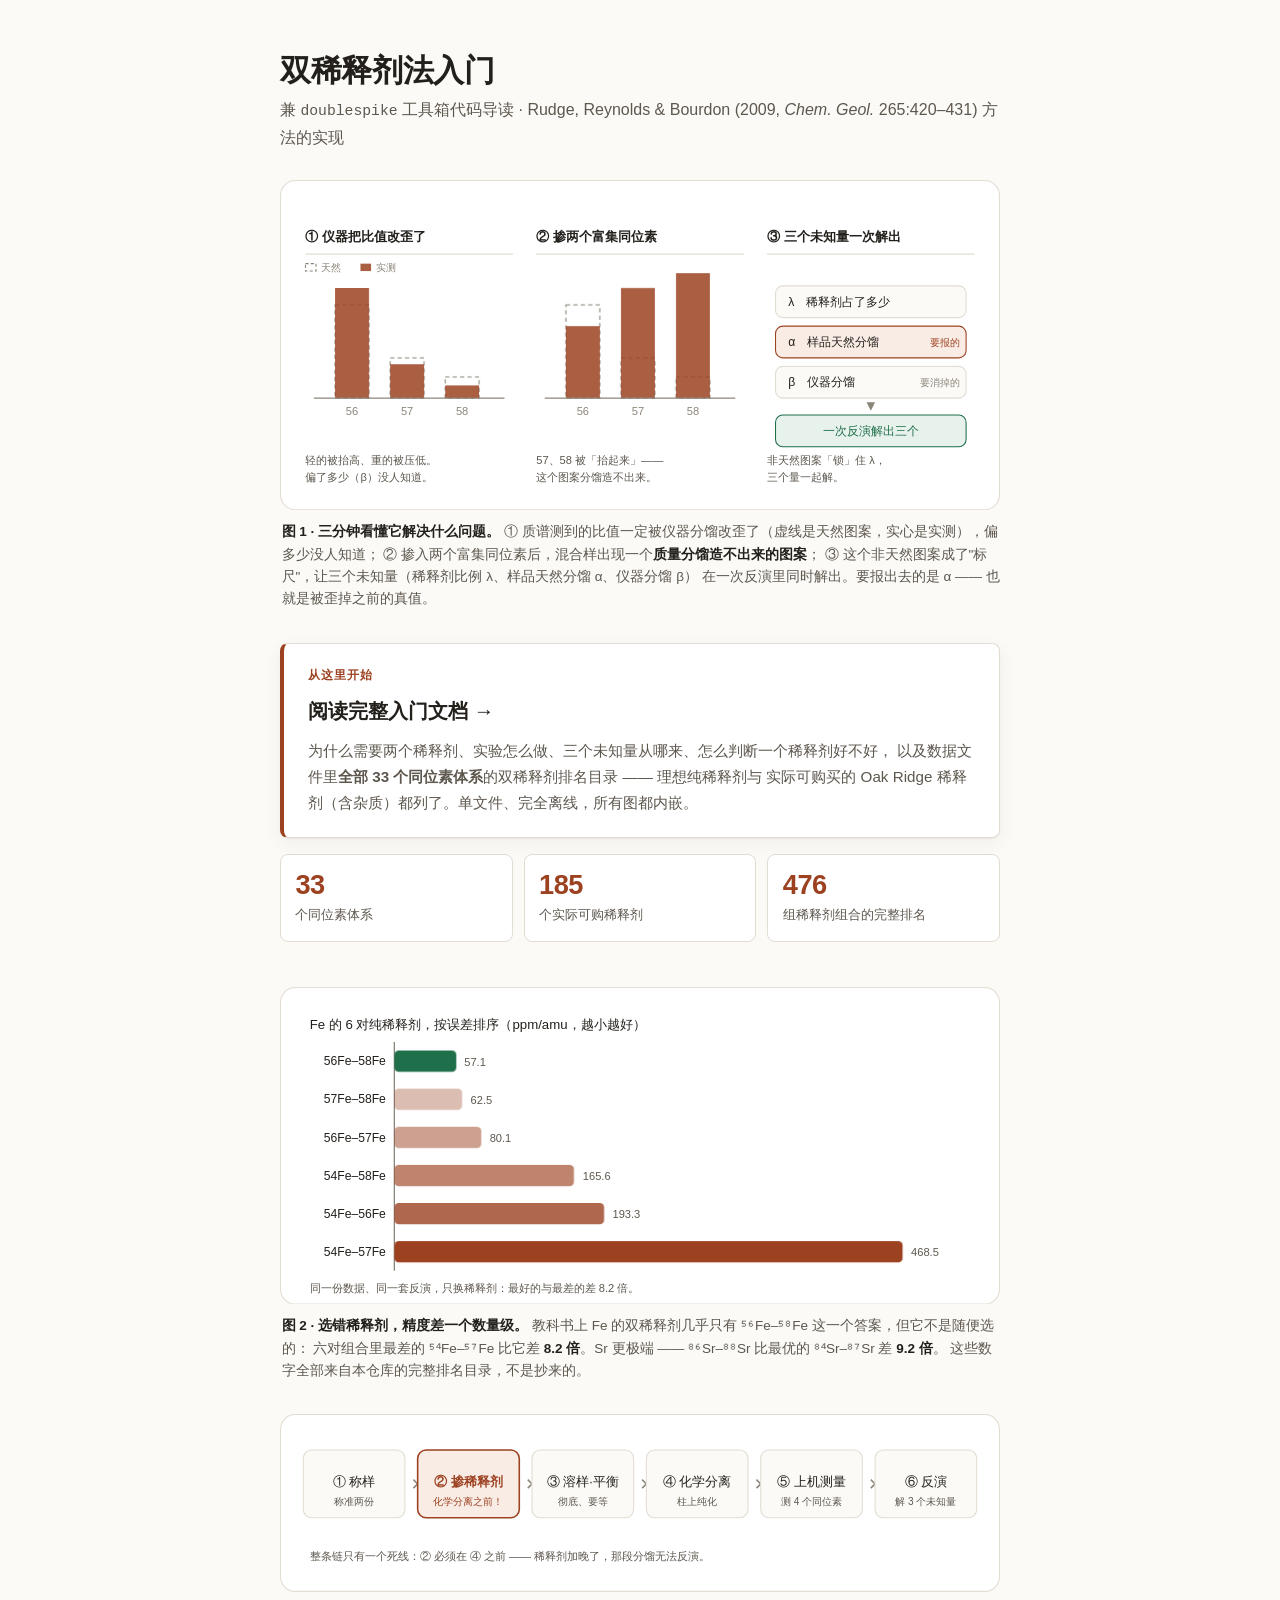
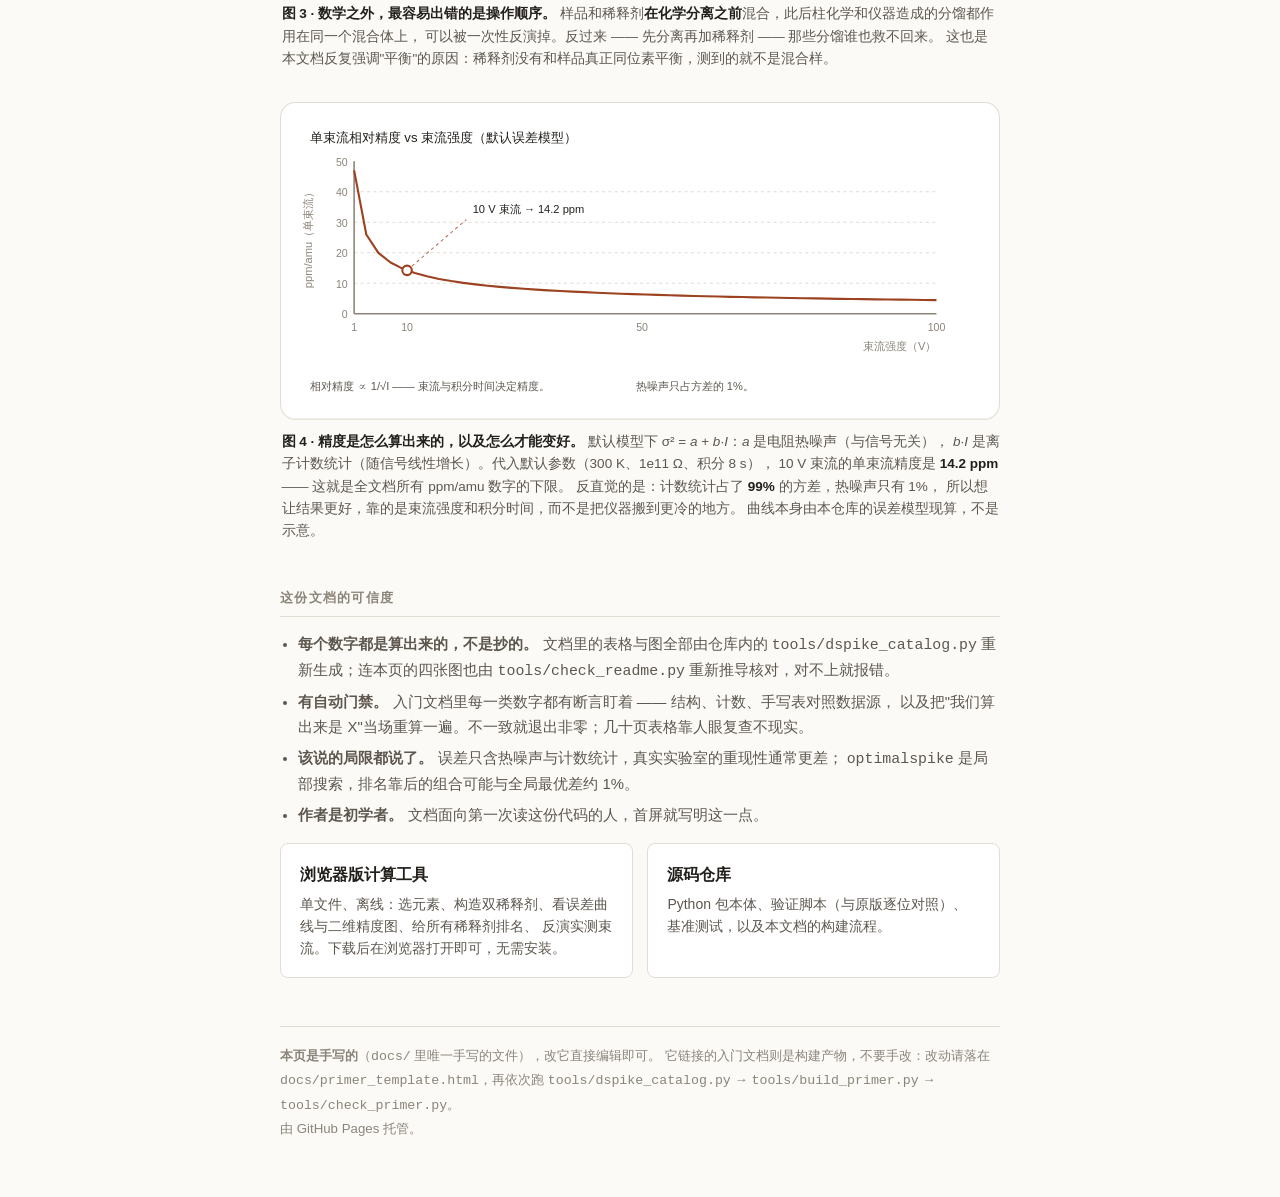
<file: docs/index.html>
<!DOCTYPE html>
<html lang="zh-CN">
<head>
<meta charset="utf-8">
<meta name="viewport" content="width=device-width, initial-scale=1">
<title>双稀释剂法入门 —— doublespike 工具箱</title>
<meta name="description" content="双稀释剂法（double spike）的离线入门文档与浏览器计算工具，出自 doublespike Python 工具箱。">
<style>
  :root {
    --bg: #fbfaf7;
    --panel: #ffffff;
    --ink: #23201c;
    --ink-soft: #5d574e;
    --ink-faint: #8b8479;
    --line: #e2ddd3;
    --accent: #9c4221;
    --accent-soft: #f8ece5;
    --good: #1f6f4a;
    --good-soft: #e7f2ec;
    --code-bg: #f4f1ea;
    --shadow: 0 1px 2px rgba(35, 32, 28, .06), 0 6px 20px rgba(35, 32, 28, .05);
    --shadow-hi: 0 2px 4px rgba(35, 32, 28, .08), 0 12px 28px rgba(35, 32, 28, .10);
  }
  @media (prefers-color-scheme: dark) {
    :root {
      --bg: #17181a;
      --panel: #1f2124;
      --ink: #e8e5df;
      --ink-soft: #b3aea4;
      --ink-faint: #8a857c;
      --line: #33363a;
      --accent: #e8a27f;
      --accent-soft: #33251f;
      --good: #74c69d;
      --good-soft: #1c2b24;
      --code-bg: #23262a;
      --shadow: 0 1px 2px rgba(0, 0, 0, .3), 0 6px 20px rgba(0, 0, 0, .25);
      --shadow-hi: 0 2px 4px rgba(0, 0, 0, .35), 0 12px 28px rgba(0, 0, 0, .3);
    }
  }
  * { box-sizing: border-box; }
  body {
    margin: 0;
    background: var(--bg);
    color: var(--ink);
    font: 16px/1.7 -apple-system, BlinkMacSystemFont, "Segoe UI", "Noto Sans SC",
          "PingFang SC", "Hiragino Sans GB", "Microsoft YaHei", sans-serif;
  }
  .wrap { max-width: 48rem; margin: 0 auto; padding: 3.2rem 1.5rem 4rem; }
  h1 { font-size: 1.95rem; line-height: 1.25; margin: 0 0 .35rem; letter-spacing: -.01em; }
  .sub { color: var(--ink-soft); margin: 0 0 1.8rem; }
  .sub code { font-size: .92em; }

  /* ---------- 图 ---------- */
  figure { margin: 0 0 2rem; }
  figure svg { display: block; width: 100%; height: auto; }
  figcaption {
    color: var(--ink-soft); font-size: .845rem; line-height: 1.65;
    margin-top: .7rem; padding-left: .1rem;
  }
  figcaption b { color: var(--ink); }

  /* ---------- 主行动按钮 ---------- */
  a.cta {
    display: block; text-decoration: none; color: inherit;
    background: var(--panel); border: 1px solid var(--line);
    border-left: 4px solid var(--accent);
    border-radius: 8px; padding: 1.35rem 1.5rem; box-shadow: var(--shadow);
    margin: 0 0 1rem;
    transition: transform .12s ease, box-shadow .12s ease;
  }
  a.cta:hover, a.cta:focus-visible { transform: translateY(-2px); box-shadow: var(--shadow-hi); }
  .cta .kicker {
    font-size: .78rem; letter-spacing: .09em; text-transform: uppercase;
    color: var(--accent); font-weight: 600; margin-bottom: .5rem;
  }
  .cta .name { font-size: 1.28rem; font-weight: 650; margin-bottom: .55rem; }
  .cta p { margin: 0; color: var(--ink-soft); font-size: .95rem; }

  /* ---------- 数字条 ---------- */
  .stats {
    display: grid; grid-template-columns: repeat(3, 1fr); gap: .7rem;
    margin: 0 0 2.8rem;
  }
  .stats div {
    background: var(--panel); border: 1px solid var(--line);
    border-radius: 8px; padding: .85rem .9rem;
  }
  .stats b {
    display: block; font-size: 1.7rem; line-height: 1.15;
    letter-spacing: -.02em; color: var(--accent); font-weight: 650;
  }
  .stats span { font-size: .8rem; color: var(--ink-soft); }

  /* ---------- 小卡片 ---------- */
  .grid { display: grid; gap: .9rem; margin-top: .9rem; }
  @media (min-width: 34rem) { .grid { grid-template-columns: 1fr 1fr; } }
  .card {
    display: block; text-decoration: none; color: inherit;
    background: var(--panel); border: 1px solid var(--line);
    border-radius: 8px; padding: 1.05rem 1.2rem;
  }
  .card:hover, .card:focus-visible { border-color: var(--accent); }
  .card .name { font-weight: 600; margin-bottom: .3rem; }
  .card p { margin: 0; color: var(--ink-soft); font-size: .875rem; line-height: 1.6; }

  h2 {
    font-size: .8rem; letter-spacing: .1em; text-transform: uppercase;
    color: var(--ink-faint); font-weight: 600;
    margin: 2.8rem 0 .9rem; padding-bottom: .45rem;
    border-bottom: 1px solid var(--line);
  }
  ul { margin: 0; padding-left: 1.15rem; color: var(--ink-soft); font-size: .93rem; }
  li { margin: .35rem 0; }
  footer {
    margin-top: 3rem; padding-top: 1.1rem; border-top: 1px solid var(--line);
    color: var(--ink-faint); font-size: .83rem; line-height: 1.75;
  }
  footer a { color: var(--ink-soft); }

  /* ---------- 动画：默认状态就是终态，关掉动画也不会缺内容 ---------- */
  @media (prefers-reduced-motion: no-preference) {
    .f  { animation: fade .55s ease both; }
    .f1 { animation-delay: .05s; }  .f2 { animation-delay: .18s; }
    .f3 { animation-delay: .31s; }  .f4 { animation-delay: .44s; }
    .f5 { animation-delay: .57s; }
    .grow {
      transform-box: fill-box; transform-origin: left center;
      animation: grow .8s cubic-bezier(.2, .7, .3, 1) both;
    }
    #sigcurve { stroke-dasharray: 1; stroke-dashoffset: 1; animation: draw 1.15s ease-out .2s both; }
  }
  @keyframes fade { from { opacity: 0; } to { opacity: 1; } }
  @keyframes grow { from { transform: scaleX(0); } to { transform: scaleX(1); } }
  @keyframes draw { to { stroke-dashoffset: 0; } }
</style>
</head>
<body>
<div class="wrap">

  <h1>双稀释剂法入门</h1>
  <p class="sub">兼 <code>doublespike</code> 工具箱代码导读 ·
     Rudge, Reynolds &amp; Bourdon (2009, <i>Chem. Geol.</i> 265:420–431) 方法的实现</p>

  <figure class="f f1">
    <svg viewBox="0 0 680 312" role="img"
         aria-label="双稀释剂法三部曲：仪器分馏把比值改歪、掺入两个富集同位素、一次反演解出三个未知量"
         font-family="-apple-system, Segoe UI, Microsoft YaHei, sans-serif">
      <rect x="0.5" y="0.5" width="679" height="311" rx="14" fill="var(--panel)" stroke="var(--line)"/>

      <text x="24" y="58" font-size="12.5" font-weight="600" fill="var(--ink)">① 仪器把比值改歪了</text>
      <line x1="24" y1="70" x2="220" y2="70" stroke="var(--line)"/>
      <g class="f f2">
        <rect x="24" y="79" width="10" height="7" fill="none" stroke="var(--ink-faint)" stroke-dasharray="3 2"/>
        <text x="39" y="86" font-size="9.5" fill="var(--ink-faint)">天然</text>
        <rect x="76" y="79" width="10" height="7" fill="var(--accent)" opacity="0.85"/>
        <text x="91" y="86" font-size="9.5" fill="var(--ink-faint)">实测</text>
      </g>
      <g class="f f2">
        <rect x="52"  y="118" width="32" height="88" fill="none" stroke="var(--ink-faint)" stroke-dasharray="4 3"/>
        <rect x="104" y="168" width="32" height="38" fill="none" stroke="var(--ink-faint)" stroke-dasharray="4 3"/>
        <rect x="156" y="186" width="32" height="20" fill="none" stroke="var(--ink-faint)" stroke-dasharray="4 3"/>
      </g>
      <g class="f f3">
        <rect x="52"  y="102" width="32" height="104" fill="var(--accent)" opacity="0.85"/>
        <rect x="104" y="174" width="32" height="32"  fill="var(--accent)" opacity="0.85"/>
        <rect x="156" y="194" width="32" height="12"  fill="var(--accent)" opacity="0.85"/>
      </g>
      <line x1="32" y1="206" x2="212" y2="206" stroke="var(--ink-faint)" stroke-width="1.2"/>
      <text x="68"  y="222" text-anchor="middle" font-size="10.5" fill="var(--ink-faint)">56</text>
      <text x="120" y="222" text-anchor="middle" font-size="10.5" fill="var(--ink-faint)">57</text>
      <text x="172" y="222" text-anchor="middle" font-size="10.5" fill="var(--ink-faint)">58</text>
      <g class="f f4">
        <text x="24" y="268" font-size="10.5" fill="var(--ink-soft)">轻的被抬高、重的被压低。</text>
        <text x="24" y="284" font-size="10.5" fill="var(--ink-soft)">偏了多少（β）没人知道。</text>
      </g>

      <text x="242" y="58" font-size="12.5" font-weight="600" fill="var(--ink)">② 掺两个富集同位素</text>
      <line x1="242" y1="70" x2="438" y2="70" stroke="var(--line)"/>
      <g class="f f2">
        <rect x="270" y="118" width="32" height="88" fill="none" stroke="var(--ink-faint)" stroke-dasharray="4 3"/>
        <rect x="322" y="168" width="32" height="38" fill="none" stroke="var(--ink-faint)" stroke-dasharray="4 3"/>
        <rect x="374" y="186" width="32" height="20" fill="none" stroke="var(--ink-faint)" stroke-dasharray="4 3"/>
      </g>
      <g class="f f3">
        <rect x="270" y="138" width="32" height="68"  fill="var(--accent)" opacity="0.85"/>
        <rect x="322" y="102" width="32" height="104" fill="var(--accent)" opacity="0.85"/>
        <rect x="374" y="88"  width="32" height="118" fill="var(--accent)" opacity="0.85"/>
      </g>
      <line x1="250" y1="206" x2="430" y2="206" stroke="var(--ink-faint)" stroke-width="1.2"/>
      <text x="286" y="222" text-anchor="middle" font-size="10.5" fill="var(--ink-faint)">56</text>
      <text x="338" y="222" text-anchor="middle" font-size="10.5" fill="var(--ink-faint)">57</text>
      <text x="390" y="222" text-anchor="middle" font-size="10.5" fill="var(--ink-faint)">58</text>
      <g class="f f4">
        <text x="242" y="268" font-size="10.5" fill="var(--ink-soft)">57、58 被「抬起来」——</text>
        <text x="242" y="284" font-size="10.5" fill="var(--ink-soft)">这个图案分馏造不出来。</text>
      </g>

      <text x="460" y="58" font-size="12.5" font-weight="600" fill="var(--ink)">③ 三个未知量一次解出</text>
      <line x1="460" y1="70" x2="656" y2="70" stroke="var(--line)"/>
      <g class="f f2">
        <rect x="468" y="100" width="180" height="30" rx="7" fill="var(--bg)" stroke="var(--line)"/>
        <text x="480" y="119" font-size="11.5" fill="var(--ink)">λ　稀释剂占了多少</text>
      </g>
      <g class="f f3">
        <rect x="468" y="138" width="180" height="30" rx="7" fill="var(--accent-soft)" stroke="var(--accent)"/>
        <text x="480" y="157" font-size="11.5" fill="var(--ink)">α　样品天然分馏</text>
        <text x="642" y="157" text-anchor="end" font-size="9.5" fill="var(--accent)">要报的</text>
      </g>
      <g class="f f4">
        <rect x="468" y="176" width="180" height="30" rx="7" fill="var(--bg)" stroke="var(--line)"/>
        <text x="480" y="195" font-size="11.5" fill="var(--ink)">β　仪器分馏</text>
        <text x="642" y="195" text-anchor="end" font-size="9.5" fill="var(--ink-faint)">要消掉的</text>
        <polygon points="554,210 562,210 558,218" fill="var(--ink-faint)"/>
        <rect x="468" y="222" width="180" height="30" rx="7" fill="var(--good-soft)" stroke="var(--good)"/>
        <text x="558" y="241" text-anchor="middle" font-size="11.5" fill="var(--good)">一次反演解出三个</text>
      </g>
      <g class="f f5">
        <text x="460" y="268" font-size="10.5" fill="var(--ink-soft)">非天然图案「锁」住 λ，</text>
        <text x="460" y="284" font-size="10.5" fill="var(--ink-soft)">三个量一起解。</text>
      </g>
    </svg>
    <figcaption><b>图 1 · 三分钟看懂它解决什么问题。</b>
      ① 质谱测到的比值一定被仪器分馏改歪了（虚线是天然图案，实心是实测），偏多少没人知道；
      ② 掺入两个富集同位素后，混合样出现一个<b>质量分馏造不出来的图案</b>；
      ③ 这个非天然图案成了"标尺"，让三个未知量（稀释剂比例 λ、样品天然分馏 α、仪器分馏 β）
      在一次反演里同时解出。要报出去的是 α —— 也就是被歪掉之前的真值。</figcaption>
  </figure>

  <a class="cta f f5" href="double-spike-primer.html">
    <div class="kicker">从这里开始</div>
    <div class="name">阅读完整入门文档 →</div>
    <p>为什么需要两个稀释剂、实验怎么做、三个未知量从哪来、怎么判断一个稀释剂好不好，
       以及数据文件里<b>全部 33 个同位素体系</b>的双稀释剂排名目录 —— 理想纯稀释剂与
       实际可购买的 Oak Ridge 稀释剂（含杂质）都列了。单文件、完全离线，所有图都内嵌。</p>
  </a>

  <div class="stats">
    <div><b>33</b><span>个同位素体系</span></div>
    <div><b>185</b><span>个实际可购稀释剂</span></div>
    <div><b>476</b><span>组稀释剂组合的完整排名</span></div>
  </div>

  <figure class="f f2">
    <svg viewBox="0 0 680 300" role="img"
         aria-label="Fe 的六对纯稀释剂按误差排序的条形图，最好的与最差的相差八点二倍"
         font-family="-apple-system, Segoe UI, Microsoft YaHei, sans-serif">
      <rect x="0.5" y="0.5" width="679" height="299" rx="14" fill="var(--panel)" stroke="var(--line)"/>
      <text x="28" y="40" font-size="12.5" fill="var(--ink)">Fe 的 6 对纯稀释剂，按误差排序（ppm/amu，越小越好）</text>
      <line x1="108" y1="52" x2="108" y2="268" stroke="var(--ink-faint)" stroke-width="1.2"/>

      <text x="100" y="74"  text-anchor="end" font-size="11.5" fill="var(--ink)">56Fe–58Fe</text>
      <rect class="grow" x="108" y="60"  width="58.5"  height="20" rx="4" fill="var(--good)"/>
      <text x="174" y="74.5" font-size="10.5" fill="var(--ink-soft)">57.1</text>

      <text x="100" y="110" text-anchor="end" font-size="11.5" fill="var(--ink)">57Fe–58Fe</text>
      <rect class="grow" x="108" y="96"  width="64.0"  height="20" rx="4" fill="var(--accent)" opacity="0.35"/>
      <text x="180" y="110.5" font-size="10.5" fill="var(--ink-soft)">62.5</text>

      <text x="100" y="146" text-anchor="end" font-size="11.5" fill="var(--ink)">56Fe–57Fe</text>
      <rect class="grow" x="108" y="132" width="82.1"  height="20" rx="4" fill="var(--accent)" opacity="0.5"/>
      <text x="198" y="146.5" font-size="10.5" fill="var(--ink-soft)">80.1</text>

      <text x="100" y="182" text-anchor="end" font-size="11.5" fill="var(--ink)">54Fe–58Fe</text>
      <rect class="grow" x="108" y="168" width="169.6" height="20" rx="4" fill="var(--accent)" opacity="0.65"/>
      <text x="286" y="182.5" font-size="10.5" fill="var(--ink-soft)">165.6</text>

      <text x="100" y="218" text-anchor="end" font-size="11.5" fill="var(--ink)">54Fe–56Fe</text>
      <rect class="grow" x="108" y="204" width="198.1" height="20" rx="4" fill="var(--accent)" opacity="0.8"/>
      <text x="314" y="218.5" font-size="10.5" fill="var(--ink-soft)">193.3</text>

      <text x="100" y="254" text-anchor="end" font-size="11.5" fill="var(--ink)">54Fe–57Fe</text>
      <rect class="grow" x="108" y="240" width="480.0" height="20" rx="4" fill="var(--accent)"/>
      <text x="596" y="254.5" font-size="10.5" fill="var(--ink-soft)">468.5</text>

      <text x="28" y="288" font-size="10.5" fill="var(--ink-soft)">同一份数据、同一套反演，只换稀释剂：最好的与最差的差 8.2 倍。</text>
    </svg>
    <figcaption><b>图 2 · 选错稀释剂，精度差一个数量级。</b>
      教科书上 Fe 的双稀释剂几乎只有 ⁵⁶Fe–⁵⁸Fe 这一个答案，但它不是随便选的：
      六对组合里最差的 ⁵⁴Fe–⁵⁷Fe 比它差 <b>8.2 倍</b>。Sr 更极端 ——
      ⁸⁶Sr–⁸⁸Sr 比最优的 ⁸⁴Sr–⁸⁷Sr 差 <b>9.2 倍</b>。
      这些数字全部来自本仓库的完整排名目录，不是抄来的。</figcaption>
  </figure>

  <figure class="f f2">
    <svg viewBox="0 0 680 168" role="img"
         aria-label="双稀释剂分析的六步流程，其中掺稀释剂必须在化学分离之前"
         font-family="-apple-system, Segoe UI, Microsoft YaHei, sans-serif">
      <rect x="0.5" y="0.5" width="679" height="167" rx="14" fill="var(--panel)" stroke="var(--line)"/>

      <rect x="22"  y="34" width="96" height="64" rx="8" fill="var(--bg)" stroke="var(--line)"/>
      <text x="70"  y="68" text-anchor="middle" font-size="12" fill="var(--ink)">① 称样</text>
      <text x="70"  y="86" text-anchor="middle" font-size="9.5" fill="var(--ink-soft)">称准两份</text>

      <polyline points="126,62 130,66 126,70" fill="none" stroke="var(--ink-faint)" stroke-width="1.4"/>
      <rect x="130" y="34" width="96" height="64" rx="8" fill="var(--accent-soft)" stroke="var(--accent)" stroke-width="1.5"/>
      <text x="178" y="68" text-anchor="middle" font-size="12" font-weight="600" fill="var(--accent)">② 掺稀释剂</text>
      <text x="178" y="86" text-anchor="middle" font-size="9.5" fill="var(--accent)">化学分离之前！</text>

      <polyline points="234,62 238,66 234,70" fill="none" stroke="var(--ink-faint)" stroke-width="1.4"/>
      <rect x="238" y="34" width="96" height="64" rx="8" fill="var(--bg)" stroke="var(--line)"/>
      <text x="286" y="68" text-anchor="middle" font-size="12" fill="var(--ink)">③ 溶样·平衡</text>
      <text x="286" y="86" text-anchor="middle" font-size="9.5" fill="var(--ink-soft)">彻底、要等</text>

      <polyline points="342,62 346,66 342,70" fill="none" stroke="var(--ink-faint)" stroke-width="1.4"/>
      <rect x="346" y="34" width="96" height="64" rx="8" fill="var(--bg)" stroke="var(--line)"/>
      <text x="394" y="68" text-anchor="middle" font-size="12" fill="var(--ink)">④ 化学分离</text>
      <text x="394" y="86" text-anchor="middle" font-size="9.5" fill="var(--ink-soft)">柱上纯化</text>

      <polyline points="450,62 454,66 450,70" fill="none" stroke="var(--ink-faint)" stroke-width="1.4"/>
      <rect x="454" y="34" width="96" height="64" rx="8" fill="var(--bg)" stroke="var(--line)"/>
      <text x="502" y="68" text-anchor="middle" font-size="12" fill="var(--ink)">⑤ 上机测量</text>
      <text x="502" y="86" text-anchor="middle" font-size="9.5" fill="var(--ink-soft)">测 4 个同位素</text>

      <polyline points="558,62 562,66 558,70" fill="none" stroke="var(--ink-faint)" stroke-width="1.4"/>
      <rect x="562" y="34" width="96" height="64" rx="8" fill="var(--bg)" stroke="var(--line)"/>
      <text x="610" y="68" text-anchor="middle" font-size="12" fill="var(--ink)">⑥ 反演</text>
      <text x="610" y="86" text-anchor="middle" font-size="9.5" fill="var(--ink-soft)">解 3 个未知量</text>

      <text x="28" y="138" font-size="10.5" fill="var(--ink-soft)">整条链只有一个死线：② 必须在 ④ 之前 —— 稀释剂加晚了，那段分馏无法反演。</text>
    </svg>
    <figcaption><b>图 3 · 数学之外，最容易出错的是操作顺序。</b>
      样品和稀释剂<b>在化学分离之前</b>混合，此后柱化学和仪器造成的分馏都作用在同一个混合体上，
      可以被一次性反演掉。反过来 —— 先分离再加稀释剂 —— 那些分馏谁也救不回来。
      这也是本文档反复强调"平衡"的原因：稀释剂没有和样品真正同位素平衡，测到的就不是混合样。</figcaption>
  </figure>

  <figure class="f f2">
    <svg viewBox="0 0 680 300" role="img"
         aria-label="单束流相对精度随束流强度变化的曲线，从 1 伏的 47 ppm 降到 100 伏的 4.5 ppm"
         font-family="-apple-system, Segoe UI, Microsoft YaHei, sans-serif">
      <rect x="0.5" y="0.5" width="679" height="299" rx="14" fill="var(--panel)" stroke="var(--line)"/>
      <text x="28" y="38" font-size="12.5" fill="var(--ink)">单束流相对精度 vs 束流强度（默认误差模型）</text>

      <line x1="70" y1="84.8"  x2="620" y2="84.8"  stroke="var(--line)" stroke-dasharray="3 3"/>
      <line x1="70" y1="113.6" x2="620" y2="113.6" stroke="var(--line)" stroke-dasharray="3 3"/>
      <line x1="70" y1="142.4" x2="620" y2="142.4" stroke="var(--line)" stroke-dasharray="3 3"/>
      <line x1="70" y1="171.2" x2="620" y2="171.2" stroke="var(--line)" stroke-dasharray="3 3"/>
      <line x1="70" y1="200"   x2="620" y2="200"   stroke="var(--ink-faint)" stroke-width="1.5"/>
      <line x1="70" y1="56"    x2="70"  y2="200"   stroke="var(--ink-faint)" stroke-width="1.5"/>

      <text x="64" y="60"    text-anchor="end" font-size="10" fill="var(--ink-faint)">50</text>
      <text x="64" y="88.8"  text-anchor="end" font-size="10" fill="var(--ink-faint)">40</text>
      <text x="64" y="117.6" text-anchor="end" font-size="10" fill="var(--ink-faint)">30</text>
      <text x="64" y="146.4" text-anchor="end" font-size="10" fill="var(--ink-faint)">20</text>
      <text x="64" y="175.2" text-anchor="end" font-size="10" fill="var(--ink-faint)">10</text>
      <text x="64" y="204"   text-anchor="end" font-size="10" fill="var(--ink-faint)">0</text>

      <text x="70"  y="216" text-anchor="middle" font-size="10" fill="var(--ink-faint)">1</text>
      <text x="120" y="216" text-anchor="middle" font-size="10" fill="var(--ink-faint)">10</text>
      <text x="342" y="216" text-anchor="middle" font-size="10" fill="var(--ink-faint)">50</text>
      <text x="620" y="216" text-anchor="middle" font-size="10" fill="var(--ink-faint)">100</text>
      <text x="620" y="234" text-anchor="end" font-size="10.5" fill="var(--ink-faint)">束流强度（V）</text>
      <text x="30" y="128" transform="rotate(-90 30 128)" text-anchor="middle" font-size="10.5" fill="var(--ink-faint)">ppm/amu（单束流）</text>

      <polyline id="sigcurve" pathLength="1" fill="none" stroke="var(--accent)" stroke-width="2" stroke-linejoin="round"
        points="70.0,64.6 81.5,125.1 92.9,142.5 104.4,151.6 115.8,157.4 127.3,161.5 138.8,164.6 150.2,167.1 161.7,169.1 173.1,170.8 184.6,172.2 196.0,173.5 207.5,174.6 219.0,175.5 230.4,176.4 241.9,177.2 253.3,177.9 264.8,178.5 276.2,179.1 287.7,179.6 299.2,180.1 310.6,180.6 322.1,181.1 333.5,181.5 345.0,181.8 356.5,182.2 367.9,182.5 379.4,182.9 390.8,183.2 402.3,183.5 413.8,183.7 425.2,184.0 436.7,184.2 448.1,184.5 459.6,184.7 471.0,184.9 482.5,185.1 494.0,185.3 505.4,185.5 516.9,185.7 528.3,185.9 539.8,186.1 551.2,186.2 562.7,186.4 574.2,186.5 585.6,186.7 597.1,186.8 608.5,187.0 620.0,187.1"/>

      <g class="f f4">
        <line x1="120" y1="159" x2="176" y2="111" stroke="var(--accent)" stroke-dasharray="3 3" opacity="0.75"/>
        <circle cx="120" cy="159" r="4.5" fill="var(--panel)" stroke="var(--accent)" stroke-width="2"/>
        <text x="182" y="105" font-size="10.5" fill="var(--ink)">10 V 束流 → 14.2 ppm</text>
      </g>

      <text x="28" y="272" font-size="10.5" fill="var(--ink-soft)">相对精度 ∝ 1/√I —— 束流与积分时间决定精度。</text>
      <text x="336" y="272" font-size="10.5" fill="var(--ink-soft)">热噪声只占方差的 1%。</text>
    </svg>
    <figcaption><b>图 4 · 精度是怎么算出来的，以及怎么才能变好。</b>
      默认模型下 σ² = <i>a</i> + <i>b</i>·<i>I</i>：<i>a</i> 是电阻热噪声（与信号无关），
      <i>b</i>·<i>I</i> 是离子计数统计（随信号线性增长）。代入默认参数（300 K、1e11 Ω、积分 8 s），
      10 V 束流的单束流精度是 <b>14.2 ppm</b> —— 这就是全文档所有 ppm/amu 数字的下限。
      反直觉的是：计数统计占了 <b>99%</b> 的方差，热噪声只有 1%，
      所以想让结果更好，靠的是束流强度和积分时间，而不是把仪器搬到更冷的地方。
      曲线本身由本仓库的误差模型现算，不是示意。</figcaption>
  </figure>

  <h2>这份文档的可信度</h2>
  <ul>
    <li><b>每个数字都是算出来的，不是抄的。</b> 文档里的表格与图全部由仓库内的
        <code>tools/dspike_catalog.py</code> 重新生成；连本页的四张图也由
        <code>tools/check_readme.py</code> 重新推导核对，对不上就报错。</li>
    <li><b>有自动门禁。</b> 入门文档里每一类数字都有断言盯着 —— 结构、计数、手写表对照数据源，
        以及把"我们算出来是 X"当场重算一遍。不一致就退出非零；几十页表格靠人眼复查不现实。</li>
    <li><b>该说的局限都说了。</b> 误差只含热噪声与计数统计，真实实验室的重现性通常更差；
        <code>optimalspike</code> 是局部搜索，排名靠后的组合可能与全局最优差约 1%。</li>
    <li><b>作者是初学者。</b> 文档面向第一次读这份代码的人，首屏就写明这一点。</li>
  </ul>

  <div class="grid">
    <a class="card" href="https://github.com/chengkaide/pyspike/blob/main/webgui/doublespike-gui.html">
      <div class="name">浏览器版计算工具</div>
      <p>单文件、离线：选元素、构造双稀释剂、看误差曲线与二维精度图、给所有稀释剂排名、
         反演实测束流。下载后在浏览器打开即可，无需安装。</p>
    </a>
    <a class="card" href="https://github.com/chengkaide/pyspike">
      <div class="name">源码仓库</div>
      <p>Python 包本体、验证脚本（与原版逐位对照）、基准测试，以及本文档的构建流程。</p>
    </a>
  </div>

  <footer>
    <b>本页是手写的</b>（<code>docs/</code> 里唯一手写的文件），改它直接编辑即可。
    它链接的入门文档则是构建产物，不要手改：改动请落在
    <code>docs/primer_template.html</code>，再依次跑
    <code>tools/dspike_catalog.py</code> → <code>tools/build_primer.py</code> →
    <code>tools/check_primer.py</code>。<br>
    由 GitHub Pages 托管。
  </footer>

</div>
</body>
</html>
</file>
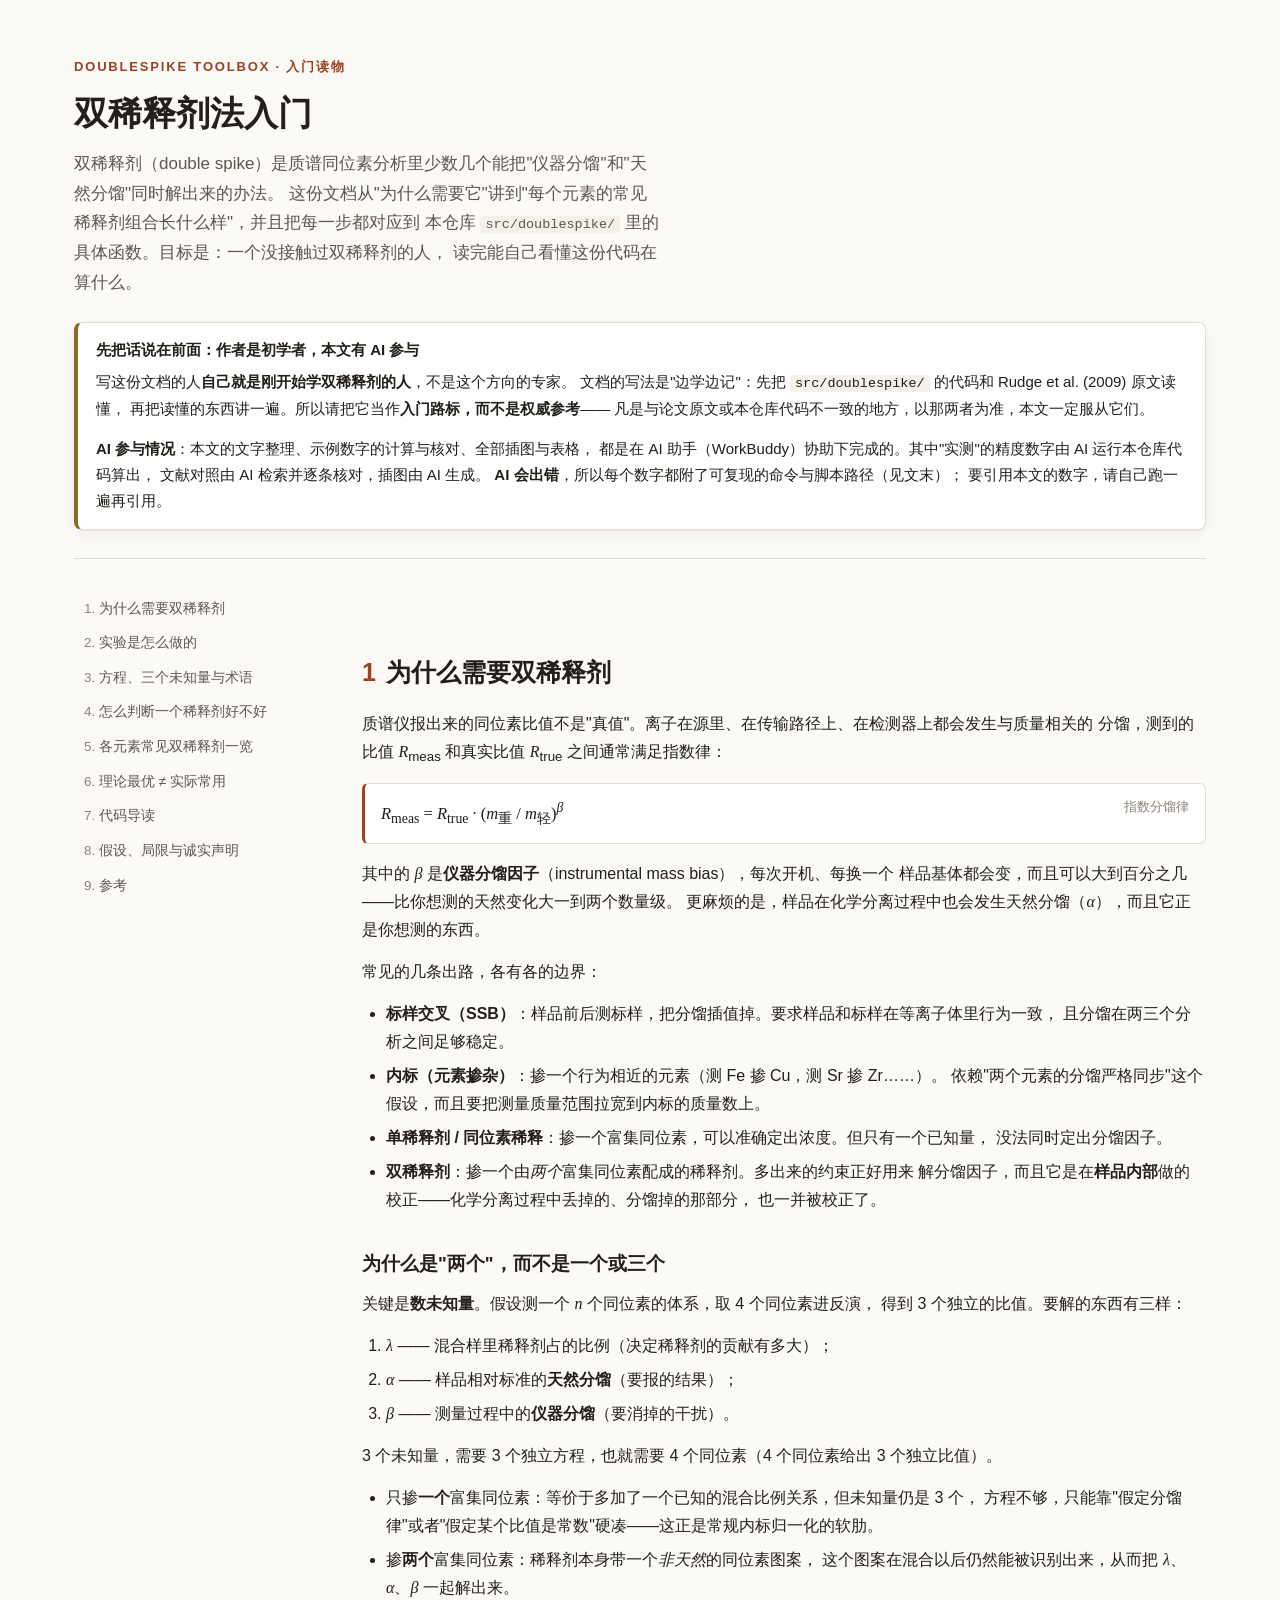
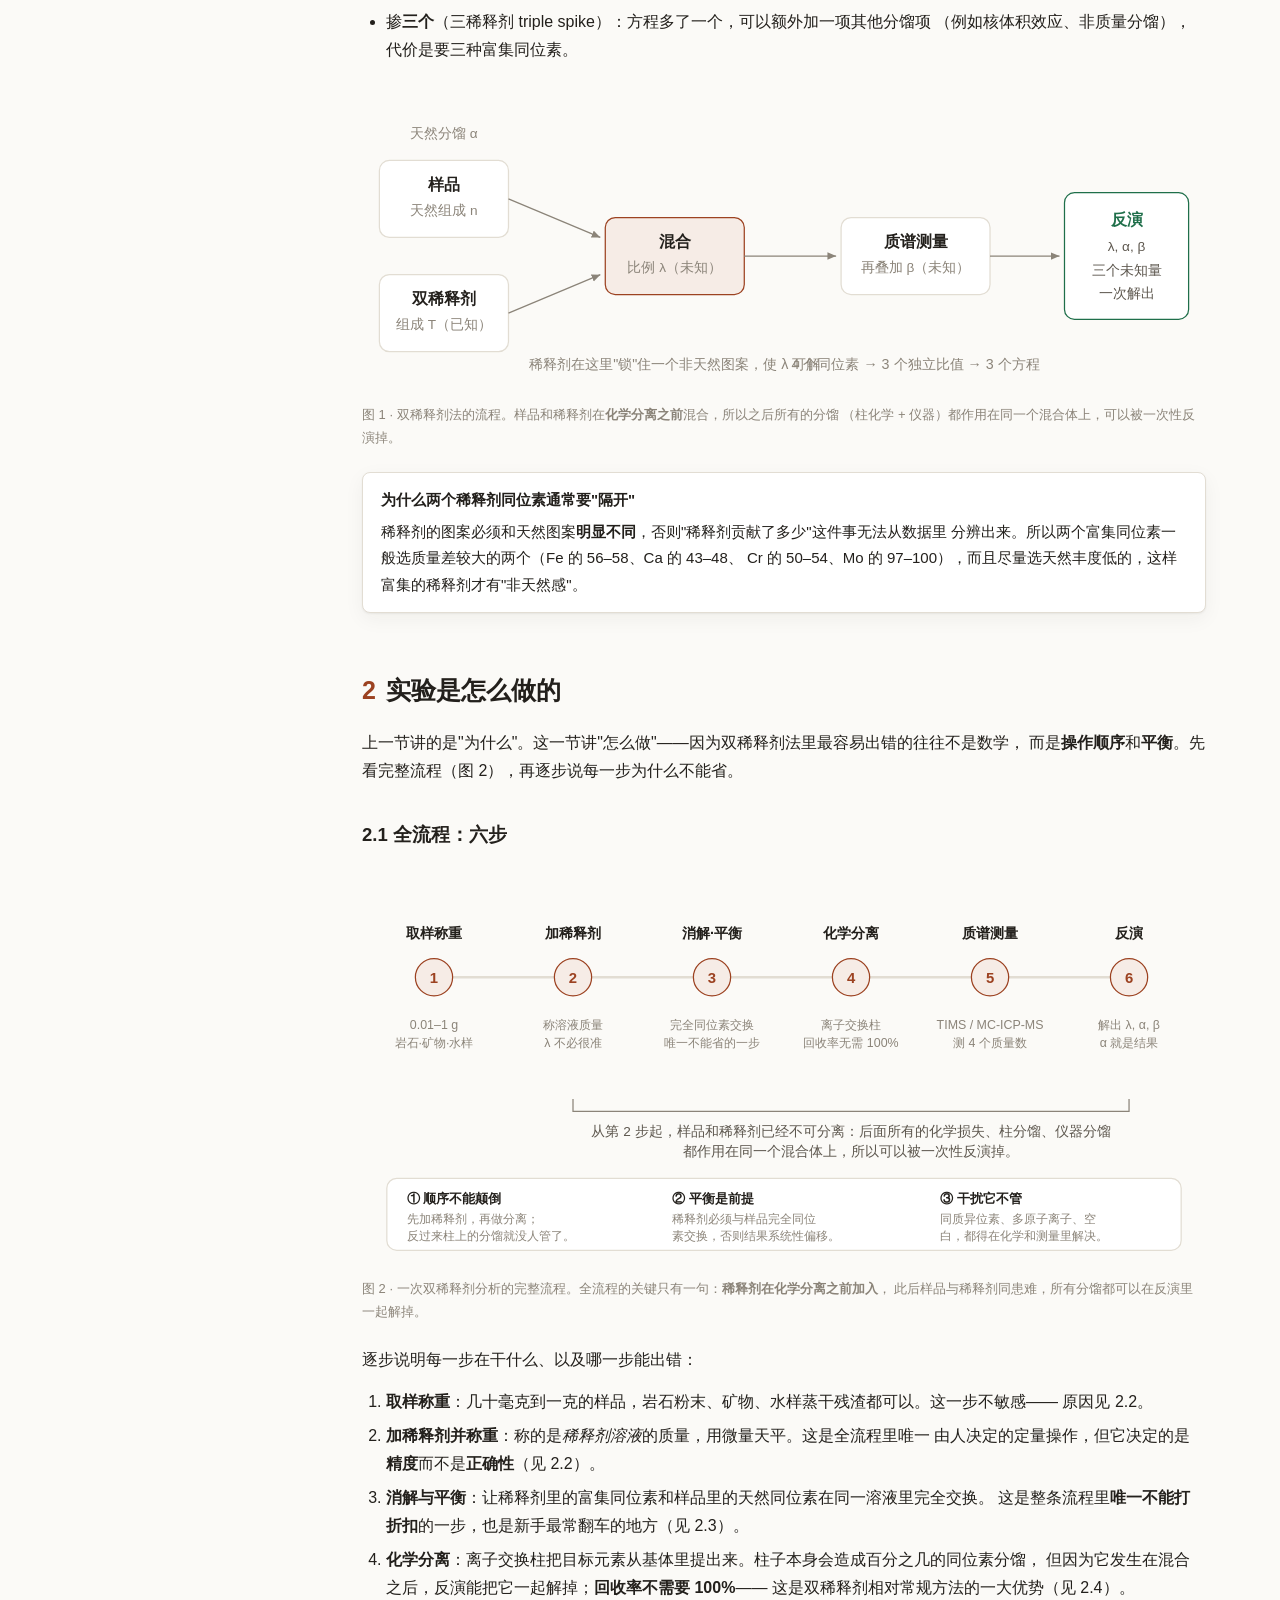
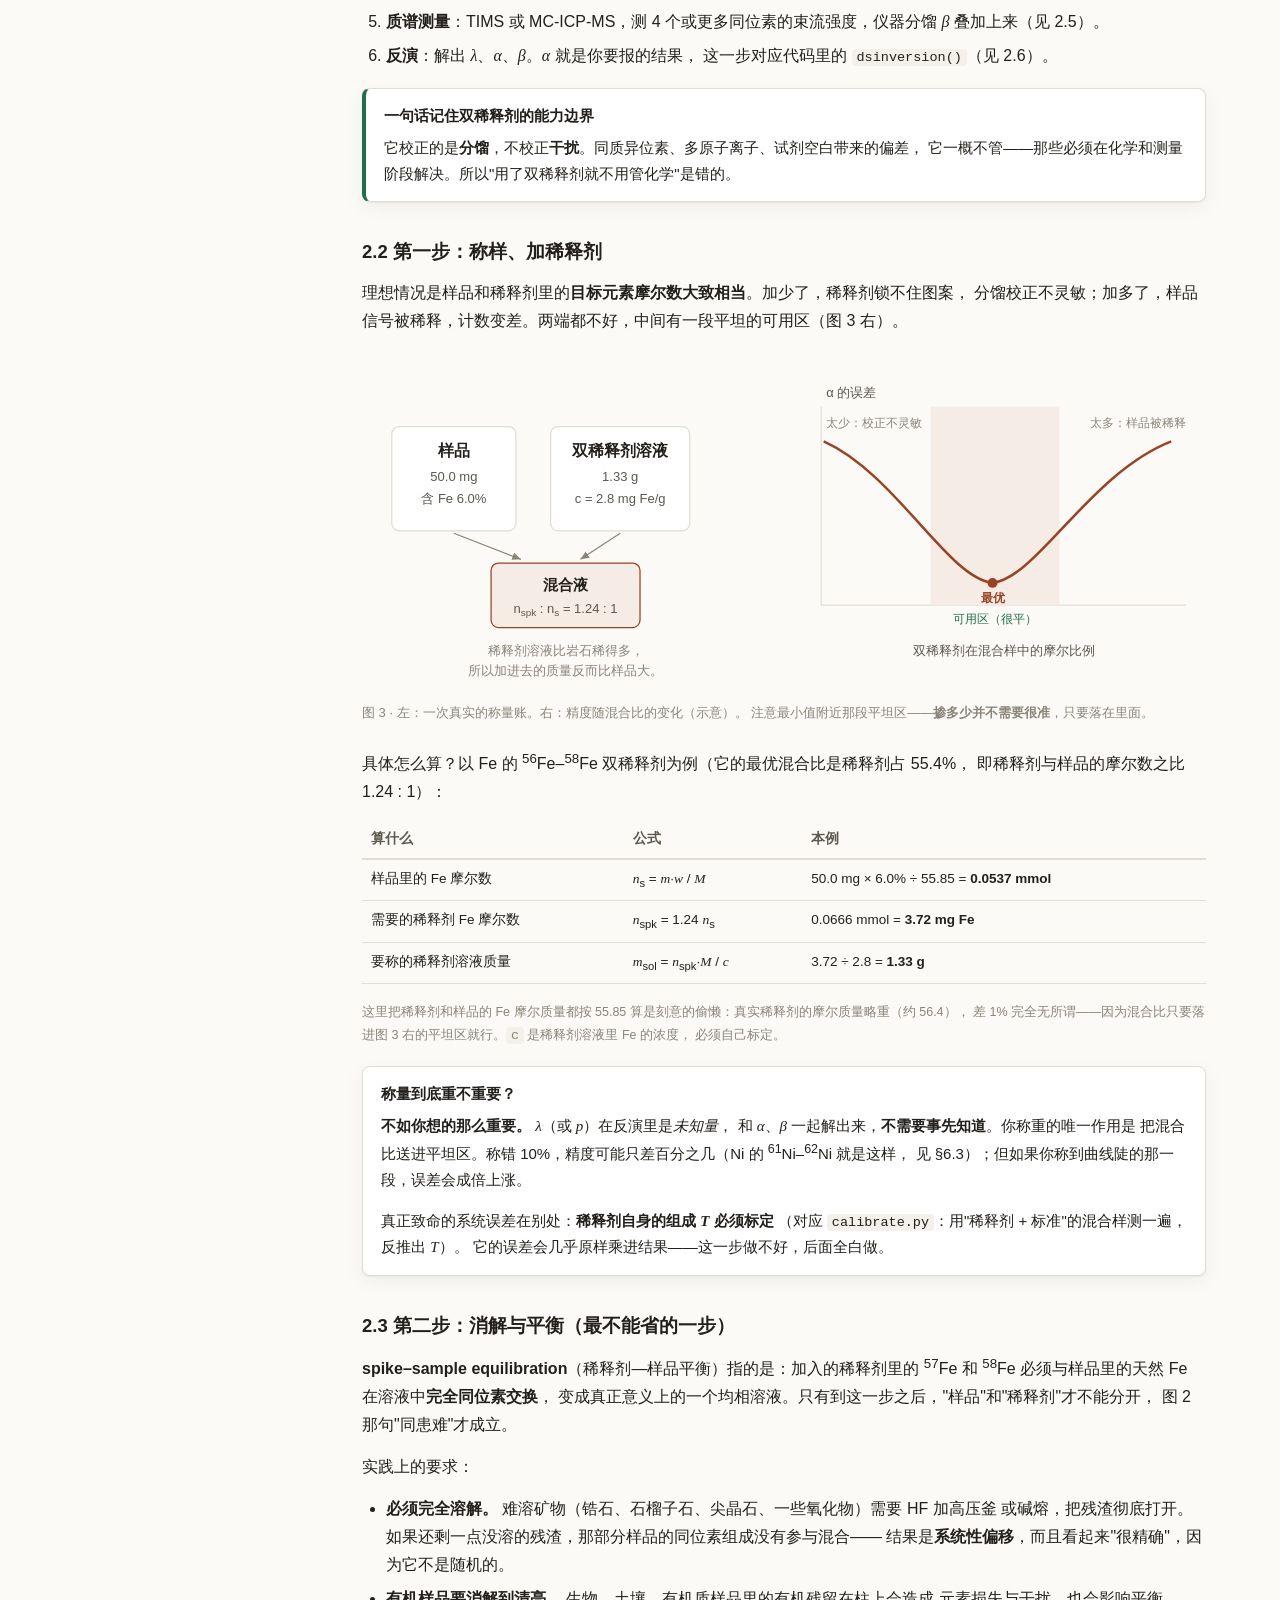
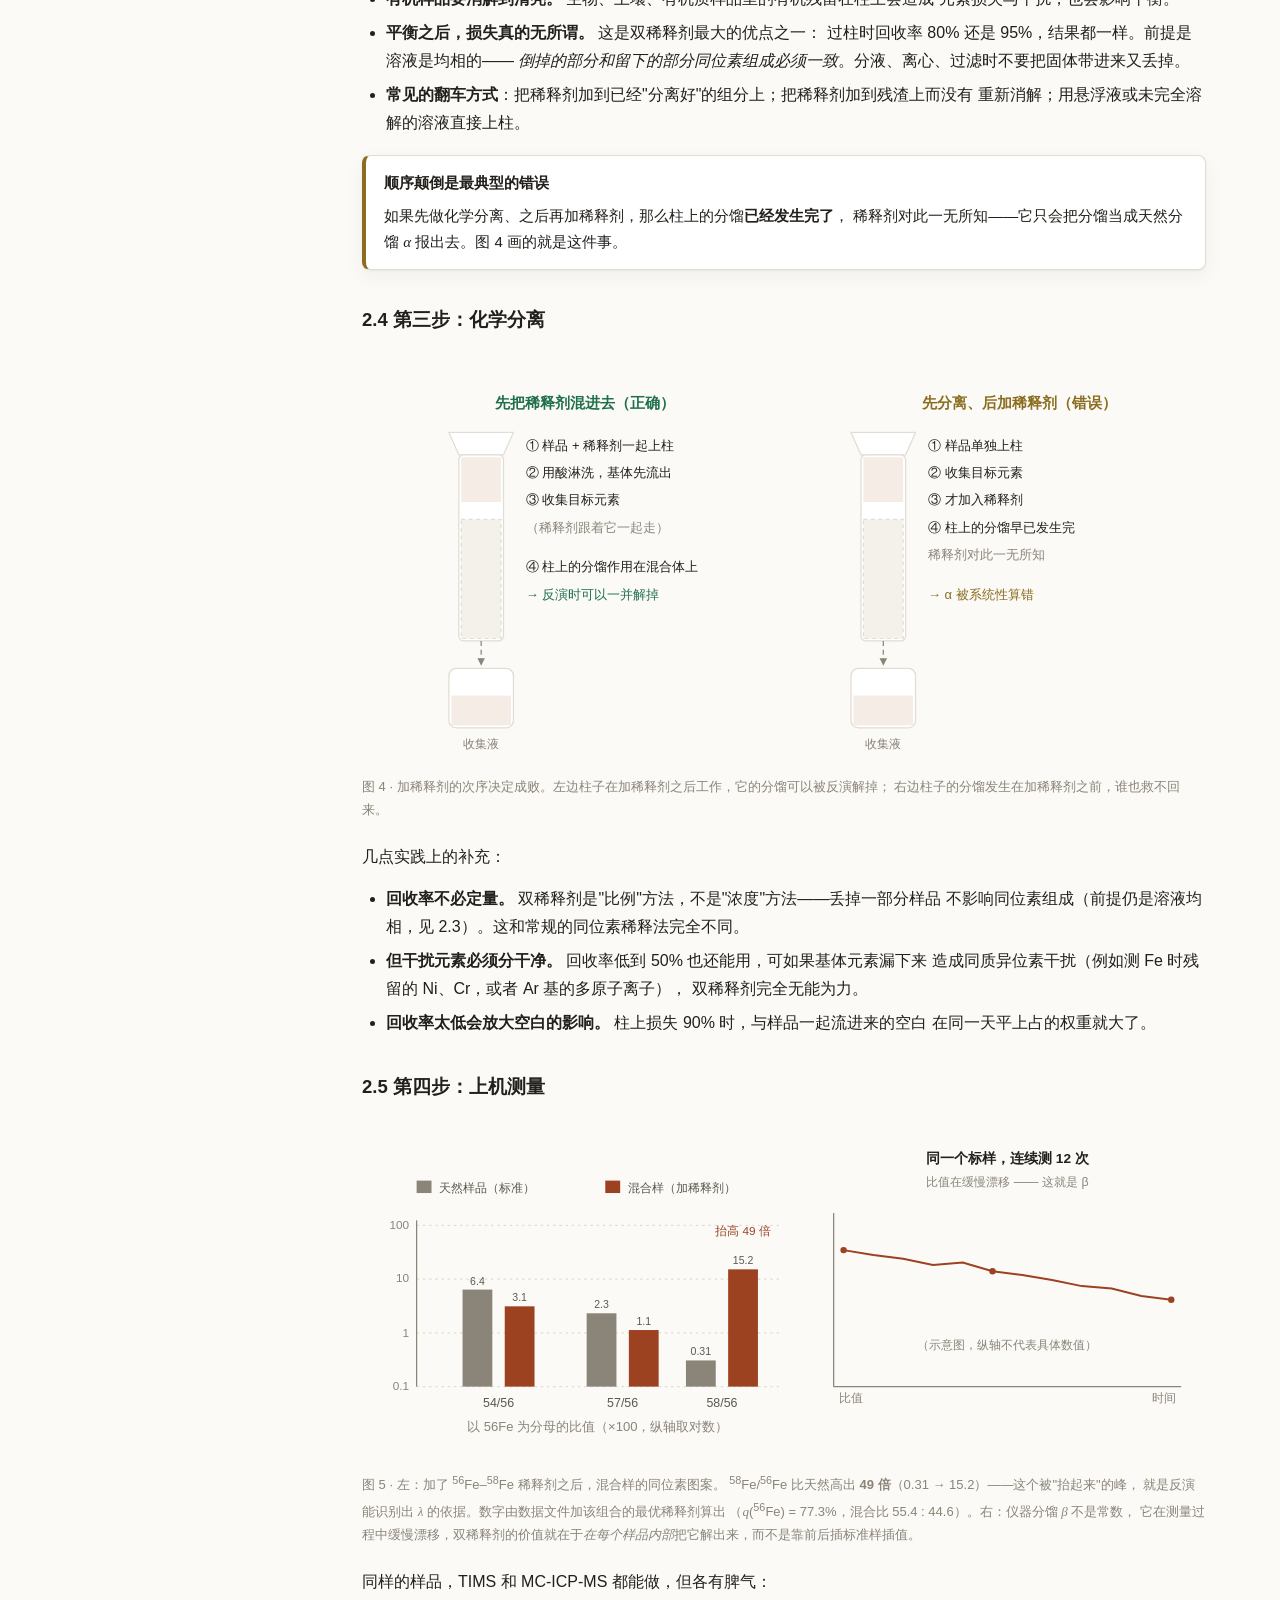
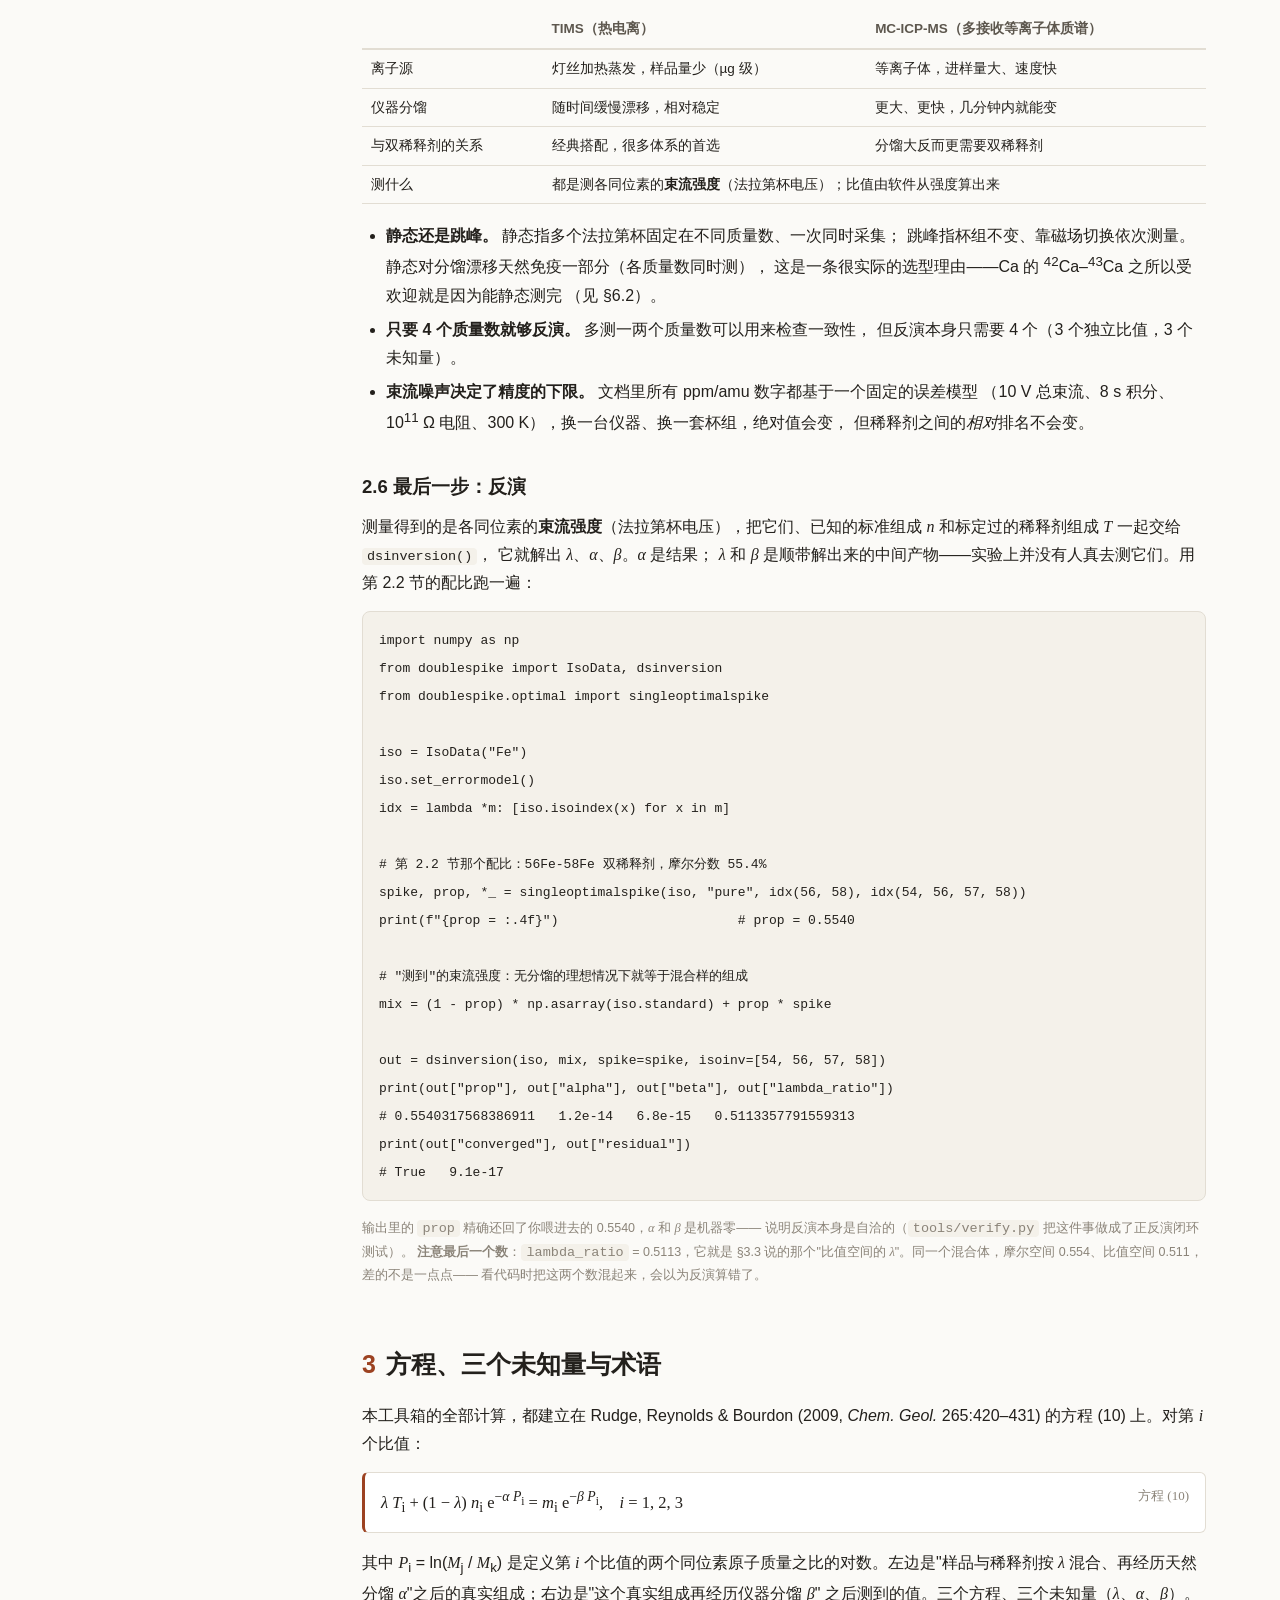
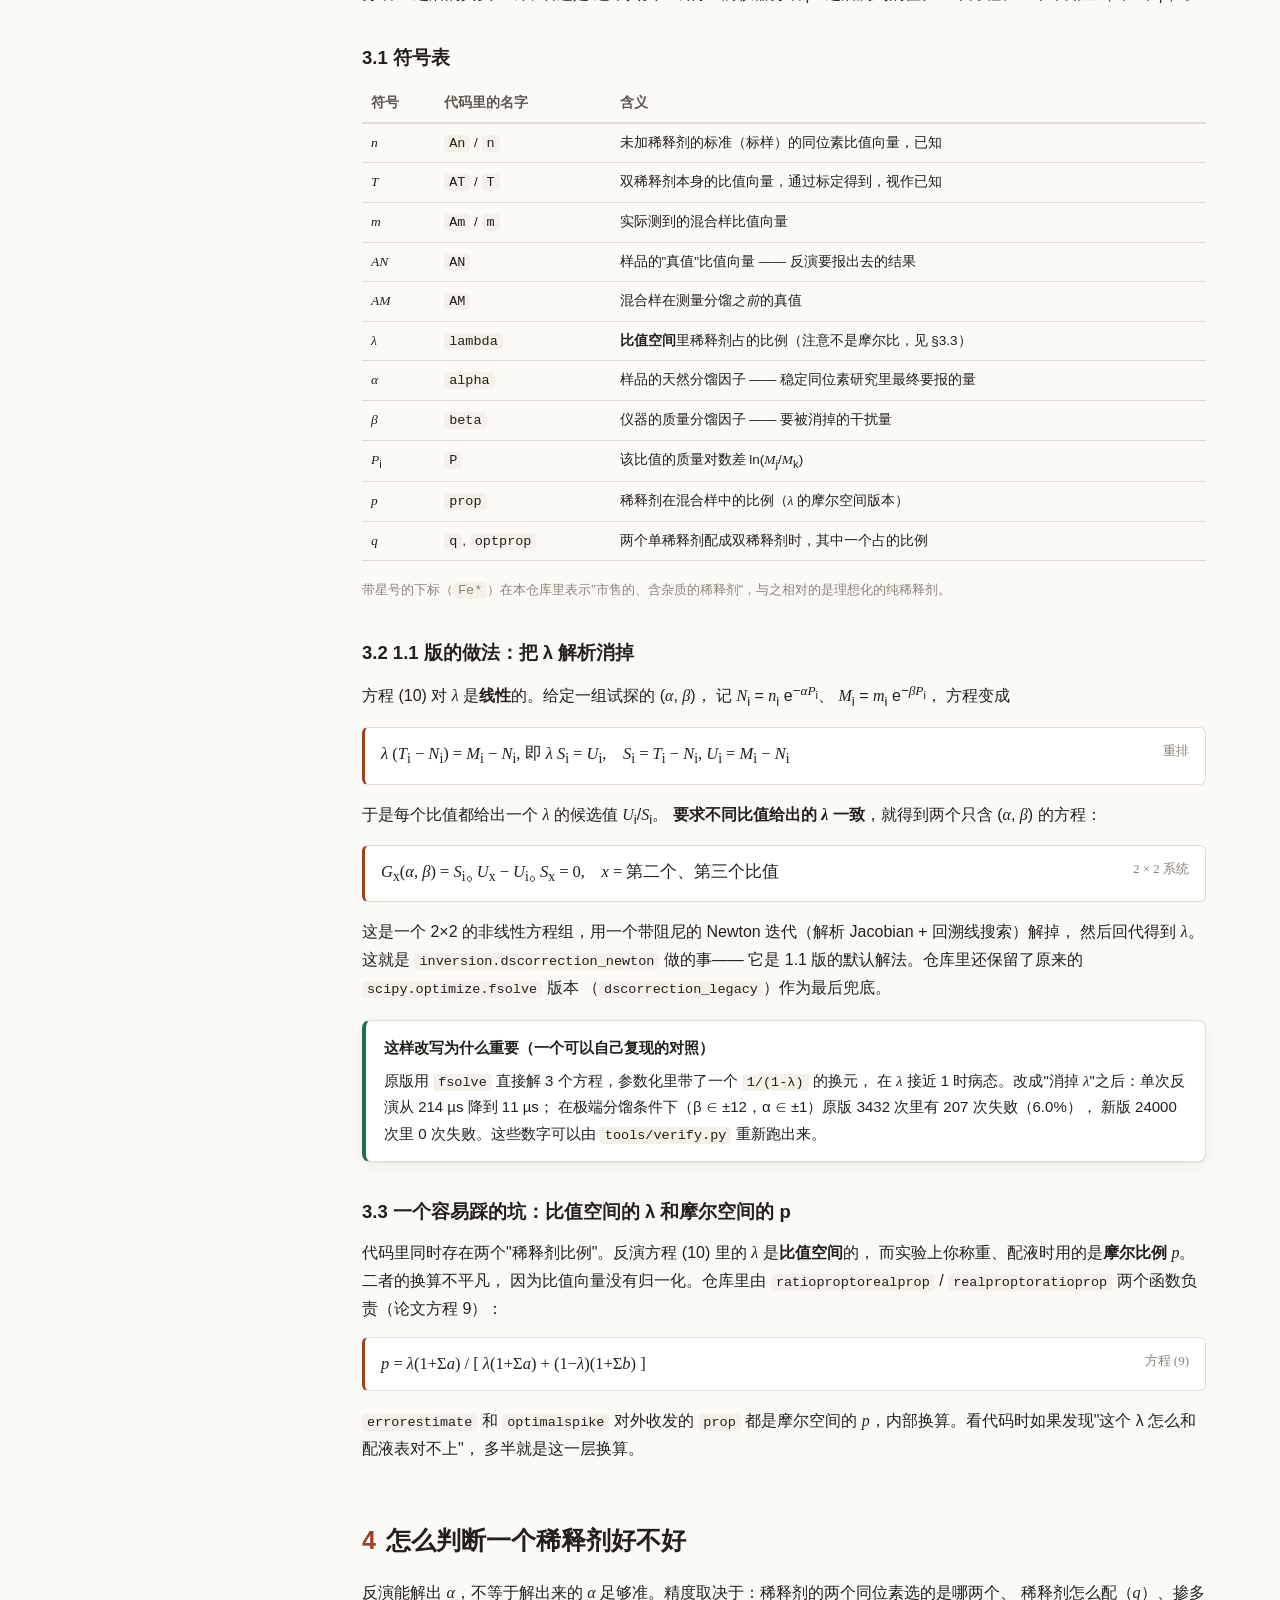
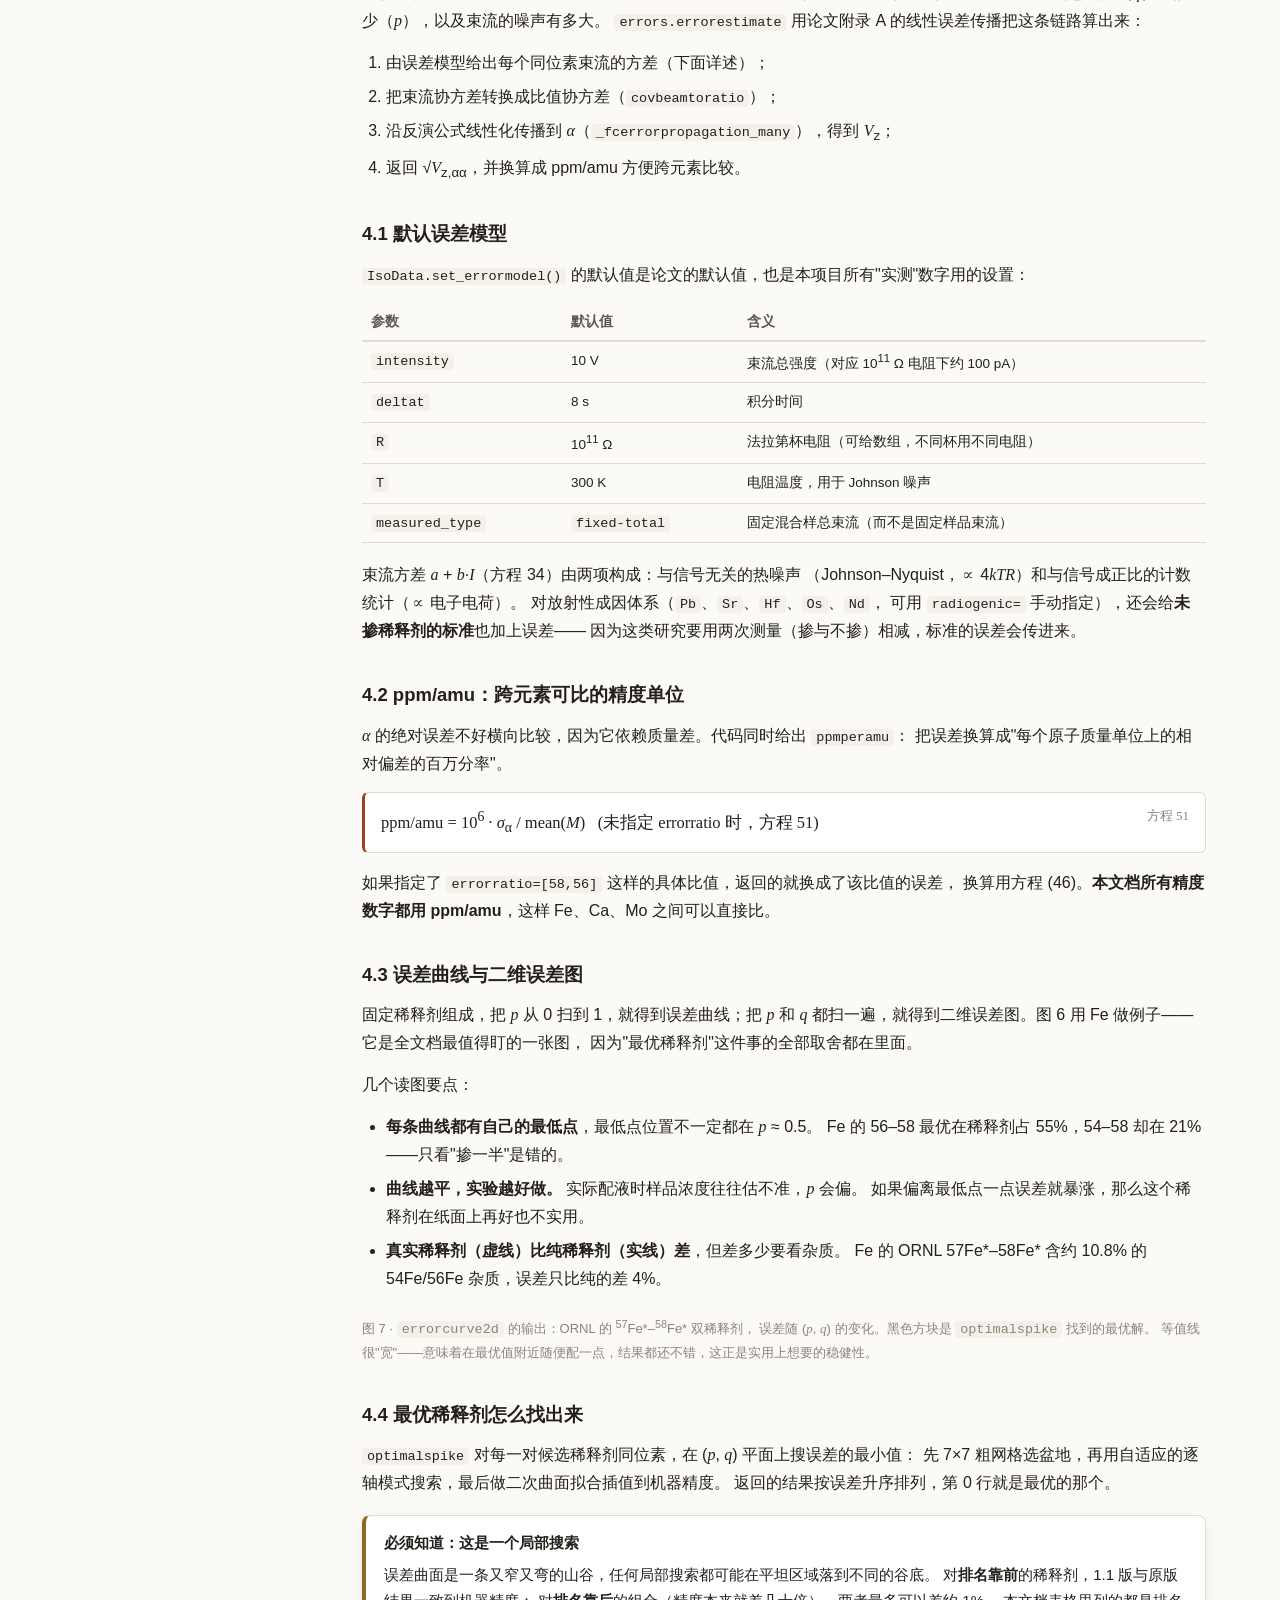
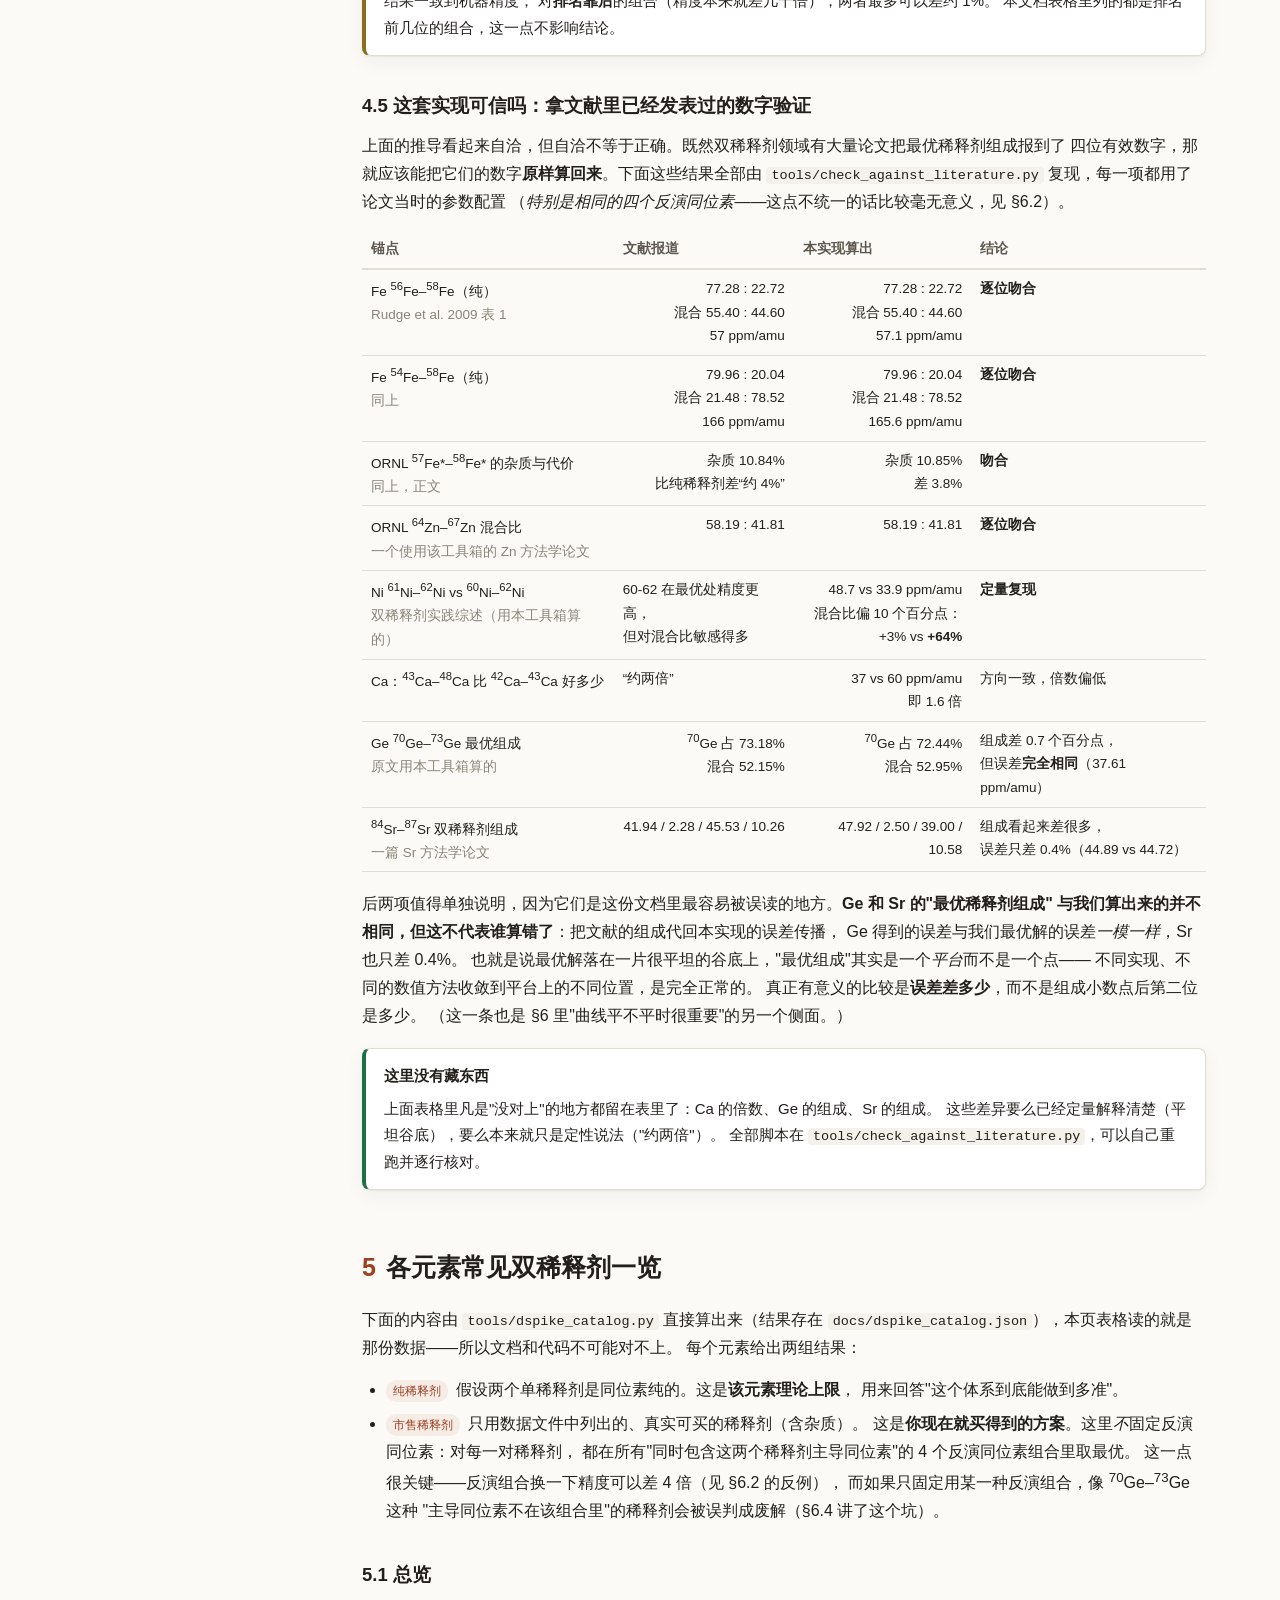
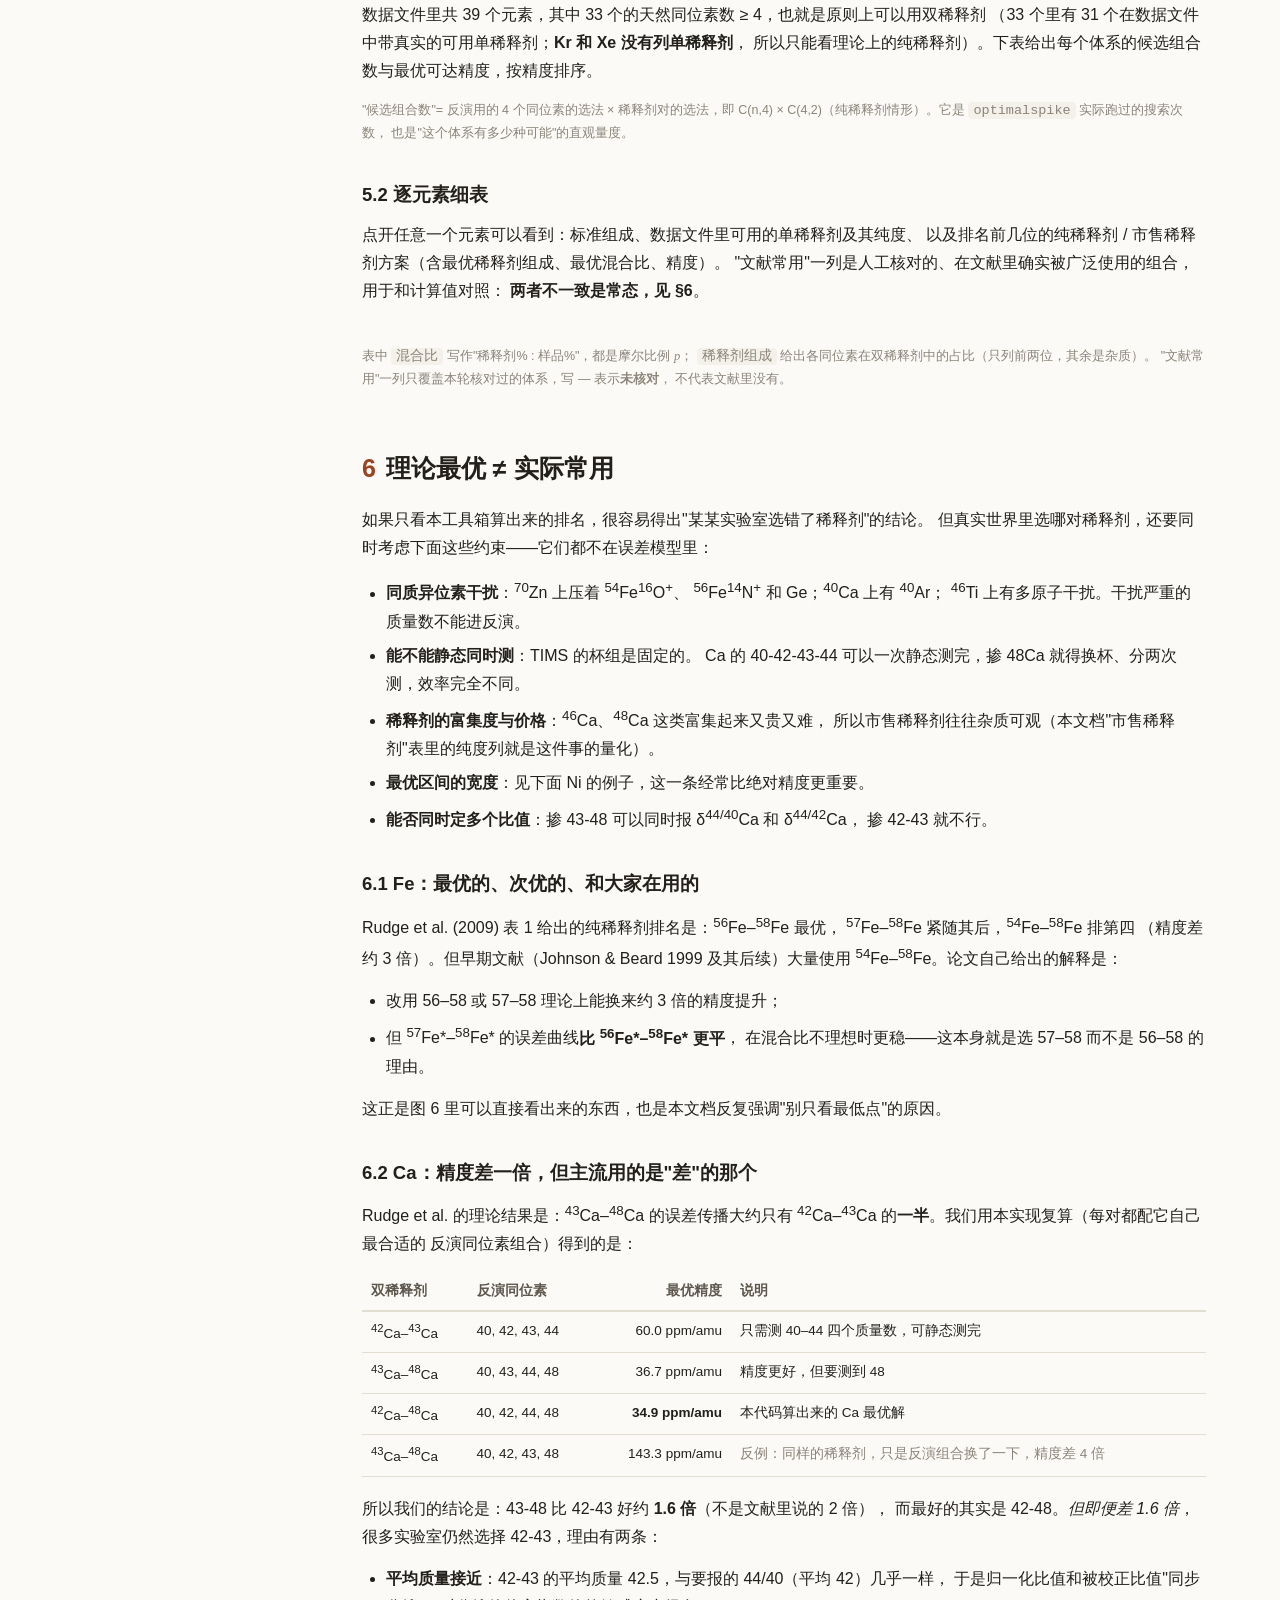
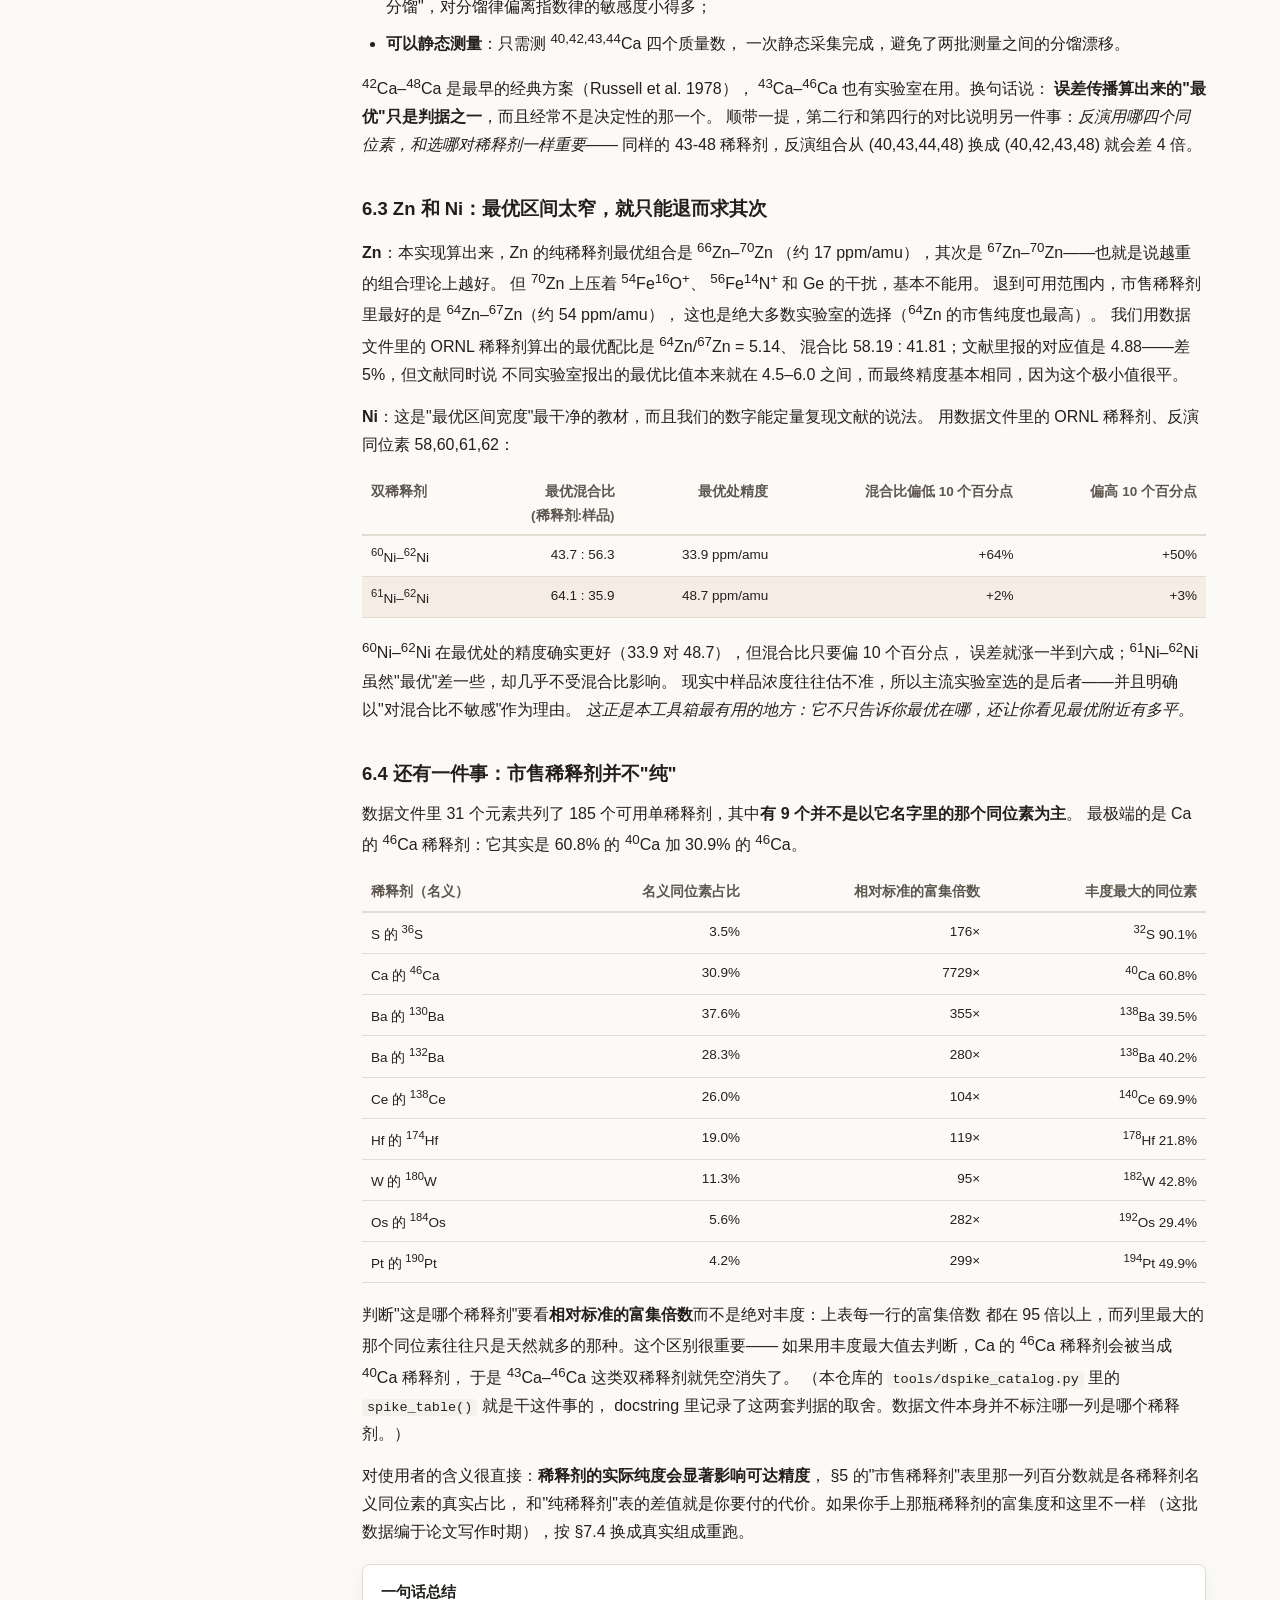
<file: docs/primer_template.html>
<!DOCTYPE html>
<html lang="zh-CN">
<head>
<meta charset="utf-8">
<meta name="viewport" content="width=device-width, initial-scale=1">
<title>双稀释剂法入门 —— 兼 doublespike 工具箱代码导读</title>
<style>
  :root {
    --bg: #fbfaf7;
    --panel: #ffffff;
    --ink: #23201c;
    --ink-soft: #5d574e;
    --ink-faint: #8b8479;
    --line: #e2ddd3;
    --accent: #9c4221;
    --accent-soft: #f6ece6;
    --good: #1f6f4a;
    --warn: #8a6d1f;
    --code-bg: #f4f1ea;
    --shadow: 0 1px 2px rgba(35, 32, 28, .06), 0 6px 20px rgba(35, 32, 28, .05);
  }
  @media (prefers-color-scheme: dark) {
    :root {
      --bg: #17181a;
      --panel: #1f2124;
      --ink: #e8e5df;
      --ink-soft: #b3aea4;
      --ink-faint: #8a857c;
      --line: #33363a;
      --accent: #e8a27f;
      --accent-soft: #2c2320;
      --good: #7bc39b;
      --warn: #d9b965;
      --code-bg: #23262a;
      --shadow: 0 1px 2px rgba(0, 0, 0, .3), 0 6px 20px rgba(0, 0, 0, .25);
    }
  }
  * { box-sizing: border-box; }
  html { scroll-behavior: smooth; }
  body {
    margin: 0;
    background: var(--bg);
    color: var(--ink);
    font: 16px/1.75 -apple-system, BlinkMacSystemFont, "Segoe UI", "Microsoft YaHei",
          "PingFang SC", "Hiragino Sans GB", sans-serif;
  }
  .wrap { max-width: 1180px; margin: 0 auto; padding: 0 24px 96px; }
  .layout { display: grid; grid-template-columns: 240px minmax(0, 1fr); gap: 48px; }
  @media (max-width: 900px) { .layout { grid-template-columns: 1fr; gap: 0; } nav.toc { display: none; } }

  header.top {
    padding: 56px 0 28px;
    border-bottom: 1px solid var(--line);
    margin-bottom: 36px;
  }
  header.top .kicker {
    font-size: 13px; letter-spacing: .14em; text-transform: uppercase;
    color: var(--accent); font-weight: 600; margin-bottom: 12px;
  }
  header.top h1 { font-size: 34px; line-height: 1.3; margin: 0 0 14px; font-weight: 650; }
  header.top p.lead { font-size: 17px; color: var(--ink-soft); margin: 0; max-width: 62ch; }
  header.top .meta { margin-top: 22px; font-size: 13px; color: var(--ink-faint); }
  header.top .meta code { background: var(--code-bg); }

  nav.toc { position: sticky; top: 28px; align-self: start; font-size: 13.5px; }
  nav.toc ol { list-style: none; margin: 0; padding: 0; counter-reset: t; }
  nav.toc li { counter-increment: t; margin-bottom: 7px; }
  nav.toc a { color: var(--ink-soft); text-decoration: none; display: block; padding: 2px 0 2px 8px; border-left: 2px solid transparent; }
  nav.toc a:hover { color: var(--accent); border-left-color: var(--accent); }
  nav.toc a::before { content: counter(t) ". "; color: var(--ink-faint); }
  nav.toc .sub { font-size: 12.5px; padding-left: 18px; }
  nav.toc .sub a::before { content: ""; }

  h2 { font-size: 25px; margin: 56px 0 16px; font-weight: 640; scroll-margin-top: 20px; }
  h2 .num { color: var(--accent); margin-right: 10px; font-variant-numeric: tabular-nums; }
  h3 { font-size: 18.5px; margin: 34px 0 10px; font-weight: 620; scroll-margin-top: 20px; }
  h4 { font-size: 16px; margin: 24px 0 8px; font-weight: 620; color: var(--ink-soft); }
  p { margin: 0 0 14px; }
  a { color: var(--accent); }
  ul, ol { margin: 0 0 14px; padding-left: 24px; }
  li { margin-bottom: 6px; }
  code {
    font-family: "Cascadia Mono", Consolas, "SF Mono", Menlo, monospace;
    font-size: 13.5px; background: var(--code-bg); padding: 1px 5px; border-radius: 4px;
  }
  pre {
    background: var(--code-bg); border: 1px solid var(--line); border-radius: 8px;
    padding: 14px 16px; overflow-x: auto; margin: 0 0 16px;
  }
  pre code { background: none; padding: 0; font-size: 13px; line-height: 1.65; }
  .eq {
    background: var(--panel); border: 1px solid var(--line); border-left: 3px solid var(--accent);
    border-radius: 6px; padding: 12px 16px; margin: 0 0 16px;
    font-family: "Cambria Math", Cambria, Georgia, serif; font-size: 16.5px;
    overflow-x: auto;
  }
  .eq .lbl { float: right; color: var(--ink-faint); font-size: 13px; font-family: inherit; }
  var { font-style: italic; font-family: Cambria, Georgia, serif; }
  .callout {
    background: var(--panel); border: 1px solid var(--line); border-radius: 8px;
    padding: 14px 18px; margin: 18px 0; box-shadow: var(--shadow); font-size: 15px;
  }
  .callout .h { font-weight: 640; margin-bottom: 6px; }
  .callout.warn { border-left: 4px solid var(--warn); }
  .callout.good { border-left: 4px solid var(--good); }
  .callout p:last-child { margin-bottom: 0; }

  table { border-collapse: collapse; width: 100%; font-size: 13.5px; margin: 0 0 18px; }
  th, td { border-bottom: 1px solid var(--line); padding: 7px 9px; text-align: left; vertical-align: top; }
  th { font-weight: 620; color: var(--ink-soft); border-bottom-width: 2px; white-space: nowrap; }
  td.num, th.num { text-align: right; font-variant-numeric: tabular-nums; }
  table.mono td { font-family: "Cascadia Mono", Consolas, monospace; font-size: 12.5px; }
  .tblwrap { overflow-x: auto; }
  tr.best td { background: var(--accent-soft); }
  .dim { color: var(--ink-faint); }

  .fig { margin: 22px 0; }
  .fig svg { max-width: 100%; height: auto; display: block; }
  .fig figcaption { font-size: 13px; color: var(--ink-faint); margin-top: 8px; }
  figure { margin: 0; }

  .cards { display: grid; grid-template-columns: repeat(auto-fill, minmax(340px, 1fr)); gap: 14px; margin: 20px 0; }
  details.card {
    background: var(--panel); border: 1px solid var(--line); border-radius: 9px;
    padding: 0 15px; box-shadow: var(--shadow);
  }
  details.card > summary {
    cursor: pointer; padding: 12px 0; font-weight: 620; font-size: 15.5px;
    display: flex; align-items: baseline; gap: 10px; list-style: none;
  }
  details.card > summary::-webkit-details-marker { display: none; }
  details.card > summary::before { content: "▸"; color: var(--accent); font-size: 12px; }
  details.card[open] > summary::before { content: "▾"; }
  details.card > summary .tag {
    margin-left: auto; font-size: 11.5px; color: var(--ink-faint);
    font-weight: 400; font-variant-numeric: tabular-nums;
  }
  details.card .body { padding-bottom: 14px; border-top: 1px solid var(--line); padding-top: 12px; }
  details.card .body table { margin-bottom: 10px; }
  details.card .body table:last-child { margin-bottom: 0; }
  details.card .cap { font-size: 12px; color: var(--ink-faint); margin: 10px 0 4px; font-weight: 600; }

  .pill { display: inline-block; font-size: 11.5px; padding: 1px 7px; border-radius: 10px;
          background: var(--accent-soft); color: var(--accent); margin-right: 4px; }
  .legend { font-size: 12.5px; color: var(--ink-faint); }
  .grid2 { display: grid; grid-template-columns: 1fr 1fr; gap: 0 28px; }
  @media (max-width: 700px) { .grid2 { grid-template-columns: 1fr; } }
  footer { margin-top: 72px; padding-top: 22px; border-top: 1px solid var(--line);
           font-size: 13px; color: var(--ink-faint); }
  .anchor { color: var(--ink-faint); text-decoration: none; opacity: 0; margin-left: 8px; font-size: .7em; }
  h2:hover .anchor, h3:hover .anchor { opacity: 1; }
</style>
</head>
<body>
<div class="wrap">

<header class="top">
  <div class="kicker">doublespike toolbox · 入门读物</div>
  <h1>双稀释剂法入门</h1>
  <p class="lead">
    双稀释剂（double spike）是质谱同位素分析里少数几个能把"仪器分馏"和"天然分馏"同时解出来的办法。
    这份文档从"为什么需要它"讲到"每个元素的常见稀释剂组合长什么样"，并且把每一步都对应到
    本仓库 <code>src/doublespike/</code> 里的具体函数。目标是：一个没接触过双稀释剂的人，
    读完能自己看懂这份代码在算什么。
  </p>
  <div class="meta" id="meta"></div>

  <div class="callout warn" style="margin:24px 0 0">
    <div class="h">先把话说在前面：作者是初学者，本文有 AI 参与</div>
    <p>
      写这份文档的人<strong>自己就是刚开始学双稀释剂的人</strong>，不是这个方向的专家。
      文档的写法是"边学边记"：先把 <code>src/doublespike/</code> 的代码和 Rudge et al. (2009) 原文读懂，
      再把读懂的东西讲一遍。所以请把它当作<strong>入门路标，而不是权威参考</strong>——
      凡是与论文原文或本仓库代码不一致的地方，以那两者为准，本文一定服从它们。
    </p>
    <p>
      <strong>AI 参与情况</strong>：本文的文字整理、示例数字的计算与核对、全部插图与表格，
      都是在 AI 助手（WorkBuddy）协助下完成的。其中"实测"的精度数字由 AI 运行本仓库代码算出，
      文献对照由 AI 检索并逐条核对，插图由 AI 生成。
      <strong>AI 会出错</strong>，所以每个数字都附了可复现的命令与脚本路径（见文末）；
      要引用本文的数字，请自己跑一遍再引用。
    </p>
  </div>
</header>

<div class="layout">
<nav class="toc">
  <ol>
    <li><a href="#why">为什么需要双稀释剂</a></li>
    <li><a href="#lab">实验是怎么做的</a></li>
    <li><a href="#math">方程、三个未知量与术语</a></li>
    <li><a href="#how">怎么判断一个稀释剂好不好</a></li>
    <li><a href="#catalog">各元素常见双稀释剂一览</a></li>
    <li><a href="#tradeoff">理论最优 ≠ 实际常用</a></li>
    <li><a href="#code">代码导读</a></li>
    <li><a href="#limits">假设、局限与诚实声明</a></li>
    <li><a href="#refs">参考</a></li>
  </ol>
</nav>

<main>

<!-- ============================================================ -->
<h2 id="why"><span class="num">1</span>为什么需要双稀释剂<a class="anchor" href="#why">#</a></h2>

<p>
质谱仪报出来的同位素比值不是"真值"。离子在源里、在传输路径上、在检测器上都会发生与质量相关的
分馏，测到的比值 <var>R</var><sub>meas</sub> 和真实比值 <var>R</var><sub>true</sub> 之间通常满足指数律：
</p>
<div class="eq">
  <var>R</var><sub>meas</sub> = <var>R</var><sub>true</sub> · (<var>m</var><sub>重</sub> / <var>m</var><sub>轻</sub>)<sup><var>β</var></sup>
  <span class="lbl">指数分馏律</span>
</div>
<p>
其中的 <var>β</var> 是<strong>仪器分馏因子</strong>（instrumental mass bias），每次开机、每换一个
样品基体都会变，而且可以大到百分之几——比你想测的天然变化大一到两个数量级。
更麻烦的是，样品在化学分离过程中也会发生天然分馏（<var>α</var>），而且它正是你想测的东西。
</p>

<p>常见的几条出路，各有各的边界：</p>
<ul>
  <li><strong>标样交叉（SSB）</strong>：样品前后测标样，把分馏插值掉。要求样品和标样在等离子体里行为一致，
      且分馏在两三个分析之间足够稳定。</li>
  <li><strong>内标（元素掺杂）</strong>：掺一个行为相近的元素（测 Fe 掺 Cu，测 Sr 掺 Zr……）。
      依赖"两个元素的分馏严格同步"这个假设，而且要把测量质量范围拉宽到内标的质量数上。</li>
  <li><strong>单稀释剂 / 同位素稀释</strong>：掺一个富集同位素，可以准确定出浓度。但只有一个已知量，
      没法同时定出分馏因子。</li>
  <li><strong>双稀释剂</strong>：掺一个由<em>两个</em>富集同位素配成的稀释剂。多出来的约束正好用来
      解分馏因子，而且它是在<strong>样品内部</strong>做的校正——化学分离过程中丢掉的、分馏掉的那部分，
      也一并被校正了。</li>
</ul>

<h3>为什么是"两个"，而不是一个或三个</h3>

<p>
关键是<strong>数未知量</strong>。假设测一个 <var>n</var> 个同位素的体系，取 4 个同位素进反演，
得到 3 个独立的比值。要解的东西有三样：
</p>
<ol>
  <li><var>λ</var> —— 混合样里稀释剂占的比例（决定稀释剂的贡献有多大）；</li>
  <li><var>α</var> —— 样品相对标准的<strong>天然分馏</strong>（要报的结果）；</li>
  <li><var>β</var> —— 测量过程中的<strong>仪器分馏</strong>（要消掉的干扰）。</li>
</ol>
<p>
3 个未知量，需要 3 个独立方程，也就需要 4 个同位素（4 个同位素给出 3 个独立比值）。
<ul>
  <li>只掺<strong>一个</strong>富集同位素：等价于多加了一个已知的混合比例关系，但未知量仍是 3 个，
      方程不够，只能靠"假定分馏律"或者"假定某个比值是常数"硬凑——这正是常规内标归一化的软肋。</li>
  <li>掺<strong>两个</strong>富集同位素：稀释剂本身带一个<em>非天然</em>的同位素图案，
      这个图案在混合以后仍然能被识别出来，从而把 <var>λ</var>、<var>α</var>、<var>β</var> 一起解出来。</li>
  <li>掺<strong>三个</strong>（三稀释剂 triple spike）：方程多了一个，可以额外加一项其他分馏项
      （例如核体积效应、非质量分馏），代价是要三种富集同位素。</li>
</ul>

<figure class="fig">
<svg viewBox="0 0 680 250" role="img" aria-label="双稀释剂流程示意">
  <defs>
    <marker id="ar" markerWidth="9" markerHeight="9" refX="7" refY="3" orient="auto">
      <path d="M0,0 L7,3 L0,6 z" fill="var(--ink-faint)"/>
    </marker>
  </defs>
  <g font-family="-apple-system, Segoe UI, Microsoft YaHei, sans-serif" font-size="12.5">
    <rect x="14" y="60" width="104" height="62" rx="8" fill="var(--panel)" stroke="var(--line)"/>
    <text x="66" y="84" text-anchor="middle" fill="var(--ink)" font-weight="600">样品</text>
    <text x="66" y="104" text-anchor="middle" fill="var(--ink-faint)" font-size="11">天然组成 n</text>

    <rect x="14" y="152" width="104" height="62" rx="8" fill="var(--panel)" stroke="var(--line)"/>
    <text x="66" y="176" text-anchor="middle" fill="var(--ink)" font-weight="600">双稀释剂</text>
    <text x="66" y="196" text-anchor="middle" fill="var(--ink-faint)" font-size="11">组成 T（已知）</text>

    <rect x="196" y="106" width="112" height="62" rx="8" fill="var(--accent-soft)" stroke="var(--accent)"/>
    <text x="252" y="130" text-anchor="middle" fill="var(--ink)" font-weight="600">混合</text>
    <text x="252" y="150" text-anchor="middle" fill="var(--ink-faint)" font-size="11">比例 λ（未知）</text>

    <rect x="386" y="106" width="120" height="62" rx="8" fill="var(--panel)" stroke="var(--line)"/>
    <text x="446" y="130" text-anchor="middle" fill="var(--ink)" font-weight="600">质谱测量</text>
    <text x="446" y="150" text-anchor="middle" fill="var(--ink-faint)" font-size="11">再叠加 β（未知）</text>

    <rect x="566" y="86" width="100" height="102" rx="8" fill="var(--panel)" stroke="var(--good)"/>
    <text x="616" y="112" text-anchor="middle" fill="var(--good)" font-weight="600">反演</text>
    <text x="616" y="133" text-anchor="middle" fill="var(--ink-soft)" font-size="11">λ, α, β</text>
    <text x="616" y="152" text-anchor="middle" fill="var(--ink-soft)" font-size="11">三个未知量</text>
    <text x="616" y="171" text-anchor="middle" fill="var(--ink-soft)" font-size="11">一次解出</text>

    <line x1="118" y1="91" x2="192" y2="122" stroke="var(--ink-faint)" marker-end="url(#ar)"/>
    <line x1="118" y1="183" x2="192" y2="152" stroke="var(--ink-faint)" marker-end="url(#ar)"/>
    <line x1="308" y1="137" x2="382" y2="137" stroke="var(--ink-faint)" marker-end="url(#ar)"/>
    <line x1="506" y1="137" x2="562" y2="137" stroke="var(--ink-faint)" marker-end="url(#ar)"/>

    <text x="66" y="42" text-anchor="middle" fill="var(--ink-faint)" font-size="11">天然分馏 α</text>
    <text x="252" y="228" text-anchor="middle" fill="var(--ink-faint)" font-size="11.5">
      稀释剂在这里"锁"住一个非天然图案，使 λ 可解
    </text>
    <text x="446" y="228" text-anchor="middle" fill="var(--ink-faint)" font-size="11.5">
      4 个同位素 → 3 个独立比值 → 3 个方程
    </text>
  </g>
</svg>
<figcaption>
图 1 · 双稀释剂法的流程。样品和稀释剂在<strong>化学分离之前</strong>混合，所以之后所有的分馏
（柱化学 + 仪器）都作用在同一个混合体上，可以被一次性反演掉。
</figcaption>
</figure>

<div class="callout">
  <div class="h">为什么两个稀释剂同位素通常要"隔开"</div>
  <p>
    稀释剂的图案必须和天然图案<strong>明显不同</strong>，否则"稀释剂贡献了多少"这件事无法从数据里
    分辨出来。所以两个富集同位素一般选质量差较大的两个（Fe 的 56–58、Ca 的 43–48、
    Cr 的 50–54、Mo 的 97–100），而且尽量选天然丰度低的，这样富集的稀释剂才有"非天然感"。
  </p>
</div>

<!-- ============================================================ -->
<h2 id="lab"><span class="num">2</span>实验是怎么做的<a class="anchor" href="#lab">#</a></h2>

<p>
上一节讲的是"为什么"。这一节讲"怎么做"——因为双稀释剂法里最容易出错的往往不是数学，
而是<strong>操作顺序</strong>和<strong>平衡</strong>。先看完整流程（图 2），再逐步说每一步为什么不能省。
</p>

<h3>2.1 全流程：六步</h3>

<figure class="fig">
<svg viewBox="0 0 680 320" role="img" aria-label="一次双稀释剂分析的完整实验流程">
  <defs>
    <marker id="lab-ar" markerWidth="9" markerHeight="9" refX="7" refY="3" orient="auto">
      <path d="M0,0 L7,3 L0,6 z" fill="var(--ink-faint)"/>
    </marker>
  </defs>
  <g font-family="-apple-system, Segoe UI, Microsoft YaHei, sans-serif">
    <line x1="58" y1="84" x2="618" y2="84" stroke="var(--line)" stroke-width="2"/>

    <circle cx="58" cy="84" r="15" fill="var(--accent-soft)" stroke="var(--accent)"/>
    <circle cx="170" cy="84" r="15" fill="var(--accent-soft)" stroke="var(--accent)"/>
    <circle cx="282" cy="84" r="15" fill="var(--accent-soft)" stroke="var(--accent)"/>
    <circle cx="394" cy="84" r="15" fill="var(--accent-soft)" stroke="var(--accent)"/>
    <circle cx="506" cy="84" r="15" fill="var(--accent-soft)" stroke="var(--accent)"/>
    <circle cx="618" cy="84" r="15" fill="var(--accent-soft)" stroke="var(--accent)"/>
    <g fill="var(--accent)" font-size="12" font-weight="600" text-anchor="middle">
      <text x="58" y="89">1</text><text x="170" y="89">2</text><text x="282" y="89">3</text>
      <text x="394" y="89">4</text><text x="506" y="89">5</text><text x="618" y="89">6</text>
    </g>

    <g fill="var(--ink)" font-size="11.5" font-weight="600" text-anchor="middle">
      <text x="58" y="52">取样称重</text>
      <text x="170" y="52">加稀释剂</text>
      <text x="282" y="52">消解·平衡</text>
      <text x="394" y="52">化学分离</text>
      <text x="506" y="52">质谱测量</text>
      <text x="618" y="52">反演</text>
    </g>

    <g fill="var(--ink-faint)" font-size="10" text-anchor="middle">
      <text x="58" y="126">0.01–1 g</text>
      <text x="58" y="140">岩石·矿物·水样</text>
      <text x="170" y="126">称溶液质量</text>
      <text x="170" y="140">λ 不必很准</text>
      <text x="282" y="126">完全同位素交换</text>
      <text x="282" y="140">唯一不能省的一步</text>
      <text x="394" y="126">离子交换柱</text>
      <text x="394" y="140">回收率无需 100%</text>
      <text x="506" y="126">TIMS / MC-ICP-MS</text>
      <text x="506" y="140">测 4 个质量数</text>
      <text x="618" y="126">解出 λ, α, β</text>
      <text x="618" y="140">α 就是结果</text>
    </g>

    <path d="M170,182 L170,192 L618,192 L618,182" fill="none" stroke="var(--ink-faint)"/>
    <g fill="var(--ink-soft)" font-size="11" text-anchor="middle">
      <text x="394" y="212">从第 2 步起，样品和稀释剂已经不可分离：后面所有的化学损失、柱分馏、仪器分馏</text>
      <text x="394" y="228">都作用在同一个混合体上，所以可以被一次性反演掉。</text>
    </g>

    <rect x="20" y="246" width="640" height="58" rx="8" fill="var(--panel)" stroke="var(--line)"/>
    <g font-size="10">
      <text x="36" y="266" fill="var(--ink)" font-weight="600" font-size="10.5">① 顺序不能颠倒</text>
      <text x="36" y="282" fill="var(--ink-faint)">先加稀释剂，再做分离；</text>
      <text x="36" y="296" fill="var(--ink-faint)">反过来柱上的分馏就没人管了。</text>
      <text x="250" y="266" fill="var(--ink)" font-weight="600" font-size="10.5">② 平衡是前提</text>
      <text x="250" y="282" fill="var(--ink-faint)">稀释剂必须与样品完全同位</text>
      <text x="250" y="296" fill="var(--ink-faint)">素交换，否则结果系统性偏移。</text>
      <text x="466" y="266" fill="var(--ink)" font-weight="600" font-size="10.5">③ 干扰它不管</text>
      <text x="466" y="282" fill="var(--ink-faint)">同质异位素、多原子离子、空</text>
      <text x="466" y="296" fill="var(--ink-faint)">白，都得在化学和测量里解决。</text>
    </g>
  </g>
</svg>
<figcaption>
图 2 · 一次双稀释剂分析的完整流程。全流程的关键只有一句：<strong>稀释剂在化学分离之前加入</strong>，
此后样品与稀释剂同患难，所有分馏都可以在反演里一起解掉。
</figcaption>
</figure>

<p>逐步说明每一步在干什么、以及哪一步能出错：</p>
<ol>
  <li><strong>取样称重</strong>：几十毫克到一克的样品，岩石粉末、矿物、水样蒸干残渣都可以。这一步不敏感——
      原因见 2.2。</li>
  <li><strong>加稀释剂并称重</strong>：称的是<em>稀释剂溶液</em>的质量，用微量天平。这是全流程里唯一
      由人决定的定量操作，但它决定的是<strong>精度</strong>而不是<strong>正确性</strong>（见 2.2）。</li>
  <li><strong>消解与平衡</strong>：让稀释剂里的富集同位素和样品里的天然同位素在同一溶液里完全交换。
      这是整条流程里<strong>唯一不能打折扣</strong>的一步，也是新手最常翻车的地方（见 2.3）。</li>
  <li><strong>化学分离</strong>：离子交换柱把目标元素从基体里提出来。柱子本身会造成百分之几的同位素分馏，
      但因为它发生在混合之后，反演能把它一起解掉；<strong>回收率不需要 100%</strong>——
      这是双稀释剂相对常规方法的一大优势（见 2.4）。</li>
  <li><strong>质谱测量</strong>：TIMS 或 MC-ICP-MS，测 4 个或更多同位素的束流强度，仪器分馏 <var>β</var> 叠加上来（见 2.5）。</li>
  <li><strong>反演</strong>：解出 <var>λ</var>、<var>α</var>、<var>β</var>。<var>α</var> 就是你要报的结果，
      这一步对应代码里的 <code>dsinversion()</code>（见 2.6）。</li>
</ol>

<div class="callout good">
  <div class="h">一句话记住双稀释剂的能力边界</div>
  <p>
    它校正的是<strong>分馏</strong>，不校正<strong>干扰</strong>。同质异位素、多原子离子、试剂空白带来的偏差，
    它一概不管——那些必须在化学和测量阶段解决。所以"用了双稀释剂就不用管化学"是错的。
  </p>
</div>

<h3>2.2 第一步：称样、加稀释剂</h3>

<p>
理想情况是样品和稀释剂里的<strong>目标元素摩尔数大致相当</strong>。加少了，稀释剂锁不住图案，
分馏校正不灵敏；加多了，样品信号被稀释，计数变差。两端都不好，中间有一段平坦的可用区（图 3 右）。
</p>

<figure class="fig">
<svg viewBox="0 0 680 272" role="img" aria-label="称量与最优混合比">
  <defs>
    <marker id="mix-ar" markerWidth="9" markerHeight="9" refX="7" refY="3" orient="auto">
      <path d="M0,0 L7,3 L0,6 z" fill="var(--ink-faint)"/>
    </marker>
  </defs>
  <g font-family="-apple-system, Segoe UI, Microsoft YaHei, sans-serif">
    <rect x="24" y="56" width="100" height="84" rx="6" fill="var(--panel)" stroke="var(--line)"/>
    <g text-anchor="middle">
      <text x="74" y="80" fill="var(--ink)" font-size="12.5" font-weight="600">样品</text>
      <text x="74" y="100" fill="var(--ink-soft)" font-size="10.5">50.0 mg</text>
      <text x="74" y="118" fill="var(--ink-soft)" font-size="10.5">含 Fe 6.0%</text>
    </g>

    <rect x="152" y="56" width="112" height="84" rx="6" fill="var(--panel)" stroke="var(--line)"/>
    <g text-anchor="middle">
      <text x="208" y="80" fill="var(--ink)" font-size="12.5" font-weight="600">双稀释剂溶液</text>
      <text x="208" y="100" fill="var(--ink-soft)" font-size="10.5">1.33 g</text>
      <text x="208" y="118" fill="var(--ink-soft)" font-size="10.5">c = 2.8 mg Fe/g</text>
    </g>

    <line x1="74" y1="142" x2="128" y2="163" stroke="var(--ink-faint)" marker-end="url(#mix-ar)"/>
    <line x1="208" y1="142" x2="176" y2="163" stroke="var(--ink-faint)" marker-end="url(#mix-ar)"/>

    <rect x="104" y="166" width="120" height="52" rx="6" fill="var(--accent-soft)" stroke="var(--accent)"/>
    <g text-anchor="middle">
      <text x="164" y="188" fill="var(--ink)" font-size="12" font-weight="600">混合液</text>
      <text x="164" y="206" fill="var(--ink-soft)" font-size="10.5">n<tspan dy="3" font-size="8">spk</tspan><tspan dy="-3"> : n</tspan><tspan dy="3" font-size="8">s</tspan><tspan dy="-3"> = 1.24 : 1</tspan></text>
    </g>

    <g text-anchor="middle" fill="var(--ink-faint)" font-size="10.5">
      <text x="164" y="240">稀释剂溶液比岩石稀得多，</text>
      <text x="164" y="256">所以加进去的质量反而比样品大。</text>
    </g>

    <line x1="370" y1="40" x2="370" y2="200" stroke="var(--line)"/>
    <line x1="370" y1="200" x2="664" y2="200" stroke="var(--line)"/>
    <rect x="458" y="40" width="104" height="160" fill="var(--accent-soft)"/>
    <path d="M372,68 C430,94 472,178 508,182 C544,178 586,94 652,68" fill="none"
          stroke="var(--accent)" stroke-width="2"/>
    <circle cx="508" cy="182" r="4" fill="var(--accent)"/>
    <text x="508" y="197" text-anchor="middle" fill="var(--accent)" font-size="10" font-weight="600">最优</text>
    <text x="510" y="214" text-anchor="middle" fill="var(--good)" font-size="9.5">可用区（很平）</text>
    <text x="374" y="56" fill="var(--ink-faint)" font-size="10">太少：校正不灵敏</text>
    <text x="664" y="56" text-anchor="end" fill="var(--ink-faint)" font-size="10">太多：样品被稀释</text>
    <text x="374" y="32" fill="var(--ink-soft)" font-size="10.5">α 的误差</text>
    <text x="517" y="240" text-anchor="middle" fill="var(--ink-soft)" font-size="10.5">双稀释剂在混合样中的摩尔比例</text>
  </g>
</svg>
<figcaption>
图 3 · 左：一次真实的称量账。右：精度随混合比的变化（示意）。
注意最小值附近那段平坦区——<strong>掺多少并不需要很准</strong>，只要落在里面。
</figcaption>
</figure>

<p>
具体怎么算？以 Fe 的 <sup>56</sup>Fe–<sup>58</sup>Fe 双稀释剂为例（它的最优混合比是稀释剂占 55.4%，
即稀释剂与样品的摩尔数之比 1.24 : 1）：
</p>

<div class="tblwrap">
<table>
  <thead><tr><th>算什么</th><th>公式</th><th>本例</th></tr></thead>
  <tbody>
    <tr><td>样品里的 Fe 摩尔数</td><td><var>n</var><sub>s</sub> = <var>m</var>·<var>w</var> / <var>M</var></td>
        <td>50.0 mg × 6.0% ÷ 55.85 = <strong>0.0537 mmol</strong></td></tr>
    <tr><td>需要的稀释剂 Fe 摩尔数</td><td><var>n</var><sub>spk</sub> = 1.24 <var>n</var><sub>s</sub></td>
        <td>0.0666 mmol = <strong>3.72 mg Fe</strong></td></tr>
    <tr><td>要称的稀释剂溶液质量</td><td><var>m</var><sub>sol</sub> = <var>n</var><sub>spk</sub>·<var>M</var> / <var>c</var></td>
        <td>3.72 ÷ 2.8 = <strong>1.33 g</strong></td></tr>
  </tbody>
</table>
</div>
<p class="legend">
这里把稀释剂和样品的 Fe 摩尔质量都按 55.85 算是刻意的偷懒：真实稀释剂的摩尔质量略重（约 56.4），
差 1% 完全无所谓——因为混合比只要落进图 3 右的平坦区就行。<code>c</code> 是稀释剂溶液里 Fe 的浓度，
必须自己标定。
</p>

<div class="callout">
  <div class="h">称量到底重不重要？</div>
  <p>
    <strong>不如你想的那么重要。</strong> <var>λ</var>（或 <var>p</var>）在反演里是<em>未知量</em>，
    和 <var>α</var>、<var>β</var> 一起解出来，<strong>不需要事先知道</strong>。你称重的唯一作用是
    把混合比送进平坦区。称错 10%，精度可能只差百分之几（Ni 的 <sup>61</sup>Ni–<sup>62</sup>Ni 就是这样，
    见 §6.3）；但如果你称到曲线陡的那一段，误差会成倍上涨。
  </p>
  <p>
    真正致命的系统误差在别处：<strong>稀释剂自身的组成 <var>T</var> 必须标定</strong>
    （对应 <code>calibrate.py</code>：用"稀释剂 + 标准"的混合样测一遍，反推出 <var>T</var>）。
    它的误差会几乎原样乘进结果——这一步做不好，后面全白做。
  </p>
</div>

<h3>2.3 第二步：消解与平衡（最不能省的一步）</h3>

<p>
<strong>spike–sample equilibration</strong>（稀释剂—样品平衡）指的是：加入的稀释剂里的
<sup>57</sup>Fe 和 <sup>58</sup>Fe 必须与样品里的天然 Fe 在溶液中<strong>完全同位素交换</strong>，
变成真正意义上的一个均相溶液。只有到这一步之后，"样品"和"稀释剂"才不能分开，
图 2 那句"同患难"才成立。
</p>
<p>实践上的要求：</p>
<ul>
  <li><strong>必须完全溶解。</strong> 难溶矿物（锆石、石榴子石、尖晶石、一些氧化物）需要 HF 加高压釜
      或碱熔，把残渣彻底打开。如果还剩一点没溶的残渣，那部分样品的同位素组成没有参与混合——
      结果是<strong>系统性偏移</strong>，而且看起来"很精确"，因为它不是随机的。</li>
  <li><strong>有机样品要消解到清亮。</strong> 生物、土壤、有机质样品里的有机残留在柱上会造成
      元素损失与干扰，也会影响平衡。</li>
  <li><strong>平衡之后，损失真的无所谓。</strong> 这是双稀释剂最大的优点之一：
      过柱时回收率 80% 还是 95%，结果都一样。前提是溶液是均相的——
      <em>倒掉的部分和留下的部分同位素组成必须一致</em>。分液、离心、过滤时不要把固体带进来又丢掉。</li>
  <li><strong>常见的翻车方式</strong>：把稀释剂加到已经"分离好"的组分上；把稀释剂加到残渣上而没有
      重新消解；用悬浮液或未完全溶解的溶液直接上柱。</li>
</ul>

<div class="callout warn">
  <div class="h">顺序颠倒是最典型的错误</div>
  <p>
    如果先做化学分离、之后再加稀释剂，那么柱上的分馏<strong>已经发生完了</strong>，
    稀释剂对此一无所知——它只会把分馏当成天然分馏 <var>α</var> 报出去。图 4 画的就是这件事。
  </p>
</div>

<h3>2.4 第三步：化学分离</h3>

<figure class="fig">
<svg viewBox="0 0 680 330" role="img" aria-label="两种加稀释剂顺序的对比">
  <defs>
    <marker id="drip-ar" markerWidth="8" markerHeight="8" refX="6" refY="3" orient="auto">
      <path d="M0,0 L6,3 L0,6 z" fill="var(--ink-faint)"/>
    </marker>
  </defs>
  <g font-family="-apple-system, Segoe UI, Microsoft YaHei, sans-serif">
    <g fill="var(--ink)" font-size="10.5">
      <text x="132" y="74">① 样品 + 稀释剂一起上柱</text>
      <text x="132" y="96">② 用酸淋洗，基体先流出</text>
      <text x="132" y="118">③ 收集目标元素</text>
      <text x="132" y="140" fill="var(--ink-faint)">（稀释剂跟着它一起走）</text>
      <text x="132" y="172">④ 柱上的分馏作用在混合体上</text>
      <text x="132" y="194" fill="var(--good)">→ 反演时可以一并解掉</text>

      <text x="456" y="74">① 样品单独上柱</text>
      <text x="456" y="96">② 收集目标元素</text>
      <text x="456" y="118">③ 才加入稀释剂</text>
      <text x="456" y="140">④ 柱上的分馏早已发生完</text>
      <text x="456" y="162" fill="var(--ink-faint)">稀释剂对此一无所知</text>
      <text x="456" y="194" fill="var(--warn)">→ α 被系统性算错</text>
    </g>
    <text x="180" y="40" text-anchor="middle" fill="var(--good)" font-size="12" font-weight="600">
      先把稀释剂混进去（正确）
    </text>
    <text x="530" y="40" text-anchor="middle" fill="var(--warn)" font-size="12" font-weight="600">
      先分离、后加稀释剂（错误）
    </text>

    <g fill="var(--panel)" stroke="var(--line)">
      <path d="M70,60 L122,60 L114,78 L78,78 Z"/>
      <rect x="78" y="78" width="36" height="150" rx="4"/>
      <path d="M394,60 L446,60 L438,78 L402,78 Z"/>
      <rect x="402" y="78" width="36" height="150" rx="4"/>
    </g>
    <g fill="var(--accent-soft)">
      <rect x="80" y="80" width="32" height="36"/>
      <rect x="404" y="80" width="32" height="36"/>
    </g>
    <g fill="var(--code-bg)" stroke="var(--line)" stroke-dasharray="3 3">
      <rect x="80" y="130" width="32" height="96"/>
      <rect x="404" y="130" width="32" height="96"/>
    </g>
    <g stroke="var(--ink-faint)" stroke-dasharray="4 3" marker-end="url(#drip-ar)">
      <line x1="96" y1="228" x2="96" y2="248"/>
      <line x1="420" y1="228" x2="420" y2="248"/>
    </g>
    <g fill="var(--panel)" stroke="var(--line)">
      <rect x="70" y="250" width="52" height="48" rx="6"/>
      <rect x="394" y="250" width="52" height="48" rx="6"/>
    </g>
    <g fill="var(--accent-soft)">
      <rect x="72" y="272" width="48" height="24"/>
      <rect x="396" y="272" width="48" height="24"/>
    </g>
    <g fill="var(--ink-faint)" font-size="10" text-anchor="middle">
      <text x="96" y="314">收集液</text>
      <text x="420" y="314">收集液</text>
    </g>
  </g>
</svg>
<figcaption>
图 4 · 加稀释剂的次序决定成败。左边柱子在加稀释剂之后工作，它的分馏可以被反演解掉；
右边柱子的分馏发生在加稀释剂之前，谁也救不回来。
</figcaption>
</figure>

<p>
几点实践上的补充：
</p>
<ul>
  <li><strong>回收率不必定量。</strong> 双稀释剂是"比例"方法，不是"浓度"方法——丢掉一部分样品
      不影响同位素组成（前提仍是溶液均相，见 2.3）。这和常规的同位素稀释法完全不同。</li>
  <li><strong>但干扰元素必须分干净。</strong> 回收率低到 50% 也还能用，可如果基体元素漏下来
      造成同质异位素干扰（例如测 Fe 时残留的 Ni、Cr，或者 Ar 基的多原子离子），
      双稀释剂完全无能为力。</li>
  <li><strong>回收率太低会放大空白的影响。</strong> 柱上损失 90% 时，与样品一起流进来的空白
      在同一天平上占的权重就大了。</li>
</ul>

<h3>2.5 第四步：上机测量</h3>

<figure class="fig">
<svg viewBox="0 0 680 272" role="img" aria-label="混合样的同位素图案与分馏漂移">
  <g font-family="-apple-system, Segoe UI, Microsoft YaHei, sans-serif">
    <g stroke="var(--line)" stroke-dasharray="2 3">
      <line x1="44" y1="210" x2="336" y2="210"/>
      <line x1="44" y1="166.7" x2="336" y2="166.7"/>
      <line x1="44" y1="123.3" x2="336" y2="123.3"/>
      <line x1="44" y1="80" x2="336" y2="80"/>
    </g>
    <line x1="44" y1="76" x2="44" y2="210" stroke="var(--ink-faint)"/>
    <g fill="var(--ink-faint)" font-size="9.5" text-anchor="end">
      <text x="38" y="213">0.1</text>
      <text x="38" y="170">1</text>
      <text x="38" y="126">10</text>
      <text x="38" y="83">100</text>
    </g>

    <rect x="44" y="44" width="12" height="10" fill="var(--ink-faint)"/>
    <text x="62" y="53" fill="var(--ink-soft)" font-size="10">天然样品（标准）</text>
    <rect x="196" y="44" width="12" height="10" fill="var(--accent)"/>
    <text x="214" y="53" fill="var(--ink-soft)" font-size="10">混合样（加稀释剂）</text>

    <g fill="var(--ink-faint)">
      <rect x="81" y="131.8" width="24" height="78.2"/>
      <rect x="181" y="150.9" width="24" height="59.1"/>
      <rect x="261" y="188.9" width="24" height="21.1"/>
    </g>
    <g fill="var(--accent)">
      <rect x="115" y="145.3" width="24" height="64.7"/>
      <rect x="215" y="164.4" width="24" height="45.6"/>
      <rect x="295" y="115.5" width="24" height="94.5"/>
    </g>

    <g fill="var(--ink-soft)" font-size="8.5" text-anchor="middle">
      <text x="93" y="127.8">6.4</text>
      <text x="193" y="146.9">2.3</text>
      <text x="273" y="184.9">0.31</text>
      <text x="127" y="141.3">3.1</text>
      <text x="227" y="160.4">1.1</text>
      <text x="307" y="111.5">15.2</text>
    </g>
    <text x="307" y="88" fill="var(--accent)" font-size="9.5" text-anchor="middle">抬高 49 倍</text>

    <g fill="var(--ink-soft)" font-size="10" text-anchor="middle">
      <text x="110" y="226">54/56</text>
      <text x="210" y="226">57/56</text>
      <text x="290" y="226">58/56</text>
    </g>
    <text x="190" y="246" fill="var(--ink-faint)" font-size="10.5" text-anchor="middle">
      以 56Fe 为分母的比值（×100，纵轴取对数）
    </text>

    <line x1="380" y1="70" x2="380" y2="210" stroke="var(--ink-faint)"/>
    <line x1="380" y1="210" x2="660" y2="210" stroke="var(--ink-faint)"/>
    <path d="M388,100 L412,104 L436,107 L460,112 L484,110 L508,117 L532,120 L556,124 L580,129 L604,131 L628,137 L652,140"
          fill="none" stroke="var(--accent)" stroke-width="1.6"/>
    <g fill="var(--accent)">
      <circle cx="388" cy="100" r="2.6"/><circle cx="508" cy="117" r="2.6"/><circle cx="652" cy="140" r="2.6"/>
    </g>
    <text x="520" y="30" text-anchor="middle" fill="var(--ink)" font-size="11" font-weight="600">同一个标样，连续测 12 次</text>
    <text x="520" y="48" text-anchor="middle" fill="var(--ink-faint)" font-size="10">比值在缓慢漂移 —— 这就是 β</text>
    <text x="384" y="222" fill="var(--ink-faint)" font-size="10">比值</text>
    <text x="656" y="222" text-anchor="end" fill="var(--ink-faint)" font-size="10">时间</text>
    <text x="520" y="180" text-anchor="middle" fill="var(--ink-faint)" font-size="9.5">（示意图，纵轴不代表具体数值）</text>
  </g>
</svg>
<figcaption>
图 5 · 左：加了 <sup>56</sup>Fe–<sup>58</sup>Fe 稀释剂之后，混合样的同位素图案。
<sup>58</sup>Fe/<sup>56</sup>Fe 比天然高出 <strong>49 倍</strong>（0.31 → 15.2）——这个被"抬起来"的峰，
就是反演能识别出 <var>λ</var> 的依据。数字由数据文件加该组合的最优稀释剂算出
（<var>q</var>(<sup>56</sup>Fe) = 77.3%，混合比 55.4 : 44.6）。右：仪器分馏 <var>β</var> 不是常数，
它在测量过程中缓慢漂移，双稀释剂的价值就在于<em>在每个样品内部</em>把它解出来，而不是靠前后插标准样插值。
</figcaption>
</figure>

<p>
同样的样品，TIMS 和 MC-ICP-MS 都能做，但各有脾气：
</p>
<div class="tblwrap">
<table>
  <thead><tr><th></th><th>TIMS（热电离）</th><th>MC-ICP-MS（多接收等离子体质谱）</th></tr></thead>
  <tbody>
    <tr><td>离子源</td><td>灯丝加热蒸发，样品量少（µg 级）</td><td>等离子体，进样量大、速度快</td></tr>
    <tr><td>仪器分馏</td><td>随时间缓慢漂移，相对稳定</td><td>更大、更快，几分钟内就能变</td></tr>
    <tr><td>与双稀释剂的关系</td><td>经典搭配，很多体系的首选</td><td>分馏大反而更需要双稀释剂</td></tr>
    <tr><td>测什么</td><td colspan="2">都是测各同位素的<strong>束流强度</strong>（法拉第杯电压）；比值由软件从强度算出来</td></tr>
  </tbody>
</table>
</div>
<ul>
  <li><strong>静态还是跳峰。</strong> 静态指多个法拉第杯固定在不同质量数、一次同时采集；
      跳峰指杯组不变、靠磁场切换依次测量。静态对分馏漂移天然免疫一部分（各质量数同时测），
      这是一条很实际的选型理由——Ca 的 <sup>42</sup>Ca–<sup>43</sup>Ca 之所以受欢迎就是因为能静态测完
      （见 §6.2）。</li>
  <li><strong>只要 4 个质量数就够反演。</strong> 多测一两个质量数可以用来检查一致性，
      但反演本身只需要 4 个（3 个独立比值，3 个未知量）。</li>
  <li><strong>束流噪声决定了精度的下限。</strong> 文档里所有 ppm/amu 数字都基于一个固定的误差模型
      （10 V 总束流、8 s 积分、10<sup>11</sup> Ω 电阻、300 K），换一台仪器、换一套杯组，绝对值会变，
      但稀释剂之间的<em>相对</em>排名不会变。</li>
</ul>

<h3>2.6 最后一步：反演</h3>
<p>
测量得到的是各同位素的<strong>束流强度</strong>（法拉第杯电压），把它们、已知的标准组成
<var>n</var> 和标定过的稀释剂组成 <var>T</var> 一起交给 <code>dsinversion()</code>，
它就解出 <var>λ</var>、<var>α</var>、<var>β</var>。<var>α</var> 是结果；
<var>λ</var> 和 <var>β</var> 是顺带解出来的中间产物——实验上并没有人真去测它们。用第 2.2 节的配比跑一遍：
</p>
<pre><code>import numpy as np
from doublespike import IsoData, dsinversion
from doublespike.optimal import singleoptimalspike

iso = IsoData("Fe")
iso.set_errormodel()
idx = lambda *m: [iso.isoindex(x) for x in m]

# 第 2.2 节那个配比：56Fe-58Fe 双稀释剂，摩尔分数 55.4%
spike, prop, *_ = singleoptimalspike(iso, "pure", idx(56, 58), idx(54, 56, 57, 58))
print(f"{prop = :.4f}")                       # prop = 0.5540

# "测到"的束流强度：无分馏的理想情况下就等于混合样的组成
mix = (1 - prop) * np.asarray(iso.standard) + prop * spike

out = dsinversion(iso, mix, spike=spike, isoinv=[54, 56, 57, 58])
print(out["prop"], out["alpha"], out["beta"], out["lambda_ratio"])
# 0.5540317568386911   1.2e-14   6.8e-15   0.5113357791559313
print(out["converged"], out["residual"])
# True   9.1e-17
</code></pre>
<p class="legend">
输出里的 <code>prop</code> 精确还回了你喂进去的 0.5540，<var>α</var> 和 <var>β</var> 是机器零——
说明反演本身是自洽的（<code>tools/verify.py</code> 把这件事做成了正反演闭环测试）。
<strong>注意最后一个数</strong>：<code>lambda_ratio</code> = 0.5113，它就是 §3.3 说的那个"比值空间的
<var>λ</var>"。同一个混合体，摩尔空间 0.554、比值空间 0.511，差的不是一点点——
看代码时把这两个数混起来，会以为反演算错了。
</p>

<!-- ============================================================ -->
<h2 id="math"><span class="num">3</span>方程、三个未知量与术语<a class="anchor" href="#math">#</a></h2>

<p>
本工具箱的全部计算，都建立在 Rudge, Reynolds &amp; Bourdon (2009, <em>Chem. Geol.</em> 265:420–431)
的方程 (10) 上。对第 <var>i</var> 个比值：
</p>
<div class="eq">
  <var>λ</var> <var>T</var><sub>i</sub> + (1 − <var>λ</var>) <var>n</var><sub>i</sub> e<sup>−<var>α</var> <var>P</var><sub>i</sub></sup>
  = <var>m</var><sub>i</sub> e<sup>−<var>β</var> <var>P</var><sub>i</sub></sup>,
  &nbsp;&nbsp; <var>i</var> = 1, 2, 3
  <span class="lbl">方程 (10)</span>
</div>
<p>
其中 <var>P</var><sub>i</sub> = ln(<var>M</var><sub>j</sub> / <var>M</var><sub>k</sub>)
是定义第 <var>i</var> 个比值的两个同位素原子质量之比的对数。左边是"样品与稀释剂按 <var>λ</var>
混合、再经历天然分馏 <var>α</var>"之后的真实组成；右边是"这个真实组成再经历仪器分馏 <var>β</var>"
之后测到的值。三个方程、三个未知量（<var>λ</var>、<var>α</var>、<var>β</var>）。
</p>

<h3>3.1 符号表</h3>
<div class="tblwrap">
<table>
  <thead><tr><th>符号</th><th>代码里的名字</th><th>含义</th></tr></thead>
  <tbody>
    <tr><td><var>n</var></td><td><code>An</code> / <code>n</code></td><td>未加稀释剂的标准（标样）的同位素比值向量，已知</td></tr>
    <tr><td><var>T</var></td><td><code>AT</code> / <code>T</code></td><td>双稀释剂本身的比值向量，通过标定得到，视作已知</td></tr>
    <tr><td><var>m</var></td><td><code>Am</code> / <code>m</code></td><td>实际测到的混合样比值向量</td></tr>
    <tr><td><var>AN</var></td><td><code>AN</code></td><td>样品的"真值"比值向量 —— 反演要报出去的结果</td></tr>
    <tr><td><var>AM</var></td><td><code>AM</code></td><td>混合样在测量分馏<em>之前</em>的真值</td></tr>
    <tr><td><var>λ</var></td><td><code>lambda</code></td><td><strong>比值空间</strong>里稀释剂占的比例（注意不是摩尔比，见 §3.3）</td></tr>
    <tr><td><var>α</var></td><td><code>alpha</code></td><td>样品的天然分馏因子 —— 稳定同位素研究里最终要报的量</td></tr>
    <tr><td><var>β</var></td><td><code>beta</code></td><td>仪器的质量分馏因子 —— 要被消掉的干扰量</td></tr>
    <tr><td><var>P</var><sub>i</sub></td><td><code>P</code></td><td>该比值的质量对数差 ln(<var>M</var><sub>j</sub>/<var>M</var><sub>k</sub>)</td></tr>
    <tr><td><var>p</var></td><td><code>prop</code></td><td>稀释剂在混合样中的比例（<var>λ</var> 的摩尔空间版本）</td></tr>
    <tr><td><var>q</var></td><td><code>q</code>, <code>optprop</code></td><td>两个单稀释剂配成双稀释剂时，其中一个占的比例</td></tr>
  </tbody>
</table>
</div>
<p class="legend">
带星号的下标（<code>Fe*</code>）在本仓库里表示"市售的、含杂质的稀释剂"，与之相对的是理想化的纯稀释剂。
</p>

<h3>3.2 1.1 版的做法：把 λ 解析消掉</h3>

<p>
方程 (10) 对 <var>λ</var> 是<strong>线性</strong>的。给定一组试探的 (<var>α</var>, <var>β</var>)，
记 <var>N</var><sub>i</sub> = <var>n</var><sub>i</sub> e<sup>−<var>α</var><var>P</var><sub>i</sub></sup>、
<var>M</var><sub>i</sub> = <var>m</var><sub>i</sub> e<sup>−<var>β</var><var>P</var><sub>i</sub></sup>，
方程变成
</p>
<div class="eq">
  <var>λ</var> (<var>T</var><sub>i</sub> − <var>N</var><sub>i</sub>) = <var>M</var><sub>i</sub> − <var>N</var><sub>i</sub>,
  即 <var>λ</var> <var>S</var><sub>i</sub> = <var>U</var><sub>i</sub>,
  &nbsp;&nbsp; <var>S</var><sub>i</sub> = <var>T</var><sub>i</sub> − <var>N</var><sub>i</sub>,
  <var>U</var><sub>i</sub> = <var>M</var><sub>i</sub> − <var>N</var><sub>i</sub>
  <span class="lbl">重排</span>
</div>
<p>
于是每个比值都给出一个 <var>λ</var> 的候选值 <var>U</var><sub>i</sub>/<var>S</var><sub>i</sub>。
<strong>要求不同比值给出的 <var>λ</var> 一致</strong>，就得到两个只含 (<var>α</var>, <var>β</var>)
的方程：
</p>
<div class="eq">
  <var>G</var><sub>x</sub>(<var>α</var>, <var>β</var>) = <var>S</var><sub>i₀</sub> <var>U</var><sub>x</sub> − <var>U</var><sub>i₀</sub> <var>S</var><sub>x</sub> = 0,
  &nbsp;&nbsp; <var>x</var> = 第二个、第三个比值
  <span class="lbl">2 × 2 系统</span>
</div>
<p>
这是一个 2×2 的非线性方程组，用一个带阻尼的 Newton 迭代（解析 Jacobian + 回溯线搜索）解掉，
然后回代得到 <var>λ</var>。这就是 <code>inversion.dscorrection_newton</code> 做的事——
它是 1.1 版的默认解法。仓库里还保留了原来的 <code>scipy.optimize.fsolve</code> 版本
（<code>dscorrection_legacy</code>）作为最后兜底。
</p>

<div class="callout good">
  <div class="h">这样改写为什么重要（一个可以自己复现的对照）</div>
  <p>
    原版用 <code>fsolve</code> 直接解 3 个方程，参数化里带了一个 <code>1/(1-λ)</code> 的换元，
    在 <var>λ</var> 接近 1 时病态。改成"消掉 <var>λ</var>"之后：单次反演从 214 µs 降到 11 µs；
    在极端分馏条件下（β ∈ ±12，α ∈ ±1）原版 3432 次里有 207 次失败（6.0%），
    新版 24000 次里 0 次失败。这些数字可以由 <code>tools/verify.py</code> 重新跑出来。
  </p>
</div>

<h3>3.3 一个容易踩的坑：比值空间的 λ 和摩尔空间的 p</h3>
<p>
代码里同时存在两个"稀释剂比例"。反演方程 (10) 里的 <var>λ</var> 是<strong>比值空间</strong>的，
而实验上你称重、配液时用的是<strong>摩尔比例</strong> <var>p</var>。二者的换算不平凡，
因为比值向量没有归一化。仓库里由 <code>ratioproptorealprop</code> / <code>realproptoratioprop</code>
两个函数负责（论文方程 9）：
</p>
<div class="eq">
  <var>p</var> = <var>λ</var>(1+Σ<var>a</var>) / [ <var>λ</var>(1+Σ<var>a</var>) + (1−<var>λ</var>)(1+Σ<var>b</var>) ]
  <span class="lbl">方程 (9)</span>
</div>
<p>
<code>errorestimate</code> 和 <code>optimalspike</code> 对外收发的 <code>prop</code>
都是摩尔空间的 <var>p</var>，内部换算。看代码时如果发现"这个 λ 怎么和配液表对不上"，
多半就是这一层换算。
</p>

<!-- ============================================================ -->
<h2 id="how"><span class="num">4</span>怎么判断一个稀释剂好不好<a class="anchor" href="#how">#</a></h2>

<p>
反演能解出 <var>α</var>，不等于解出来的 <var>α</var> 足够准。精度取决于：稀释剂的两个同位素选的是哪两个、
稀释剂怎么配（<var>q</var>）、掺多少（<var>p</var>），以及束流的噪声有多大。
<code>errors.errorestimate</code> 用论文附录 A 的线性误差传播把这条链路算出来：
</p>
<ol>
  <li>由误差模型给出每个同位素束流的方差（下面详述）；</li>
  <li>把束流协方差转换成比值协方差（<code>covbeamtoratio</code>）；</li>
  <li>沿反演公式线性化传播到 <var>α</var>（<code>_fcerrorpropagation_many</code>），得到 <var>V</var><sub>z</sub>；</li>
  <li>返回 √<var>V</var><sub>z,αα</sub>，并换算成 ppm/amu 方便跨元素比较。</li>
</ol>

<h3>4.1 默认误差模型</h3>
<p>
<code>IsoData.set_errormodel()</code> 的默认值是论文的默认值，也是本项目所有"实测"数字用的设置：
</p>
<div class="tblwrap">
<table>
  <thead><tr><th>参数</th><th>默认值</th><th>含义</th></tr></thead>
  <tbody>
    <tr><td><code>intensity</code></td><td>10 V</td><td>束流总强度（对应 10<sup>11</sup> Ω 电阻下约 100 pA）</td></tr>
    <tr><td><code>deltat</code></td><td>8 s</td><td>积分时间</td></tr>
    <tr><td><code>R</code></td><td>10<sup>11</sup> Ω</td><td>法拉第杯电阻（可给数组，不同杯用不同电阻）</td></tr>
    <tr><td><code>T</code></td><td>300 K</td><td>电阻温度，用于 Johnson 噪声</td></tr>
    <tr><td><code>measured_type</code></td><td><code>fixed-total</code></td><td>固定混合样总束流（而不是固定样品束流）</td></tr>
  </tbody>
</table>
</div>
<p>
束流方差 <var>a</var> + <var>b</var>·<var>I</var>（方程 34）由两项构成：与信号无关的热噪声
（Johnson–Nyquist，∝ 4<var>kT</var><var>R</var>）和与信号成正比的计数统计（∝ 电子电荷）。
对放射性成因体系（<code>Pb</code>、<code>Sr</code>、<code>Hf</code>、<code>Os</code>、<code>Nd</code>，
可用 <code>radiogenic=</code> 手动指定），还会给<strong>未掺稀释剂的标准</strong>也加上误差——
因为这类研究要用两次测量（掺与不掺）相减，标准的误差会传进来。
</p>

<h3>4.2 ppm/amu：跨元素可比的精度单位</h3>
<p>
<var>α</var> 的绝对误差不好横向比较，因为它依赖质量差。代码同时给出 <code>ppmperamu</code>：
把误差换算成"每个原子质量单位上的相对偏差的百万分率"。
</p>
<div class="eq">
  ppm/amu = 10<sup>6</sup> · <var>σ</var><sub>α</sub> / mean(<var>M</var>)
  &nbsp;&nbsp;(未指定 errorratio 时，方程 51)
  <span class="lbl">方程 51</span>
</div>
<p>
如果指定了 <code>errorratio=[58,56]</code> 这样的具体比值，返回的就换成了该比值的误差，
换算用方程 (46)。<strong>本文档所有精度数字都用 ppm/amu</strong>，这样 Fe、Ca、Mo 之间可以直接比。
</p>

<h3>4.3 误差曲线与二维误差图</h3>
<p>
固定稀释剂组成，把 <var>p</var> 从 0 扫到 1，就得到误差曲线；把 <var>p</var> 和 <var>q</var>
都扫一遍，就得到二维误差图。图 6 用 Fe 做例子——它是全文档最值得盯的一张图，
因为"最优稀释剂"这件事的全部取舍都在里面。
</p>

<!--FIG_FE_CURVES-->

<p>
几个读图要点：
</p>
<ul>
  <li><strong>每条曲线都有自己的最低点</strong>，最低点位置不一定都在 <var>p</var> ≈ 0.5。
      Fe 的 56–58 最优在稀释剂占 55%，54–58 却在 21%——只看"掺一半"是错的。</li>
  <li><strong>曲线越平，实验越好做。</strong> 实际配液时样品浓度往往估不准，<var>p</var> 会偏。
      如果偏离最低点一点误差就暴涨，那么这个稀释剂在纸面上再好也不实用。</li>
  <li><strong>真实稀释剂（虚线）比纯稀释剂（实线）差</strong>，但差多少要看杂质。
      Fe 的 ORNL 57Fe*–58Fe* 含约 10.8% 的 54Fe/56Fe 杂质，误差只比纯的差 4%。</li>
</ul>

<figure class="fig">
  <!--FIG_FE_SURFACE-->
  <figcaption>
    图 7 · <code>errorcurve2d</code> 的输出：ORNL 的 <sup>57</sup>Fe*–<sup>58</sup>Fe* 双稀释剂，
    误差随 (<var>p</var>, <var>q</var>) 的变化。黑色方块是 <code>optimalspike</code> 找到的最优解。
    等值线很"宽"——意味着在最优值附近随便配一点，结果都还不错，这正是实用上想要的稳健性。
  </figcaption>
</figure>

<h3>4.4 最优稀释剂怎么找出来</h3>
<p>
<code>optimalspike</code> 对每一对候选稀释剂同位素，在 (<var>p</var>, <var>q</var>) 平面上搜误差的最小值：
先 7×7 粗网格选盆地，再用自适应的逐轴模式搜索，最后做二次曲面拟合插值到机器精度。
返回的结果按误差升序排列，第 0 行就是最优的那个。
</p>
<div class="callout warn">
  <div class="h">必须知道：这是一个局部搜索</div>
  <p>
    误差曲面是一条又窄又弯的山谷，任何局部搜索都可能在平坦区域落到不同的谷底。
    对<strong>排名靠前</strong>的稀释剂，1.1 版与原版结果一致到机器精度；
    对<strong>排名靠后</strong>的组合（精度本来就差几十倍），两者最多可以差约 1%。
    本文档表格里列的都是排名前几位的组合，这一点不影响结论。
  </p>
</div>

<h3>4.5 这套实现可信吗：拿文献里已经发表过的数字验证</h3>

<p>
上面的推导看起来自洽，但自洽不等于正确。既然双稀释剂领域有大量论文把最优稀释剂组成报到了
四位有效数字，那就应该能把它们的数字<strong>原样算回来</strong>。下面这些结果全部由
<code>tools/check_against_literature.py</code> 复现，每一项都用了论文当时的参数配置
（<em>特别是相同的四个反演同位素</em>——这点不统一的话比较毫无意义，见 §6.2）。
</p>

<div class="tblwrap">
<table>
  <thead><tr><th>锚点</th><th>文献报道</th><th>本实现算出</th><th>结论</th></tr></thead>
  <tbody>
    <tr>
      <td>Fe <sup>56</sup>Fe–<sup>58</sup>Fe（纯）<br><span class="dim">Rudge et al. 2009 表 1</span></td>
      <td class="num">77.28 : 22.72<br>混合 55.40 : 44.60<br>57 ppm/amu</td>
      <td class="num">77.28 : 22.72<br>混合 55.40 : 44.60<br>57.1 ppm/amu</td>
      <td><strong>逐位吻合</strong></td>
    </tr>
    <tr>
      <td>Fe <sup>54</sup>Fe–<sup>58</sup>Fe（纯）<br><span class="dim">同上</span></td>
      <td class="num">79.96 : 20.04<br>混合 21.48 : 78.52<br>166 ppm/amu</td>
      <td class="num">79.96 : 20.04<br>混合 21.48 : 78.52<br>165.6 ppm/amu</td>
      <td><strong>逐位吻合</strong></td>
    </tr>
    <tr>
      <td>ORNL <sup>57</sup>Fe*–<sup>58</sup>Fe* 的杂质与代价<br><span class="dim">同上，正文</span></td>
      <td class="num">杂质 10.84%<br>比纯稀释剂差“约 4%”</td>
      <td class="num">杂质 10.85%<br>差 3.8%</td>
      <td><strong>吻合</strong></td>
    </tr>
    <tr>
      <td>ORNL <sup>64</sup>Zn–<sup>67</sup>Zn 混合比<br><span class="dim">一个使用该工具箱的 Zn 方法学论文</span></td>
      <td class="num">58.19 : 41.81</td>
      <td class="num">58.19 : 41.81</td>
      <td><strong>逐位吻合</strong></td>
    </tr>
    <tr>
      <td>Ni <sup>61</sup>Ni–<sup>62</sup>Ni vs <sup>60</sup>Ni–<sup>62</sup>Ni<br>
          <span class="dim">双稀释剂实践综述（用本工具箱算的）</span></td>
      <td>60-62 在最优处精度更高，<br>但对混合比敏感得多</td>
      <td class="num">48.7 vs 33.9 ppm/amu<br>混合比偏 10 个百分点：<br>+3% vs <strong>+64%</strong></td>
      <td><strong>定量复现</strong></td>
    </tr>
    <tr>
      <td>Ca：<sup>43</sup>Ca–<sup>48</sup>Ca 比 <sup>42</sup>Ca–<sup>43</sup>Ca 好多少</td>
      <td>“约两倍”</td>
      <td class="num">37 vs 60 ppm/amu<br>即 1.6 倍</td>
      <td>方向一致，倍数偏低</td>
    </tr>
    <tr>
      <td>Ge <sup>70</sup>Ge–<sup>73</sup>Ge 最优组成<br><span class="dim">原文用本工具箱算的</span></td>
      <td class="num"><sup>70</sup>Ge 占 73.18%<br>混合 52.15%</td>
      <td class="num"><sup>70</sup>Ge 占 72.44%<br>混合 52.95%</td>
      <td>组成差 0.7 个百分点，<br>但误差<strong>完全相同</strong>（37.61 ppm/amu）</td>
    </tr>
    <tr>
      <td><sup>84</sup>Sr–<sup>87</sup>Sr 双稀释剂组成<br><span class="dim">一篇 Sr 方法学论文</span></td>
      <td class="num">41.94 / 2.28 / 45.53 / 10.26</td>
      <td class="num">47.92 / 2.50 / 39.00 / 10.58</td>
      <td>组成看起来差很多，<br>误差只差 0.4%（44.89 vs 44.72）</td>
    </tr>
  </tbody>
</table>
</div>

<p>
后两项值得单独说明，因为它们是这份文档里最容易被误读的地方。<strong>Ge 和 Sr 的"最优稀释剂组成"
与我们算出来的并不相同，但这不代表谁算错了</strong>：把文献的组成代回本实现的误差传播，
Ge 得到的误差与我们最优解的误差<em>一模一样</em>，Sr 也只差 0.4%。
也就是说最优解落在一片很平坦的谷底上，"最优组成"其实是一个<em>平台</em>而不是一个点——
不同实现、不同的数值方法收敛到平台上的不同位置，是完全正常的。
真正有意义的比较是<strong>误差差多少</strong>，而不是组成小数点后第二位是多少。
（这一条也是 §6 里"曲线平不平时很重要"的另一个侧面。）
</p>

<div class="callout good">
  <div class="h">这里没有藏东西</div>
  <p>
    上面表格里凡是"没对上"的地方都留在表里了：Ca 的倍数、Ge 的组成、Sr 的组成。
    这些差异要么已经定量解释清楚（平坦谷底），要么本来就只是定性说法（"约两倍"）。
    全部脚本在 <code>tools/check_against_literature.py</code>，可以自己重跑并逐行核对。
  </p>
</div>

<!-- ============================================================ -->
<h2 id="catalog"><span class="num">5</span>各元素常见双稀释剂一览<a class="anchor" href="#catalog">#</a></h2>

<p>
下面的内容由 <code>tools/dspike_catalog.py</code> 直接算出来（结果存在
<code>docs/dspike_catalog.json</code>），本页表格读的就是那份数据——所以文档和代码不可能对不上。
每个元素给出两组结果：
</p>
<ul>
  <li><span class="pill">纯稀释剂</span> 假设两个单稀释剂是同位素纯的。这是<strong>该元素理论上限</strong>，
      用来回答"这个体系到底能做到多准"。</li>
  <li><span class="pill">市售稀释剂</span> 只用数据文件中列出的、真实可买的稀释剂（含杂质）。
      这是<strong>你现在就买得到的方案</strong>。这里<em>不</em>固定反演同位素：对每一对稀释剂，
      都在所有"同时包含这两个稀释剂主导同位素"的 4 个反演同位素组合里取最优。
      这一点很关键——反演组合换一下精度可以差 4 倍（见 §6.2 的反例），
      而如果只固定用某一种反演组合，像 <sup>70</sup>Ge–<sup>73</sup>Ge 这种
      "主导同位素不在该组合里"的稀释剂会被误判成废解（§6.4 讲了这个坑）。</li>
</ul>

<h3>5.1 总览</h3>
<p>
数据文件里共 39 个元素，其中 33 个的天然同位素数 ≥ 4，也就是原则上可以用双稀释剂
（33 个里有 31 个在数据文件中带真实的可用单稀释剂；<strong>Kr 和 Xe 没有列单稀释剂</strong>，
所以只能看理论上的纯稀释剂）。下表给出每个体系的候选组合数与最优可达精度，按精度排序。
</p>

<!--TBL_OVERVIEW-->

<p class="legend">
"候选组合数"= 反演用的 4 个同位素的选法 × 稀释剂对的选法，即
C(n,4) × C(4,2)（纯稀释剂情形）。它是 <code>optimalspike</code> 实际跑过的搜索次数，
也是"这个体系有多少种可能"的直观量度。
</p>

<h3>5.2 逐元素细表</h3>
<p>
点开任意一个元素可以看到：标准组成、数据文件里可用的单稀释剂及其纯度、
以及排名前几位的纯稀释剂 / 市售稀释剂方案（含最优稀释剂组成、最优混合比、精度）。
"文献常用"一列是人工核对的、在文献里确实被广泛使用的组合，用于和计算值对照：
<strong>两者不一致是常态，见 §6</strong>。
</p>

<div class="cards" id="cards"></div>

<p class="legend">
表中 <code>混合比</code> 写作"稀释剂% : 样品%"，都是摩尔比例 <var>p</var>；
<code>稀释剂组成</code> 给出各同位素在双稀释剂中的占比（只列前两位，其余是杂质）。
"文献常用"一列只覆盖本轮核对过的体系，写 <span class="dim">—</span> 表示<strong>未核对</strong>，
不代表文献里没有。
</p>

<!-- ============================================================ -->
<h2 id="tradeoff"><span class="num">6</span>理论最优 ≠ 实际常用<a class="anchor" href="#tradeoff">#</a></h2>

<p>
如果只看本工具箱算出来的排名，很容易得出"某某实验室选错了稀释剂"的结论。
但真实世界里选哪对稀释剂，还要同时考虑下面这些约束——它们都不在误差模型里：
</p>
<ul>
  <li><strong>同质异位素干扰</strong>：<sup>70</sup>Zn 上压着 <sup>54</sup>Fe<sup>16</sup>O<sup>+</sup>、
      <sup>56</sup>Fe<sup>14</sup>N<sup>+</sup> 和 Ge；<sup>40</sup>Ca 上有 <sup>40</sup>Ar；
      <sup>46</sup>Ti 上有多原子干扰。干扰严重的质量数不能进反演。</li>
  <li><strong>能不能静态同时测</strong>：TIMS 的杯组是固定的。
      Ca 的 40-42-43-44 可以一次静态测完，掺 48Ca 就得换杯、分两次测，效率完全不同。</li>
  <li><strong>稀释剂的富集度与价格</strong>：<sup>46</sup>Ca、<sup>48</sup>Ca 这类富集起来又贵又难，
      所以市售稀释剂往往杂质可观（本文档"市售稀释剂"表里的纯度列就是这件事的量化）。</li>
  <li><strong>最优区间的宽度</strong>：见下面 Ni 的例子，这一条经常比绝对精度更重要。</li>
  <li><strong>能否同时定多个比值</strong>：掺 43-48 可以同时报 δ<sup>44/40</sup>Ca 和 δ<sup>44/42</sup>Ca，
      掺 42-43 就不行。</li>
</ul>

<h3>6.1 Fe：最优的、次优的、和大家在用的</h3>
<p>
Rudge et al. (2009) 表 1 给出的纯稀释剂排名是：<sup>56</sup>Fe–<sup>58</sup>Fe 最优，
<sup>57</sup>Fe–<sup>58</sup>Fe 紧随其后，<sup>54</sup>Fe–<sup>58</sup>Fe 排第四
（精度差约 3 倍）。但早期文献（Johnson &amp; Beard 1999 及其后续）大量使用
<sup>54</sup>Fe–<sup>58</sup>Fe。论文自己给出的解释是：
</p>
<ul>
  <li>改用 56–58 或 57–58 理论上能换来约 3 倍的精度提升；</li>
  <li>但 <sup>57</sup>Fe*–<sup>58</sup>Fe* 的误差曲线<strong>比 <sup>56</sup>Fe*–<sup>58</sup>Fe* 更平</strong>，
      在混合比不理想时更稳——这本身就是选 57–58 而不是 56–58 的理由。</li>
</ul>
<p>这正是图 6 里可以直接看出来的东西，也是本文档反复强调"别只看最低点"的原因。</p>

<h3>6.2 Ca：精度差一倍，但主流用的是"差"的那个</h3>
<p>
Rudge et al. 的理论结果是：<sup>43</sup>Ca–<sup>48</sup>Ca 的误差传播大约只有
<sup>42</sup>Ca–<sup>43</sup>Ca 的<strong>一半</strong>。我们用本实现复算（每对都配它自己最合适的
反演同位素组合）得到的是：
</p>
<div class="tblwrap">
<table>
  <thead><tr><th>双稀释剂</th><th>反演同位素</th><th class="num">最优精度</th><th>说明</th></tr></thead>
  <tbody>
    <tr><td><sup>42</sup>Ca–<sup>43</sup>Ca</td><td>40, 42, 43, 44</td><td class="num">60.0 ppm/amu</td>
        <td>只需测 40–44 四个质量数，可静态测完</td></tr>
    <tr><td><sup>43</sup>Ca–<sup>48</sup>Ca</td><td>40, 43, 44, 48</td><td class="num">36.7 ppm/amu</td>
        <td>精度更好，但要测到 48</td></tr>
    <tr><td><sup>42</sup>Ca–<sup>48</sup>Ca</td><td>40, 42, 44, 48</td><td class="num"><b>34.9 ppm/amu</b></td>
        <td>本代码算出来的 Ca 最优解</td></tr>
    <tr><td><sup>43</sup>Ca–<sup>48</sup>Ca</td><td>40, 42, 43, 48</td><td class="num">143.3 ppm/amu</td>
        <td class="dim">反例：同样的稀释剂，只是反演组合换了一下，精度差 4 倍</td></tr>
  </tbody>
</table>
</div>
<p>
所以我们的结论是：43-48 比 42-43 好约 <strong>1.6 倍</strong>（不是文献里说的 2 倍），
而最好的其实是 42-48。<em>但即便差 1.6 倍</em>，很多实验室仍然选择 42-43，理由有两条：
</p>
<ul>
  <li><strong>平均质量接近</strong>：42-43 的平均质量 42.5，与要报的 44/40（平均 42）几乎一样，
      于是归一化比值和被校正比值"同步分馏"，对分馏律偏离指数律的敏感度小得多；</li>
  <li><strong>可以静态测量</strong>：只需测 <sup>40,42,43,44</sup>Ca 四个质量数，
      一次静态采集完成，避免了两批测量之间的分馏漂移。</li>
</ul>
<p>
<sup>42</sup>Ca–<sup>48</sup>Ca 是最早的经典方案（Russell et al. 1978），
<sup>43</sup>Ca–<sup>46</sup>Ca 也有实验室在用。换句话说：
<strong>误差传播算出来的"最优"只是判据之一</strong>，而且经常不是决定性的那一个。
顺带一提，第二行和第四行的对比说明另一件事：<em>反演用哪四个同位素，和选哪对稀释剂一样重要</em>——
同样的 43-48 稀释剂，反演组合从 (40,43,44,48) 换成 (40,42,43,48) 就会差 4 倍。
</p>

<h3>6.3 Zn 和 Ni：最优区间太窄，就只能退而求其次</h3>
<p>
<strong>Zn</strong>：本实现算出来，Zn 的纯稀释剂最优组合是 <sup>66</sup>Zn–<sup>70</sup>Zn
（约 17 ppm/amu），其次是 <sup>67</sup>Zn–<sup>70</sup>Zn——也就是说越重的组合理论上越好。
但 <sup>70</sup>Zn 上压着 <sup>54</sup>Fe<sup>16</sup>O<sup>+</sup>、
<sup>56</sup>Fe<sup>14</sup>N<sup>+</sup> 和 Ge 的干扰，基本不能用。
退到可用范围内，市售稀释剂里最好的是 <sup>64</sup>Zn–<sup>67</sup>Zn（约 54 ppm/amu），
这也是绝大多数实验室的选择（<sup>64</sup>Zn 的市售纯度也最高）。
我们用数据文件里的 ORNL 稀释剂算出的最优配比是 <sup>64</sup>Zn/<sup>67</sup>Zn = 5.14、
混合比 58.19 : 41.81；文献里报的对应值是 4.88——差 5%，但文献同时说
不同实验室报出的最优比值本来就在 4.5–6.0 之间，而最终精度基本相同，因为这个极小值很平。
</p>
<p>
<strong>Ni</strong>：这是"最优区间宽度"最干净的教材，而且我们的数字能定量复现文献的说法。
用数据文件里的 ORNL 稀释剂、反演同位素 58,60,61,62：
</p>
<div class="tblwrap">
<table>
  <thead><tr><th>双稀释剂</th><th class="num">最优混合比<br>(稀释剂:样品)</th>
    <th class="num">最优处精度</th><th class="num">混合比偏低 10 个百分点</th><th class="num">偏高 10 个百分点</th></tr></thead>
  <tbody>
    <tr><td><sup>60</sup>Ni–<sup>62</sup>Ni</td><td class="num">43.7 : 56.3</td>
        <td class="num">33.9 ppm/amu</td>
        <td class="num">+64%</td><td class="num">+50%</td></tr>
    <tr class="best"><td><sup>61</sup>Ni–<sup>62</sup>Ni</td><td class="num">64.1 : 35.9</td>
        <td class="num">48.7 ppm/amu</td>
        <td class="num">+2%</td><td class="num">+3%</td></tr>
  </tbody>
</table>
</div>
<p>
<sup>60</sup>Ni–<sup>62</sup>Ni 在最优处的精度确实更好（33.9 对 48.7），但混合比只要偏 10 个百分点，
误差就涨一半到六成；<sup>61</sup>Ni–<sup>62</sup>Ni 虽然"最优"差一些，却几乎不受混合比影响。
现实中样品浓度往往估不准，所以主流实验室选的是后者——并且明确以"对混合比不敏感"作为理由。
<em>这正是本工具箱最有用的地方：它不只告诉你最优在哪，还让你看见最优附近有多平。</em>
</p>

<h3>6.4 还有一件事：市售稀释剂并不"纯"</h3>
<p>
数据文件里 31 个元素共列了 185 个可用单稀释剂，其中<strong>有 9 个并不是以它名字里的那个同位素为主</strong>。
最极端的是 Ca 的 <sup>46</sup>Ca 稀释剂：它其实是 60.8% 的 <sup>40</sup>Ca 加 30.9% 的 <sup>46</sup>Ca。
</p>
<div class="tblwrap">
<table>
  <thead><tr><th>稀释剂（名义）</th><th class="num">名义同位素占比</th>
    <th class="num">相对标准的富集倍数</th><th class="num">丰度最大的同位素</th></tr></thead>
  <tbody>
    <tr><td>S 的 <sup>36</sup>S</td><td class="num">3.5%</td><td class="num">176×</td><td class="num"><sup>32</sup>S 90.1%</td></tr>
    <tr><td>Ca 的 <sup>46</sup>Ca</td><td class="num">30.9%</td><td class="num">7729×</td><td class="num"><sup>40</sup>Ca 60.8%</td></tr>
    <tr><td>Ba 的 <sup>130</sup>Ba</td><td class="num">37.6%</td><td class="num">355×</td><td class="num"><sup>138</sup>Ba 39.5%</td></tr>
    <tr><td>Ba 的 <sup>132</sup>Ba</td><td class="num">28.3%</td><td class="num">280×</td><td class="num"><sup>138</sup>Ba 40.2%</td></tr>
    <tr><td>Ce 的 <sup>138</sup>Ce</td><td class="num">26.0%</td><td class="num">104×</td><td class="num"><sup>140</sup>Ce 69.9%</td></tr>
    <tr><td>Hf 的 <sup>174</sup>Hf</td><td class="num">19.0%</td><td class="num">119×</td><td class="num"><sup>178</sup>Hf 21.8%</td></tr>
    <tr><td>W 的 <sup>180</sup>W</td><td class="num">11.3%</td><td class="num">95×</td><td class="num"><sup>182</sup>W 42.8%</td></tr>
    <tr><td>Os 的 <sup>184</sup>Os</td><td class="num">5.6%</td><td class="num">282×</td><td class="num"><sup>192</sup>Os 29.4%</td></tr>
    <tr><td>Pt 的 <sup>190</sup>Pt</td><td class="num">4.2%</td><td class="num">299×</td><td class="num"><sup>194</sup>Pt 49.9%</td></tr>
  </tbody>
</table>
</div>
<p>
判断"这是哪个稀释剂"要看<strong>相对标准的富集倍数</strong>而不是绝对丰度：上表每一行的富集倍数
都在 95 倍以上，而列里最大的那个同位素往往只是天然就多的那种。这个区别很重要——
如果用丰度最大值去判断，Ca 的 <sup>46</sup>Ca 稀释剂会被当成 <sup>40</sup>Ca 稀释剂，
于是 <sup>43</sup>Ca–<sup>46</sup>Ca 这类双稀释剂就凭空消失了。
（本仓库的 <code>tools/dspike_catalog.py</code> 里的 <code>spike_table()</code> 就是干这件事的，
docstring 里记录了这两套判据的取舍。数据文件本身并不标注哪一列是哪个稀释剂。）
</p>
<p>
对使用者的含义很直接：<strong>稀释剂的实际纯度会显著影响可达精度</strong>，
§5 的"市售稀释剂"表里那一列百分数就是各稀释剂名义同位素的真实占比，
和"纯稀释剂"表的差值就是你要付的代价。如果你手上那瓶稀释剂的富集度和这里不一样
（这批数据编于论文写作时期），按 §7.4 换成真实组成重跑。
</p>

<div class="callout">
  <div class="h">一句话总结</div>
  <p>
    <code>optimalspike</code> 回答的是<strong>"在给定的误差模型下，哪种稀释剂的理论精度最好"</strong>。
    它不知道干扰、不知道杯组、不知道你的稀释剂有多贵、也不知道你的样品浓度估得准不准。
    把它当作<em>筛选器</em>（先砍掉明显差的组合），而不是<em>决策器</em>。
  </p>
</div>

<!-- ============================================================ -->
<h2 id="code"><span class="num">7</span>代码导读<a class="anchor" href="#code">#</a></h2>

<h3>7.1 模块地图</h3>
<div class="tblwrap">
<table>
  <thead><tr><th>文件</th><th>职责</th><th>先看哪个函数</th></tr></thead>
  <tbody>
    <tr><td><code>isodata.py</code></td>
        <td>同位素体系数据与 <code>IsoData</code> 类：同位素编号、原子质量、标准组成、可用单稀释剂、误差模型</td>
        <td><code>IsoData</code>、<code>set_errormodel</code></td></tr>
    <tr><td><code>data/maininput.csv</code></td>
        <td>39 个元素的数据表本身（见 §7.2 的逐列解释）</td><td>—</td></tr>
    <tr><td><code>inversion.py</code></td>
        <td>反演：从测到的混合样解出 (<var>λ</var>, <var>α</var>, <var>β</var>)</td>
        <td><code>dsinversion</code> → <code>dscorrection_newton</code></td></tr>
    <tr><td><code>errors.py</code></td>
        <td>线性误差传播：比值的协方差、<var>α</var> 的误差、ppm/amu；还有灵敏度分析</td>
        <td><code>errorestimate</code> / <code>errorestimate_many</code></td></tr>
    <tr><td><code>optimal.py</code></td>
        <td>搜索最优稀释剂组成与混合比</td><td><code>optimalspike</code></td></tr>
    <tr><td><code>plotting.py</code></td>
        <td>误差曲线、误差曲面、最优稀释剂的误差曲线</td>
        <td><code>errorcurve</code>、<code>errorcurve2d</code></td></tr>
    <tr><td><code>monte.py</code></td>
        <td>蒙特卡洛：模拟一次质谱测量，用来验证线性误差传播</td><td><code>monterun</code></td></tr>
    <tr><td><code>calibrate.py</code></td>
        <td>用"稀释剂–标准"混合样的测量结果标定双稀释剂本身的组成</td>
        <td><code>spike_calibration</code></td></tr>
    <tr><td><code>cocktail.py</code></td>
        <td>把所有元素的候选稀释剂批量算出来，输出 CSV 清单（论文里的 "cocktail list"）</td>
        <td><code>cocktail</code></td></tr>
  </tbody>
</table>
</div>

<h3>7.2 <code>maininput.csv</code> 怎么读</h3>
<p>
这是全仓库最容易看错的地方，逐列说明（表头写在第一行，但真正的列名要靠下面这些约定）：
</p>
<pre><code>"""Fe""",54,53.9396148,0.05845,0.9837,0.0007,0.001,0.0039,,,,,,
     ,56,55.9349421,0.91754,0.0155,0.9998,0.0697,0.1378,,,,,,
     ,57,56.9353987,0.02119,0.0007,0.0004,0.9288,0.0125,,,,,,
     ,58,57.9332805,0.00282,0.00008,0.0001,0.0005,0.8458,,,,,,
       │    │         │       └───────────────┬─────────────┘
       │    │         │                       └ 第 5 列起：每一个"可用的单稀释剂"一列，
       │    │         │                         列内是该稀释剂里各同位素的占比（列和 = 1）
       │    │         └ 标准组成（天然丰度，会归一化）
       │    └ 原子质量
       └ 同位素质量数（同一元素只在第一行写元素符号，其余行留空）
</code></pre>
<p>三条必须记住的规则：</p>
<ol>
  <li><strong>每个元素的同位素顺序由这个文件决定</strong>，代码里所有 <code>isonum</code> / <code>mass</code>
      / <code>standard</code> 数组都是这个顺序。<code>IsoData.isoindex(58)</code> 把质量数转成下标。</li>
  <li><strong>稀释剂是按"列"组织的</strong>，读进来以后转成 <code>rawspike</code>，第 <var>j</var> 行是第 <var>j</var> 个稀释剂。
      这里有两个坑：其一，稀释剂的<strong>行号不一定等于同位素的行号</strong>——Ru 有 7 个同位素但只有 6 个稀释剂
      （没有 <sup>96</sup>Ru 稀释剂），两套下标就错开了；其二，<strong>数据文件不标注哪一列是哪个稀释剂</strong>，
      而"取这一列里丰度最大的同位素"这个想当然的做法对 9 个稀释剂是错的（见 §6.4）。
      正确的做法是用相对标准的富集倍数来判断。</li>
  <li>所有组成向量都会被<strong>归一化</strong>（<code>IsoData</code> 的 setter 里做）。所以你手填的数字
      只要相对比例对就行。</li>
</ol>

<h3>7.3 三个最小例子</h3>
<pre><code>import numpy as np
from doublespike import IsoData, errorestimate, optimalspike, monterun

# 1) 一个 Fe 的 57Fe-58Fe 稀释剂，掺 50%，误差是多少？
iso_fe = IsoData("Fe")
iso_fe.set_errormodel()                       # 不调用的话，误差模型是空的
err, ppm = errorestimate(iso_fe, 0.5, [0, 0, 0.5, 0.5])
print(f"{err:.2e}  ({ppm:.1f} ppm/amu)")

# 2) 把所有可能的 Fe 稀释剂排个序，看第一名
opt = optimalspike(iso_fe, "pure")
print("best pair:", opt["optisoinv"][0], "err:", opt["opterr"][0])
print("spike composition:", opt["optspike"][0])

# 3) 造一次假的测量，再反演回去，检查能不能复原
m = monterun(iso_fe, 0.5, [0, 0, 0.5, 0.5], alpha=0.0, beta=0.0, seed=42)
print(m.shape)                                # (n, 4) 一列一个同位素的束流
</code></pre>

<h3>7.4 加一个新元素或新稀释剂</h3>
<ol>
  <li>在 <code>src/doublespike/data/maininput.csv</code> 里按 §7.2 的格式加行/加列；</li>
  <li>如果这个元素的稀释剂是"真实含杂质"的市售品，就填真实组成；
      如果只是想试算理想情况，留空或填一个干净的 δ 列即可；</li>
  <li>跑 <code>PYTHONPATH=src python tools/verify.py</code> 确认正反演闭环仍然成立；</li>
  <li>如果只是想临时改标准组成或稀释剂，用 <code>iso.copy()</code> 拿一份独立副本再改，
      不要去改 <code>default_data</code>（那是模块级共享对象）。</li>
</ol>

<h3>7.5 网页版</h3>
<p>
<code>webgui/doublespike-gui.html</code> 是同一个算法的单文件离线网页版：选元素、配稀释剂、
看误差曲线和二维精度图、给所有稀释剂排名、直接反演测到的束流强度。
里面的 JS 与 Python 做过 437 项逐位对照（<code>node webgui/test_math.js</code>），
相对误差优于 1e-12。想先"手感"一下双稀释剂是怎么回事，从它开始比读代码快。
</p>

<!-- ============================================================ -->
<h2 id="limits"><span class="num">8</span>假设、局限与诚实声明<a class="anchor" href="#limits">#</a></h2>

<p>上面所有"实测"数字都建立在下面这些假设上。它们是<b>可讨论的选择</b>，不是自然规律：</p>
<ol>
  <li><strong>误差模型只含法拉第杯的两种基本噪声：热噪声与计数统计</strong>
      （代码注释里标注为方程 (35)）。这里先把单位说清楚，因为这一段最容易卡住：
      <strong>质谱里"束流"习惯用电压表示</strong>——离子流经过一个反馈电阻转成电压再测量，
      所以文档说"总束流 10 V"，指的是混合样<em>所有</em>质量数的信号电压之和是 10 V。
      配 <code>R_reference</code> = 10<sup>11</sup> Ω 换算成电流就是
      10 V ÷ 10<sup>11</sup> Ω = <strong>100 pA</strong> 的总离子流。
      <br>
      每个质量数的信号 <var>I</var>，其方差按 <var>σ</var><sup>2</sup> =
      <var>a</var> + <var>b</var>·<var>I</var> 叠加（<code>c</code> 默认为 0）：
      <ul>
        <li><var>a</var> = 4<var>kT</var><var>R</var><sub>ref</sub><sup>2</sup> ÷
            (<var>Δt</var>·<var>R</var>) —— 电阻上的 Johnson–Nyquist 热噪声，
            <em>与信号大小无关</em>，是个固定的本底；</li>
        <li><var>b</var> = <var>e</var><var>R</var><sub>ref</sub> ÷ <var>Δt</var> ——
            计数统计（散粒）噪声，<em>随信号线性增长</em>，信号越强它越大。</li>
      </ul>
      代入默认的四个参数（<var>T</var> = 300 K、<var>Δt</var> = 8 s、
      <var>R</var> = <var>R</var><sub>ref</sub> = 10<sup>11</sup> Ω）：
      <var>a</var> ≈ 2.1×10<sup>−10</sup> V<sup>2</sup>、<var>b</var> ≈ 2.0×10<sup>−9</sup> V，
      在 10 V 的信号上给出 <var>σ</var> ≈ 1.4×10<sup>−4</sup> V，
      也就是<strong>单束流约 14 ppm 的相对精度</strong>——这个数字就是后面所有 ppm/amu 的下限。
      <br>
      还有一处容易混：<code>R</code> 和 <code>R_reference</code> 默认都是 10<sup>11</sup> Ω，
      但作用不同。<code>R</code> 是<em>实际参与误差计算</em>的反馈电阻（这里假设所有杯相同），
      <code>R_reference</code> 只用来把"10 V"这句描述换算成安培（10 V 对应 100 pA 就是这么来的）。
      顺带一个可能反直觉的结论：在这套默认参数下，
      <strong>计数统计贡献了约 99% 的方差</strong>（热噪声只占 1%），
      所以真正决定精度的是离子流有多强、积分了多久，而不是温度或电阻。
      <br>
      这个模型<em>不</em>含同质异位素干扰的残留误差、基线漂移、法拉第杯增益校准误差、
      以及样品引入不稳定。真实实验室的实际重现性通常<strong>比这里算出来的差</strong>，
      差距可以是 1.5–3 倍。所以表里的数字应读作"在理想仪器条件下的相对优劣"，
      而不是"你实验室能做到的精度"。</li>
  <li><strong>混合样的总束流固定（<code>measured_type="fixed-total"</code>），
      这一个选择就决定了所有精度数字的量级。</strong> 它假设你把混合样调到某个总信号强度再测，
      于是掺的稀释剂越多、来自样品的信号就越弱。另一个选项
      <code>"fixed-sample"</code> 假设样品贡献的束流固定、掺稀释剂只会让总信号更强——
      在同一套其他参数下，<sup>56</sup>Fe–<sup>58</sup>Fe 算出来是 <b>31.5</b> ppm/amu
      而不是这里的 57.1，最优混合比从 55:45 变成 <b>90:10</b>；
      Ca、Zn 更极端，最优解直接趋近于"稀释剂越多越好"（<var>p</var> → 1）。
      <em>所以精度数字只有在说清用哪种模式之后才有意义。</em>
      本文档全程用 <code>fixed-total</code>，因为它是
      <code>IsoData.set_errormodel()</code> 的默认值。</li>
  <li><strong>质量分馏严格遵循指数律。</strong> 实际分馏律会偏离，离得越远，反演残差越大。
      这正是 §6.2 里"平均质量接近"成为一条判据的原因。</li>
  <li><strong>标准组成、稀释剂组成视作已知且无误差</strong>（放射性成因体系除外，
      会额外给标准加噪声）。真实工作中稀释剂组成要标定，标定误差会传进最终结果。</li>
  <li><strong>稀释剂比例 <var>λ</var>/<var>p</var> 的先验信息</strong>：这里用混合比的最优值，
      但现实中你通常靠质量差称量，会有自己的误差。</li>
  <li><strong><code>optimalspike</code> 是局部搜索</strong>（见 §4.4），排名靠后的组合可能与原版差约 1%。</li>
  <li><strong>"市售稀释剂"表只用了 <code>maininput.csv</code> 里那几列。</strong>
      数据来自论文致谢里提到的那份 Oak Ridge 清单（Rudge et al. 2009），
      大约二十年前编的。你现在买到的稀释剂富集度可能已经不同——
      如果是这样，请按 §7.4 换成真实组成重跑，排名可能会变。</li>
  <li><strong>线性误差传播的适用范围。</strong> 在本文档用到的参数范围内
      （束流 10 V 量级、正常混合比），它与蒙特卡洛一致；
      在极低束流或极端分馏下会偏离，此时应改用 <code>monterun</code> 做蒙特卡洛。</li>
  <li><strong>"文献常用"一列是人工归纳，不是系统综述。</strong> 只覆盖本轮核对过的体系，
      引用的是几篇代表性文献，不能当作完整文献综述使用。</li>
  <li><strong>作者是初学者，本文有 AI 参与撰写。</strong> 图、表、示例数字都由 AI 协助生成与核对，
      文字也是 AI 整理的。这意味着两件事：一是本文的<em>取舍</em>（讲什么、不讲什么）带着初学者的视角，
      可能漏掉专家认为重要的东西；二是 AI 可能出错，且可能把"看起来合理"的东西写得像真的。
      凡是关键结论，请回到代码和论文复核——本文的每个数字都留了可复现的入口，就是为了方便你做这件事。</li>
</ol>

<!-- ============================================================ -->
<h2 id="refs"><span class="num">9</span>参考<a class="anchor" href="#refs">#</a></h2>
<ol>
  <li>Rudge, J.F., Reynolds, B.C., Bourdon, B. (2009) <em>The double spike toolbox.</em>
      Chemical Geology 265, 420–431. <a href="https://doi.org/10.1016/j.chemgeo.2009.05.010">doi</a>
      —— 本仓库实现的原始论文；方程编号、附录 A（误差传播）、附录 E（ppm/amu）都出自这里。</li>
  <li><a href="https://johnrudge.com/doublespike">johnrudge.com/doublespike</a> —— 作者主页，含原始软件与补充材料。</li>
  <li>Cumming, G.L. (1973) <em>Propagation of experimental errors in lead isotope ratio measurements
      using the double spike method.</em> Chemical Geology —— 双稀释剂误差传播的早期经典。</li>
  <li>Dodson, M.H. (1969/1970) —— 双稀释剂方程的简化，Pb 体系。</li>
  <li>Galer, S.J.G. (1999) <em>Optimal double and triple spiking for high precision lead isotopic
      measurement.</em> Chemical Geology —— 几何方法与三稀释剂。</li>
  <li>Johnson, C.M., Beard, B.L. (1999) —— <sup>54</sup>Fe–<sup>58</sup>Fe 双稀释剂在 Fe 稳定同位素中的早期应用。</li>
  <li>Gopalan, K. et al. (2006) <em>Evaluation of a <sup>42</sup>Ca–<sup>43</sup>Ca double-spike for
      high precision Ca isotope analysis.</em> Int. J. Mass Spectrom. —— §6.2 的 42-43 vs 43-48 之争。</li>
  <li>Russell, W.A. et al. (1978) —— Ca 双稀释剂（<sup>42</sup>Ca–<sup>48</sup>Ca）的开创工作。</li>
  <li>Siebert, C., Nägler, T.F., Kramers, J.D. (2001) <em>Determination of molybdenum isotope
      fractionation by double-spike MC-ICP-MS.</em> G<sup>3</sup> —— <sup>97</sup>Mo–<sup>100</sup>Mo 方案。</li>
  <li>Krabbenhöft, A. et al. (2009); Neymark, L.A. et al. (2014) —— <sup>84</sup>Sr–<sup>87</sup>Sr 双稀释剂。</li>
  <li>Millet, M.-A., Dauphas, N. (2014) <em>Ultra-precise titanium stable isotope measurements by
      double-spike high resolution MC-ICP-MS.</em> J. Anal. At. Spectrom. —— <sup>47</sup>Ti–<sup>49</sup>Ti。</li>
  <li>Wölfer, E., Burkhardt, C., Kleine, T. (2025) <em>Germanium stable isotope measurements by
      double-spike MC-ICPMS.</em> J. Anal. At. Spectrom. —— <sup>70</sup>Ge–<sup>73</sup>Ge，
      文中直接用本工具箱算最优组成。</li>
  <li>Gueguen, B. et al. (2013) <em>Nickel isotope variations in terrestrial silicate rocks…</em>
      Geostandards and Geoanalytical Research —— <sup>61</sup>Ni–<sup>62</sup>Ni（ORNL）。</li>
  <li>双稀释剂法实践综述（<em>Obtaining accurate isotopic compositions with the double spike
      technique: practical considerations</em>）—— §6.3 中 Ni 的两种稀释剂对比即出自该文图 7、图 4。</li>
  <li>《同位素双稀释剂技术的数值模拟与应用》，岩石学报 —— 中文文献中关于
      <sup>50</sup>Cr–<sup>54</sup>Cr、<sup>97</sup>Mo–<sup>100</sup>Mo、<sup>111</sup>Cd–<sup>113</sup>Cd
      最优配比的讨论。</li>
</ol>

<footer>
  <p>
    本文档由 <code>tools/build_primer.py</code> 从 <code>docs/primer_template.html</code> +
    <code>docs/dspike_catalog.json</code> 生成，图表来自 <code>tools/dspike_figures.py</code>。
    表格里的每一个数字都可以用 <code>G:/Python39/python.exe tools/dspike_catalog.py</code> 重新算出来。
  </p>
  <p>
    <strong>作者是双稀释剂法的初学者，本文在 AI 助手（WorkBuddy）协助下撰写</strong>：
    文字整理、示例数字的计算与核对、全部插图与表格均出自 AI。
    本文不是权威参考，请与 Rudge et al. (2009) 原文及本仓库代码相互印证后再引用。
  </p>
  <p>
    doublespike 工具箱 · Rudge, Reynolds &amp; Bourdon (2009) · 本文档随仓库分发。
  </p>
</footer>

</main>
</div>
</div>

<script type="application/json" id="catalog-data">/*CATALOG_JSON*/</script>
<script>
(function () {
  "use strict";
  var DATA = JSON.parse(document.getElementById("catalog-data").textContent);
  var ELS = DATA.elements;

  // --- hand curated literature pairs, from the sources listed in section 8.
  //     Only systems that were actually checked are present; everything else
  //     shows as an em dash rather than a guess.
  var LIT = {
    Ca: "42Ca–43Ca、43Ca–48Ca 为主流，42Ca–48Ca 是最早的经典方案；文献报道 43Ca–48Ca 的理论误差约为 42Ca–43Ca 的一半",
    Cr: "50Cr–54Cr；配比通常取 54Cr/50Cr ≈ 1",
    Fe: "56Fe–58Fe 理论最优、57Fe–58Fe 次优但曲线更平；54Fe–58Fe 在早期文献中广泛使用",
    Ni: "61Ni–62Ni（ORNL，61Ni/62Ni ≈ 1）；60Ni–62Ni 精度略高但对混合比敏感",
    Zn: "64Zn–67Zn 为主流（64Zn 市售纯度最高）；66Zn–67Zn / 66Zn–68Zn 理论更优但最优区间太窄",
    Sr: "84Sr–87Sr；文献报道的双稀释剂组成约 41.9% 84Sr / 45.5% 87Sr",
    Mo: "97Mo–100Mo（ORNL 富集度约 94% / 97%）",
    Cd: "111Cd–113Cd；111/113 比值约 1.25（报 114/110Cd）到 1.50（报 116/110Cd）",
    Ti: "47Ti–49Ti，约 50:50，混合比约 52% 样品",
    Ge: "70Ge–73Ge；文献最优解为 70Ge 占双稀释剂 73.2%、双稀释剂占混合物 52.2%",
    Nd: "145Nd–150Nd",
    Pb: "Pb 是双稀释剂最早的应用体系之一（Dodson 1969；Galer 1999 讨论过最优双/三稀释剂组合）"
  };

  function fmt(x, d) {
    if (x === null || x === undefined || !isFinite(x)) return "—";
    if (x === 0) return "0";
    if (Math.abs(x) < 1e-3 || Math.abs(x) >= 1e5) return x.toExponential(2);
    return x.toFixed(d === undefined ? 1 : d);
  }
  function pct(x, d) { return (100 * x).toFixed(d === undefined ? 2 : d) + "%"; }
  function pair(list) { return list.map(function (i) { return "<sup>" + i + "</sup>"; }).join("–"); }
  function elLabel(el) { return "<b>" + el + "</b>"; }
  // A composition vector is normalised, so a "pure" spike still carries 1e-16
  // traces of the other isotopes.  Only show a component once it is worth a
  // digit: 5e-4 is 0.05%, i.e. the point where the one-decimal display stops
  // printing "0.0%".
  var MIN_SHOW = 5e-4;
  // the spike composition vector is indexed by position in isonum, not by mass
  // number, so it has to be walked together with isonum
  function spikeComp(e, r, sep) {
    var parts = [];
    e.isonum.forEach(function (iso, j) {
      if (r.spike[j] > MIN_SHOW) parts.push("<sup>" + iso + "</sup>" + pct(r.spike[j], 1));
    });
    return parts.join(sep === undefined ? "<br>" : sep);
  }

  // ---------------- overview table ----------------
  (function overview() {
    var rows = Object.keys(ELS).map(function (k) {
      var e = ELS[k];
      var best = e.pure.length ? e.pure[0] : null;
      var bestReal = e.real.length ? e.real[0] : null;
      return {
        el: k,
        e: e,
        n: e.isonum.length,
        spikes: e.spikes.length,
        combos: e.ncombinations,
        best: best,
        bestReal: bestReal,
        note: e.note
      };
    }).filter(function (r) { return r.best; });
    rows.sort(function (a, b) { return a.best.ppmperamu - b.best.ppmperamu; });

    var h = ['<div class="tblwrap"><table><thead><tr>',
      '<th>元素</th><th class="num">同位素</th><th class="num">候选组合</th>',
      '<th class="num">可用单稀释剂</th>',
      '<th>理论最优组合</th><th class="num">稀释剂组成</th><th class="num">混合比</th>',
      '<th class="num">精度<br><span style="font-weight:400">ppm/amu</span></th>',
      '<th>市售最优组合</th><th class="num">精度</th>',
      '</tr></thead><tbody>'];
    rows.forEach(function (r, i) {
      var b = r.best;
      h.push("<tr" + (i === 0 ? ' class="best"' : "") + ">");
      h.push("<td>" + elLabel(r.el) + "</td>");
      h.push('<td class="num">' + r.n + "</td>");
      h.push('<td class="num">' + r.combos + "</td>");
      h.push('<td class="num">' + (r.spikes || '<span class="dim">0</span>') + "</td>");
      h.push("<td>" + pair(b.pair) + "</td>");
      h.push('<td class="num" style="font-size:12px">' + spikeComp(r.e, b) + "</td>");
      h.push('<td class="num">' + pct(b.prop, 0) + " : " + pct(1 - b.prop, 0) + "</td>");
      h.push('<td class="num"><b>' + fmt(b.ppmperamu, 1) + "</b></td>");
      if (r.bestReal) {
        h.push("<td>" + pair(r.bestReal.pair) + "</td>");
        h.push('<td class="num">' + fmt(r.bestReal.ppmperamu, 1) + "</td>");
      } else {
        h.push('<td class="dim">—</td><td class="num dim">—</td>');
      }
      h.push("</tr>");
    });
    h.push("</tbody></table></div>");
    document.getElementById("tbl-overview").innerHTML = h.join("");
  })();

  // ---------------- per element cards ----------------
  function spikeTable(e, rows, real) {
    if (!rows.length) return '<p class="dim">无可用的组合。</p>';
    var h = ['<div class="tblwrap"><table class="mono"><thead><tr>',
      "<th>#</th><th>稀释剂对</th><th>反演同位素</th><th>稀释剂组成</th>",
      "<th>混合比</th><th>ppm/amu</th>", real ? "<th>单一稀释剂纯度</th>" : "",
      "</tr></thead><tbody>"];
    rows.forEach(function (r, i) {
      var comps = [];
      e.isonum.forEach(function (iso, j) {
        if (r.spike[j] > MIN_SHOW) comps.push("<sup>" + iso + "</sup>" + pct(r.spike[j], 1));
      });
      var purity = real && r.spikeprop
        ? r.spikeprop.map(function (s) {
            var name = "<sup>" + s.isotope + "</sup>" + pct(s.fraction, 1);
            if (s.top_isotope !== s.isotope) {
              name += '<span class="dim" title="这个稀释剂里丰度最大的其实不是它名字里的同位素">*</span>';
            }
            return name;
          }).join(" · ")
        : "";
      h.push("<tr" + (i === 0 ? ' class="best"' : "") + ">");
      h.push("<td>" + (i + 1) + "</td>");
      h.push("<td>" + pair(r.pair) + "</td>");
      h.push("<td style='font-size:11.5px'>" + r.isoinv.join(",") + "</td>");
      h.push("<td style='font-size:11.5px'>" + comps.join(" ") + "</td>");
      h.push("<td>" + pct(r.prop, 1) + ":" + pct(1 - r.prop, 1) + "</td>");
      h.push("<td>" + fmt(r.ppmperamu, 1) + "</td>");
      if (real) h.push("<td style='font-size:11.5px'>" + purity + "</td>");
      h.push("</tr>");
    });
    h.push("</tbody></table></div>");
    return h.join("");
  }

  (function cards() {
    var keys = Object.keys(ELS);
    var h = [];
    keys.forEach(function (k) {
      var e = ELS[k];
      var best = e.pure.length ? e.pure[0] : null;
      var tag = best ? fmt(best.ppmperamu, 1) + " ppm/amu" : (e.note || "—");
      h.push('<details class="card"><summary>' + elLabel(k) +
        '<span class="tag">' + tag + "</span></summary><div class='body'>");

      // standard composition
      var std = e.isonum.map(function (iso, j) {
        return "<sup>" + iso + "</sup>" + k + " " + (100 * e.standard[j]).toFixed(2) + "%";
      }).join(" · ");
      h.push('<div class="cap">标准组成（归一化后）</div><div style="font-size:12.5px;color:var(--ink-soft)">' + std + "</div>");

      // available single spikes
      if (e.spikes.length) {
        var sp = e.spikes.map(function (s) {
          var txt = "<sup>" + s.isotope + "</sup>" + k + " " + (100 * s.fraction).toFixed(1) + "%";
          if (s.top_isotope !== s.isotope) {
            txt += ' <span class="dim">（丰度最大的却是 <sup>' + s.top_isotope + "</sup>" + k +
                   " " + (100 * s.top_fraction).toFixed(1) + "%）</span>";
          }
          return txt;
        });
        h.push('<div class="cap">数据文件里可用的单稀释剂（百分数为<strong>该稀释剂名义同位素</strong>的实际占比）</div>' +
               '<div style="font-size:12.5px;color:var(--ink-soft)">' + sp.join("<br>") + "</div>");
      }

      h.push('<div class="cap">纯稀释剂（理论上限，' + e.ncombinations + " 个候选组合的前几名）</div>");
      h.push(spikeTable(e, e.pure, false));

      if (e.real && e.real.length) {
        h.push('<div class="cap">市售稀释剂（用数据文件里的真实单稀释剂；' +
               '每个稀释剂对都在所有<em>同时包含这两个稀释剂同位素</em>的反演组合里取最优）</div>');
        h.push(spikeTable(e, e.real, true));
      } else if (e.note) {
        h.push('<p class="dim">' + e.note + "</p>");
      }

      if (LIT[k]) {
        h.push('<div class="cap">文献常用</div><div style="font-size:12.5px;color:var(--ink-soft)">' + LIT[k] + "</div>");
      } else {
        h.push('<div class="cap">文献常用</div><div class="dim" style="font-size:12.5px">— 本轮未核对（不代表文献里没有）</div>');
      }
      h.push("</div></details>");
    });
    document.getElementById("cards").innerHTML = h.join("");
  })();

  var em = DATA.errormodel;
  document.getElementById("meta").innerHTML =
    "数据生成于 " + DATA.generated + " · 包版本 " + DATA.package_version +
    " · " + Object.keys(ELS).length + " 个体系<br>" +
    "误差模型（<code>IsoData.set_errormodel()</code> 的默认值，本文档所有精度数字都基于它）：" +
    "混合样总束流 " + em.intensity_V + " V（<em>所有</em>质量数的信号电压之和；" +
    "经 " + em.R_reference_ohm.toExponential(0) + " Ω 参考电阻换算 = " +
    (1e12 * em.intensity_V / em.R_reference_ohm).toFixed(0) + " pA 总离子流），" +
    "积分 " + em.deltat_s + " s，反馈电阻 " + em.R_ohm.toExponential(0) + " Ω，温度 " + em.T_K + " K；" +
    "混合样的总束流固定（" + em.measured_type + "），Pb/Sr/Hf/Os/Nd 按放射成因处理（额外计入标样的误差）" +
    "<br><span class=\"dim\">为什么束流用 V 表示、V 和 pA 怎么换算、这四个参数各自起什么作用，" +
    "见 <a href=\"#limits\">§8 第 1 条</a>。</span>";
})();
</script>
</body>
</html>
</file>
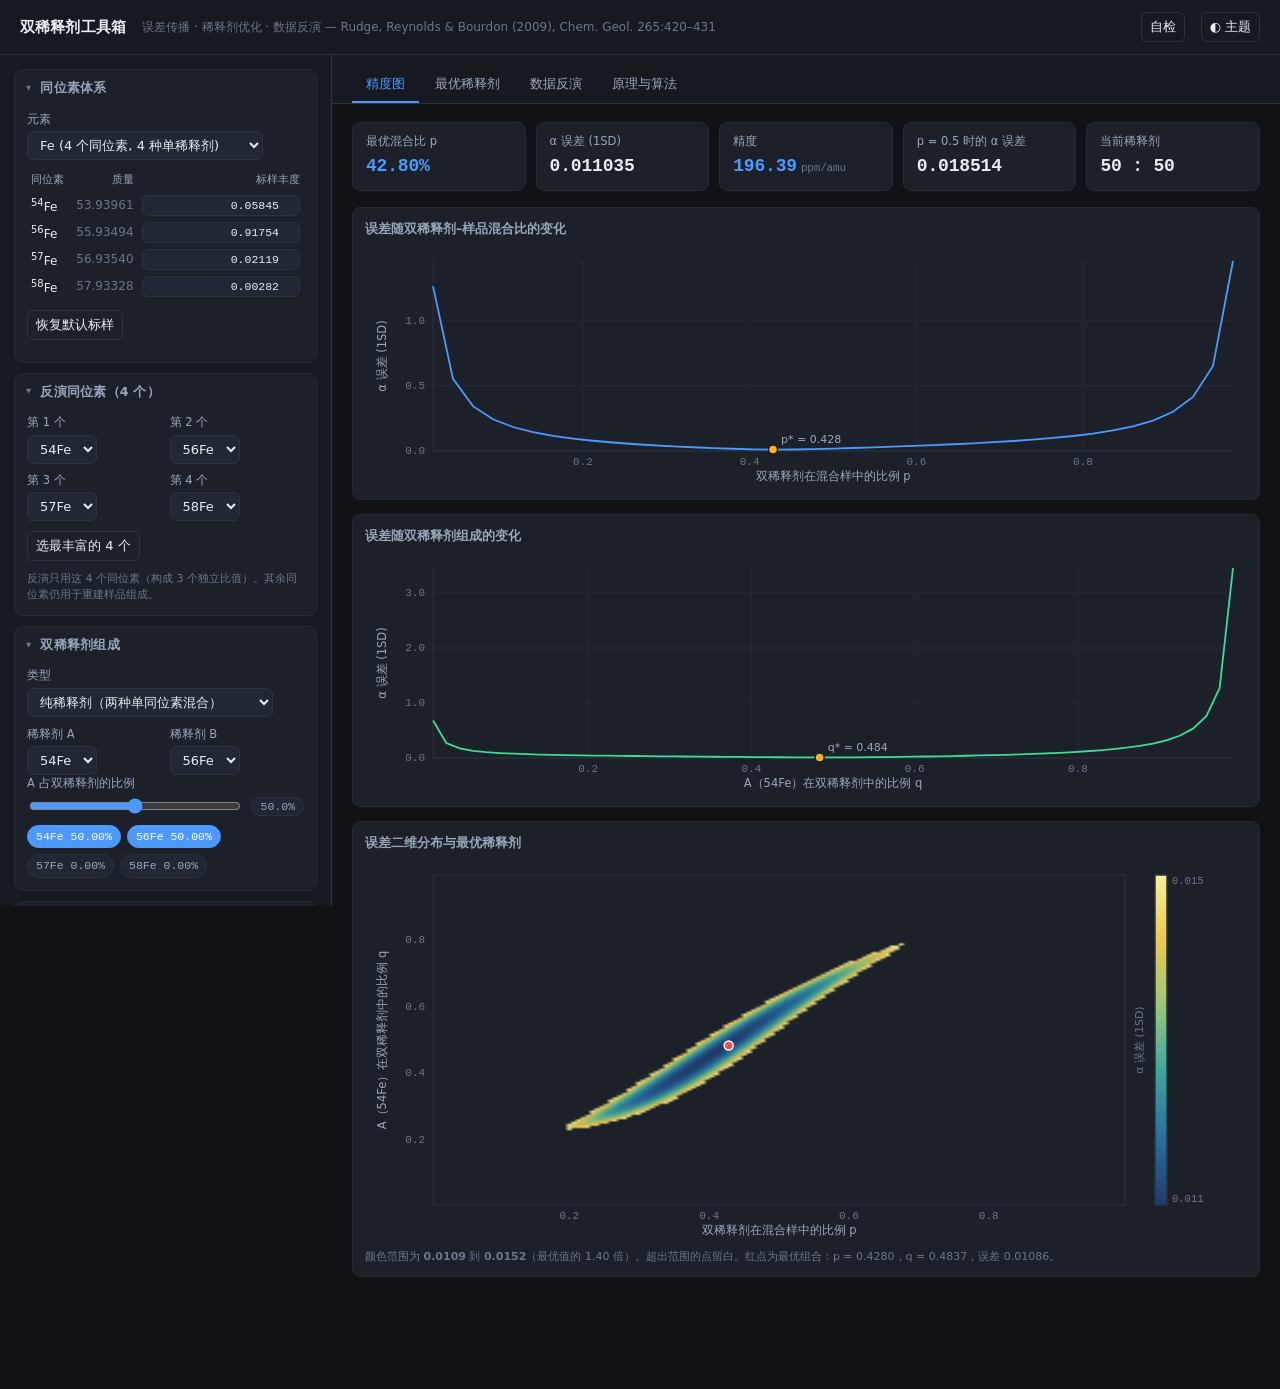
<file: webgui/doublespike-gui.html>
<!DOCTYPE html>
<html lang="zh-CN" data-theme="dark">
<head>
<meta charset="utf-8">
<meta name="viewport" content="width=device-width, initial-scale=1">
<title>双稀释剂工具箱 · Double Spike Toolbox</title>
<style>
/* ==========================================================================
   Double spike toolbox -- web GUI style sheet
   ========================================================================== */

:root {
  --bg: #101216;
  --bg-alt: #161a20;
  --panel: #1b2029;
  --panel-2: #212733;
  --border: #2b3341;
  --border-soft: #232a34;
  --text: #e8ecf3;
  --text-dim: #9aa7bb;
  --text-faint: #6b7789;
  --accent: #4c9aff;
  --accent-soft: #1d3557;
  --accent-dim: #2c5f9e;
  --warn: #ffb020;
  --bad: #ff6b6b;
  --good: #3ddc97;
  --shadow: 0 1px 2px rgba(0, 0, 0, 0.4), 0 8px 24px rgba(0, 0, 0, 0.25);
  --radius: 8px;
  --mono: "SFMono-Regular", "JetBrains Mono", Consolas, "Liberation Mono", monospace;
  --sans: "Inter", "Segoe UI", "PingFang SC", "Microsoft YaHei", system-ui, sans-serif;
}

[data-theme="light"] {
  --bg: #f4f6f9;
  --bg-alt: #ffffff;
  --panel: #ffffff;
  --panel-2: #f7f9fc;
  --border: #d8dee9;
  --border-soft: #e6eaf1;
  --text: #1a2230;
  --text-dim: #5a6678;
  --text-faint: #8b97a8;
  --accent: #1f6feb;
  --accent-soft: #dbe8fb;
  --accent-dim: #9dbceb;
  --shadow: 0 1px 2px rgba(15, 23, 42, 0.06), 0 6px 18px rgba(15, 23, 42, 0.08);
}

* { box-sizing: border-box; }

html, body {
  margin: 0;
  padding: 0;
  background: var(--bg);
  color: var(--text);
  font-family: var(--sans);
  font-size: 14px;
  line-height: 1.5;
  -webkit-font-smoothing: antialiased;
}

/* ---------------------------------------------------------------- header */
header {
  display: flex;
  align-items: center;
  gap: 16px;
  padding: 12px 20px;
  background: var(--bg-alt);
  border-bottom: 1px solid var(--border);
  position: sticky;
  top: 0;
  z-index: 20;
}
header h1 {
  font-size: 15px;
  font-weight: 600;
  margin: 0;
  letter-spacing: 0.01em;
}
header .sub {
  color: var(--text-faint);
  font-size: 12px;
}
header .spacer { flex: 1; }

button, select, input[type="number"], input[type="text"], textarea {
  font-family: inherit;
  font-size: 13px;
  color: var(--text);
  background: var(--panel-2);
  border: 1px solid var(--border);
  border-radius: 6px;
  padding: 5px 8px;
  outline: none;
  transition: border-color 0.15s, background 0.15s;
}
button { cursor: pointer; }
button:hover, select:hover { border-color: var(--accent-dim); }
button:focus-visible, select:focus-visible, input:focus-visible, textarea:focus-visible {
  border-color: var(--accent);
}
button.primary {
  background: var(--accent);
  border-color: var(--accent);
  color: #fff;
  font-weight: 500;
}
button.primary:hover { filter: brightness(1.08); }
button.ghost { background: transparent; }
button:disabled { opacity: 0.5; cursor: default; }
input[type="range"] { width: 100%; accent-color: var(--accent); }
input[type="checkbox"] { accent-color: var(--accent); }

/* ---------------------------------------------------------------- layout */
.layout {
  display: grid;
  grid-template-columns: 332px minmax(0, 1fr);
  gap: 0;
  align-items: start;
}
@media (max-width: 1000px) {
  .layout { grid-template-columns: 1fr; }
}

aside.controls {
  border-right: 1px solid var(--border);
  background: var(--bg-alt);
  padding: 14px 14px 60px;
  height: calc(100vh - 49px);
  overflow-y: auto;
  position: sticky;
  top: 49px;
}
@media (max-width: 1000px) {
  aside.controls { height: auto; position: static; border-right: none; border-bottom: 1px solid var(--border); }
}

main { padding: 0 0 80px; min-width: 0; }

/* ------------------------------------------------------------- controls */
.group {
  border: 1px solid var(--border-soft);
  border-radius: var(--radius);
  margin-bottom: 10px;
  background: var(--panel);
  overflow: hidden;
}
.group > summary {
  cursor: pointer;
  padding: 9px 12px;
  font-size: 12.5px;
  font-weight: 600;
  letter-spacing: 0.02em;
  color: var(--text-dim);
  list-style: none;
  display: flex;
  align-items: center;
  gap: 8px;
  user-select: none;
}
.group > summary::-webkit-details-marker { display: none; }
.group > summary::before {
  content: "▸";
  font-size: 10px;
  color: var(--text-faint);
  transition: transform 0.15s;
}
.group[open] > summary::before { transform: rotate(90deg); }
.group > summary:hover { color: var(--text); }
.group .body { padding: 4px 12px 12px; }

.field { margin-bottom: 9px; }
.field:last-child { margin-bottom: 0; }
.field label {
  display: block;
  font-size: 11.5px;
  color: var(--text-dim);
  margin-bottom: 3px;
}
.field .row { display: flex; gap: 8px; align-items: center; }
.field .row > * { flex: 1; min-width: 0; }
.field .row > .fixed { flex: 0 0 auto; }
.hint {
  font-size: 11px;
  color: var(--text-faint);
  margin-top: 4px;
  line-height: 1.45;
}
.iso-grid { display: grid; grid-template-columns: repeat(2, 1fr); gap: 8px; }
.iso-grid .field { margin-bottom: 0; }

table.mini { width: 100%; border-collapse: collapse; font-size: 12px; }
table.mini th, table.mini td { padding: 3px 4px; text-align: right; }
table.mini th { color: var(--text-dim); font-weight: 500; font-size: 11px; text-align: right; }
table.mini th:first-child, table.mini td:first-child { text-align: left; }
table.mini input {
  width: 100%;
  padding: 3px 5px;
  font-family: var(--mono);
  font-size: 11.5px;
  text-align: right;
}
table.mini tr.disabled td { opacity: 0.4; }

.chip-row { display: flex; flex-wrap: wrap; gap: 6px; }
.chip {
  font-family: var(--mono);
  font-size: 11.5px;
  padding: 2px 8px;
  border-radius: 999px;
  background: var(--panel-2);
  border: 1px solid var(--border);
  color: var(--text-dim);
}
.chip.on { background: var(--accent); border-color: var(--accent); color: #fff; }

/* ------------------------------------------------------------------ tabs */
nav.tabs {
  display: flex;
  gap: 2px;
  padding: 12px 20px 0;
  border-bottom: 1px solid var(--border);
  background: var(--bg-alt);
  position: sticky;
  top: 49px;
  z-index: 10;
  overflow-x: auto;
}
nav.tabs button {
  background: transparent;
  border: none;
  border-bottom: 2px solid transparent;
  border-radius: 0;
  padding: 8px 14px;
  color: var(--text-dim);
  font-size: 13px;
  white-space: nowrap;
}
nav.tabs button:hover { color: var(--text); }
nav.tabs button.on { color: var(--accent); border-bottom-color: var(--accent); font-weight: 500; }

.panel { padding: 18px 20px; display: none; }
.panel.on { display: block; }

/* ----------------------------------------------------------------- cards */
.cards { display: grid; grid-template-columns: repeat(auto-fit, minmax(150px, 1fr)); gap: 10px; margin-bottom: 16px; }
.card {
  background: var(--panel);
  border: 1px solid var(--border-soft);
  border-radius: var(--radius);
  padding: 10px 13px;
}
.card .k { font-size: 11.5px; color: var(--text-dim); margin-bottom: 3px; }
.card .v { font-size: 18px; font-weight: 600; font-family: var(--mono); letter-spacing: -0.01em; }
.card .u { font-size: 11px; color: var(--text-faint); margin-left: 4px; font-weight: 400; }
.card.hl .v { color: var(--accent); }

.plot-wrap {
  background: var(--panel);
  border: 1px solid var(--border-soft);
  border-radius: var(--radius);
  padding: 12px;
  margin-bottom: 14px;
  position: relative;
}
.plot-wrap h3 {
  margin: 0 0 8px;
  font-size: 12.5px;
  font-weight: 600;
  color: var(--text-dim);
}
canvas { display: block; width: 100%; touch-action: none; }
.plot-row { display: grid; grid-template-columns: 1fr 1fr; gap: 14px; }
@media (max-width: 900px) { .plot-row { grid-template-columns: 1fr; } }

.busy {
  position: absolute;
  inset: 0;
  display: flex;
  align-items: center;
  justify-content: center;
  background: color-mix(in srgb, var(--panel) 82%, transparent);
  font-size: 12px;
  color: var(--text-dim);
  border-radius: var(--radius);
  z-index: 3;
}

/* ----------------------------------------------------------------- table */
table.data {
  width: 100%;
  border-collapse: collapse;
  font-size: 12.5px;
  font-family: var(--mono);
}
table.data th {
  text-align: right;
  font-family: var(--sans);
  font-weight: 500;
  font-size: 11.5px;
  color: var(--text-dim);
  padding: 6px 8px;
  border-bottom: 1px solid var(--border);
  position: sticky;
  top: 0;
  background: var(--panel);
  white-space: nowrap;
}
table.data td {
  padding: 5px 8px;
  text-align: right;
  border-bottom: 1px solid var(--border-soft);
  white-space: nowrap;
}
table.data th:first-child, table.data td:first-child { text-align: left; }
table.data tbody tr:hover { background: var(--panel-2); }
table.data tbody tr.clickable { cursor: pointer; }
table.data .best { color: var(--accent); font-weight: 600; }
.scroll { max-height: 460px; overflow: auto; border: 1px solid var(--border-soft); border-radius: var(--radius); }

textarea.calc {
  width: 100%;
  min-height: 130px;
  font-family: var(--mono);
  font-size: 12px;
  line-height: 1.55;
  resize: vertical;
  white-space: pre;
  overflow-wrap: normal;
  overflow-x: auto;
}

.toolbar { display: flex; gap: 8px; flex-wrap: wrap; align-items: center; margin: 10px 0; }
.toolbar .spacer { flex: 1; }

.banner {
  border-left: 3px solid var(--accent);
  background: var(--panel);
  padding: 9px 13px;
  border-radius: 0 var(--radius) var(--radius) 0;
  font-size: 12.5px;
  color: var(--text-dim);
  margin-bottom: 14px;
}
.banner.warn { border-left-color: var(--warn); }
.banner.bad { border-left-color: var(--bad); }
.banner b { color: var(--text); }

/* --------------------------------------------------------------- theory */
.theory { max-width: 860px; }
.theory h2 {
  font-size: 15px;
  margin: 26px 0 10px;
  padding-bottom: 6px;
  border-bottom: 1px solid var(--border-soft);
}
.theory h2:first-child { margin-top: 0; }
.theory h3 { font-size: 13.5px; margin: 18px 0 7px; color: var(--text); }
.theory p { color: var(--text-dim); margin: 8px 0; }
.theory ul { color: var(--text-dim); padding-left: 20px; }
.theory li { margin: 4px 0; }
.theory code {
  font-family: var(--mono);
  font-size: 12px;
  background: var(--panel-2);
  border: 1px solid var(--border-soft);
  border-radius: 4px;
  padding: 1px 5px;
}
.eq {
  font-family: var(--mono);
  font-size: 13px;
  background: var(--panel);
  border: 1px solid var(--border-soft);
  border-left: 3px solid var(--accent);
  border-radius: 0 var(--radius) var(--radius) 0;
  padding: 10px 14px;
  margin: 10px 0;
  overflow-x: auto;
  color: var(--text);
  white-space: pre;
}
.eq .cmt { color: var(--text-faint); }
.theory table { border-collapse: collapse; width: 100%; font-size: 12.5px; margin: 10px 0; }
.theory th, .theory td {
  border: 1px solid var(--border-soft);
  padding: 6px 9px;
  text-align: left;
  color: var(--text-dim);
}
.theory th { background: var(--panel); color: var(--text); font-weight: 500; }

::-webkit-scrollbar { width: 10px; height: 10px; }
::-webkit-scrollbar-track { background: transparent; }
::-webkit-scrollbar-thumb { background: var(--border); border-radius: 6px; border: 2px solid var(--bg-alt); }
::-webkit-scrollbar-thumb:hover { background: var(--text-faint); }

</style>
</head>
<body>

<header>
  <h1>双稀释剂工具箱</h1>
  <div class="sub">误差传播 · 稀释剂优化 · 数据反演 — Rudge, Reynolds &amp; Bourdon (2009), Chem. Geol. 265:420–431</div>
  <div class="spacer"></div>
  <button id="selftest" class="ghost" title="运行内置数值自检">自检</button>
  <button id="theme" class="ghost" title="切换深色/浅色">◐ 主题</button>
</header>

<div id="selftestOut" style="padding:0 20px"></div>

<div class="layout">
  <aside id="controls" class="controls"></aside>

  <main>
    <nav class="tabs">
      <button data-tab="precision" class="on">精度图</button>
      <button data-tab="optimal">最优稀释剂</button>
      <button data-tab="invert">数据反演</button>
      <button data-tab="theory">原理与算法</button>
    </nav>

    <!-- ============================ precision ============================ -->
    <section id="panel-precision" class="panel on">
      <div class="cards" id="precCards"></div>

      <div class="plot-wrap">
        <h3>误差随双稀释剂–样品混合比的变化</h3>
        <canvas id="plotP"></canvas>
      </div>

      <div class="plot-wrap">
        <h3>误差随双稀释剂组成的变化</h3>
        <canvas id="plotQ"></canvas>
      </div>

      <div class="plot-wrap">
        <h3>误差二维分布与最优稀释剂</h3>
        <canvas id="plotMap"></canvas>
        <div class="hint" id="mapNote" style="margin-top:8px"></div>
        <div class="busy" id="busy" style="display:none">计算中…</div>
      </div>
    </section>

    <!-- ============================= optimal ============================= -->
    <section id="panel-optimal" class="panel">
      <div class="banner">
        对当前反演同位素组合下所有可能的双稀释剂配对做误差最小化。
        <b>α 误差越小越好；ppm/amu 便于和其他体系横向比较。</b>
        点击任意一行可把该稀释剂与最佳混合比应用回“精度图”。
      </div>
      <div class="toolbar">
        <span class="chip" id="optCount"></span>
        <div class="spacer"></div>
      </div>
      <div class="scroll">
        <table class="data">
          <thead><tr id="optHead"><th>—</th></tr></thead>
          <tbody id="optBody"></tbody>
        </table>
      </div>
    </section>

    <!-- ============================= invert ============================== -->
    <section id="panel-invert" class="panel">
      <div class="banner">
        <b>数据反演</b>用当前的双稀释剂组成、标样组成与反演同位素，把实测束流还原为
        天然分馏 α、仪器分馏 β 与稀释剂比例。求解器为「消去 λ 的二维阻尼牛顿迭代」，
        与原版 fsolve 相比收敛更稳、快约 25 倍。
      </div>

      <div class="plot-wrap">
        <h3>实测束流强度</h3>
        <div class="hint" id="measHint" style="margin-bottom:8px"></div>
        <textarea id="measInput" class="calc" spellcheck="false"></textarea>
        <div class="toolbar">
          <button class="primary" id="invRun">反演</button>
          <button class="ghost" id="invExport" disabled>导出 CSV</button>
          <label class="chip" style="cursor:pointer">
            载入文件 <input type="file" id="invFile" accept=".csv,.txt" style="display:none">
          </label>
          <div class="spacer"></div>
        </div>
        <div id="invNote"></div>
        <div class="scroll" style="max-height:340px">
          <table class="data">
            <thead>
              <tr>
                <th>#</th><th>α (天然分馏)</th><th>β (仪器分馏)</th>
                <th>稀释剂比例 p (%)</th><th>λ (比值空间)</th><th>方程残差</th><th>状态</th>
              </tr>
            </thead>
            <tbody id="invBody"></tbody>
          </table>
        </div>
      </div>

      <div class="plot-wrap">
        <h3>蒙特卡洛验证</h3>
        <div class="toolbar">
          <label class="chip">次数 <input type="number" id="mcN" value="300" style="width:70px"></label>
          <label class="chip">随机种子 <input type="number" id="mcSeed" value="1" style="width:80px"></label>
          <label class="chip">p <input type="number" id="mcProp" value="0.5" step="0.05" style="width:70px"></label>
          <label class="chip">α <input type="number" id="mcAlpha" value="0" step="0.05" style="width:70px"></label>
          <label class="chip">β <input type="number" id="mcBeta" value="0" step="0.5" style="width:70px"></label>
          <button class="primary" id="mcRun">模拟</button>
        </div>
        <div id="mcOut"></div>
      </div>
    </section>

    <!-- ============================= theory ============================== -->
    <section id="panel-theory" class="panel">
      <div class="theory">
        <h2>1. 双稀释剂法要解决什么问题</h2>
        <p>
          质谱测量中，同位素比值会因为质量分馏而系统偏移。若测量一套样品–稀释剂混合样，
          稀释剂本身提供了“内标”：它的加入量已知，只要能从混合样的比值里同时解出
          <b>稀释剂比例</b>、<b>样品自身的天然分馏</b>和<b>仪器造成的分馏</b>，
          就可以把分馏完全校正掉，而不需要假设样品的分馏遵循某个已知定律。
        </p>
        <p>模型有三个未知量，恰好被四个（或更多）同位素提供的三个独立比值确定：</p>
        <div class="eq">λ·Tᵢ + (1 − λ)·Nᵢ = Mᵢ        <span class="cmt">(式 10)</span>
Nᵢ = nᵢ·exp(−α·Pᵢ)           <span class="cmt">样品（含天然分馏 α）</span>
Mᵢ = mᵢ·exp(−β·Pᵢ)           <span class="cmt">实测（含仪器分馏 β）</span>
Pᵢ = ln(Mⱼ / Mₖ)             <span class="cmt">该比值对应的原子质量对数比</span></div>
        <p>
          <code>n</code> 是未稀释标样，<code>T</code> 是稀释剂，<code>m</code> 是实测混合样，
          <code>λ</code> 是稀释剂在<b>比值空间</b>中的比例。三个方程、三个未知量，
          因此这是一个非线性方程组，需要迭代求解。
        </p>

        <h2>2. 本工具箱换了什么迭代模型</h2>
        <p>原版把式 (10) 整理成未知量 <code>y = (λ, (1−λ)α, β)</code>，用线性化结果当初值，再交给 SciPy 的 <code>fsolve</code>（MINPACK hybrid）。它有四个实际问题：</p>
        <ul>
          <li><code>1/(1−λ)</code> 的重参数化在 λ→1（稀释剂为主）时病态；</li>
          <li>fsolve 需要 Jacobian 且没有下降性保证，可能停在错误解上，只打印一条警告就返回；</li>
          <li>一次只能算一个测点，蒙特卡洛几千次会很慢；</li>
          <li>初值用一个启发式“上限 1/|P|”来兜底，缺少原则性。</li>
        </ul>
        <h3>新算法：消去 λ 的二维阻尼牛顿</h3>
        <p>
          式 (10) 对 λ 是<b>线性</b>的。记 <code>Sᵢ = Tᵢ − Nᵢ</code>、<code>Uᵢ = Mᵢ − Nᵢ</code>，
          则 <code>λ·Sᵢ = Uᵢ</code>。对任意试算的 (α, β)，由不同比值给出的 λ 必须一致，
          于是 λ 被完全消掉，只剩两个未知量：
        </p>
        <div class="eq">Gₓ(α, β) = S_{i₀}·Uₓ − U_{i₀}·Sₓ = 0    <span class="cmt">x 取另外两个比值</span>
λ = U_{i₀} / S_{i₀}                        <span class="cmt">收敛后直接算出，无需再用 1/(1−λ)</span></div>
        <p>其中 pivot <code>i₀ = argmax|T − n|</code>，即稀释剂影响最大的那个比值，它离退化点 <code>S=0</code> 最远。</p>
        <p>对这个 2×2 系统做牛顿迭代，配三件保证收敛的措施：</p>
        <ul>
          <li><b>解析 Jacobian</b>（对 G 逐项求导，无差分近似）；</li>
          <li><b>保方向的步长限制</b>——整步等比缩放而非逐分量截断，否则会破坏下降性；</li>
          <li><b>回溯线搜索</b>，以残差的绝对极大范数为价值函数，下降不足就折半；</li>
          <li>收敛判据用<b>相对残差</b> <code>|G| / (|S·U| + |U·S|)</code>，这样 48Ca/42Ca 这种量级 500 的比值和 0.1 量级的比值判定标准一致；</li>
          <li>失败时从一组物理上合理的 (α, β) 网格重启，最后才回退到 fsolve。</li>
        </ul>
        <p>因为所有运算都是逐元素的，整批测点可以一次迭代，实测效果：</p>
        <table>
          <tr><th>指标</th><th>原版（fsolve）</th><th>新算法</th></tr>
          <tr><td>单次反演耗时</td><td>约 214 µs</td><td><b>约 8 µs</b>（向量化，快 26×）</td></tr>
          <tr><td>迭代次数</td><td>不固定，可能到 maxfev</td><td>平均 2.6 次，最多 3 次</td></tr>
          <tr><td>极端条件（β∈±12, α∈±1）失败率</td><td>约 6%</td><td><b>0 / 24000</b></td></tr>
          <tr><td>正演模型回收精度</td><td>—</td><td>1.5×10⁻¹¹</td></tr>
        </table>

        <h2>3. 误差是怎么传播的</h2>
        <p>
          精度评估不需要数值迭代，而是把式 (10) 在解附近线性化，用附录 A 的公式一步算出。
          噪声模型（式 34）：
        </p>
        <div class="eq">σᵢ² = a + b·Iᵢ + c·Iᵢ²
a = 4·k·T·R_ref² / (Δt·R)     <span class="cmt">Johnson–Nyquist 噪声</span>
b = e·R_ref / Δt              <span class="cmt">计数统计（散粒噪声）</span></div>
        <p>再由 z = (λ, α, β) 对输入的导数合成协方差（式 16/23/30）：</p>
        <div class="eq">V_z = (∂z/∂n)·V_n·(∂z/∂n)ᵀ + (∂z/∂T)·V_T·(∂z/∂T)ᵀ + (∂z/∂m)·V_m·(∂z/∂m)ᵀ
报告误差 = √(V_z)[1,1]                    <span class="cmt">α 的 1SD</span>
ppm/amu = 10⁶·误差 / 平均原子质量          <span class="cmt">式 51，便于横向比较</span></div>
        <p>
          本页所有曲线与彩色图都是这个公式在 (p, q) 平面上的取值。绿色区域就是“这个稀释剂在这个比例下最准”的地方。
        </p>

        <h2>4. 怎么选稀释剂</h2>
        <ul>
          <li><b>选哪两个同位素</b>：一般挑质量差尽量大、且彼此不受同质异位素干扰的一对。程序在“最优稀释剂”页穷举所有配对并排序。</li>
          <li><b>混合比 p</b>：由图上的谷底给出，通常在 0.3–0.6 之间；偏离谷底 10% 通常只让误差增加百分之几，但掉到 0.05 或 0.95 会急剧恶化。</li>
          <li><b>稀释剂本身的分馏</b>：稀释剂若没标定好，误差会直接进入 α。可用“数据反演”页的“把标样误差计入”来评估这部分贡献。</li>
          <li><b>不要只看 α 误差</b>：如果关心的是某个具体比值（如 ⁹⁸Mo/⁹⁵Mo），在“误差目标”里切换成该比值，最优稀释剂会随之改变。</li>
        </ul>

        <h2>5. 数值验证</h2>
        <p>
          本页 JavaScript 实现与 Python 包 <code>doublespike</code> 逐位数对照：
          9 个体系、误差传播（α 与指定比值两条路径）与反演（α、β、p）相对偏差均优于 10⁻¹²。
          Python 端另有与原版的逐函数对照脚本，以及 825 组正演–反演闭合检验。
        </p>
        <p style="color:var(--text-faint);font-size:12px">
          数据来源：<code>src/doublespike/data/maininput.csv</code>（39 个体系的标准丰度、原子质量与可用单稀释剂）。
          网页版完全离线运行，不联网、不上传任何数据。
        </p>
      </div>
    </section>
  </main>
</div>

<script>
// Isotope system data, generated from src/doublespike/data/maininput.csv
// by webgui/make_data.py -- do not edit by hand.
const ELEMENTS = {"Ce":{"isonum":[136,138,140,142],"mass":[135.90714,137.905986,139.905434,141.90924],"standard":[0.00185,0.00251,0.8845,0.11114],"rawspike":[[0.5054000000000001,0.0034000000000000002,0.45790000000000003,0.03330000000000001],[0.0019013309316521566,0.26018212748924247,0.699489642749925,0.03842689882918043],[9.998000399920017e-05,9.998000399920017e-05,0.9982003599280144,0.0015996800639872027],[1.999920003199872e-05,1.999920003199872e-05,0.07149714011439541,0.9284628614855406]]},"Cr":{"isonum":[50,52,53,54],"mass":[49.9460496,51.9405119,52.9406538,53.9388849],"standard":[0.04345,0.83789,0.09501,0.02365],"rawspike":[[0.9765488274413721,0.021001050052502628,0.0013700685034251712,0.001080054002700135],[9.999000099990002e-05,0.9989001099890011,0.0008999100089991,9.999000099990002e-05],[0.00027000270002700027,0.016650166501665016,0.9823098230982309,0.0007700077000770007],[0.0006,0.0226,0.009,0.9678]]},"Fe":{"isonum":[54,56,57,58],"mass":[53.9396148,55.9349421,56.9353987,57.9332805],"standard":[0.05845,0.91754,0.02119,0.00282],"rawspike":[[0.983719674393488,0.015500310006200124,0.0007000140002800056,8.000160003200064e-05],[0.0006993006993006994,0.9988011988011989,0.00039960039960039965,9.990009990009991e-05],[0.0010000000000000002,0.06970000000000001,0.9288000000000001,0.0005000000000000001],[0.0039,0.1378,0.0125,0.8458]]},"Pb":{"isonum":[204,206,207,208],"mass":[203.97302,205.97444,206.975872,207.976627],"standard":[0.014,0.241,0.221,0.524],"rawspike":[[0.9970700292997069,0.0016499835001649982,0.0006399936000639994,0.0006399936000639994],[0.0004997501249375313,0.9989805097451275,0.0002898550724637681,0.00022988505747126439],[9.999000099990002e-05,0.024897510248975102,0.9282071792820719,0.046795320467953205],[9.999000099990002e-05,0.000999900009999,0.00039996000399960006,0.9985001499850016]]},"S":{"isonum":[32,33,34,36],"mass":[31.97207069,32.9714585,33.96786683,35.96708088],"standard":[0.9492999999999998,0.007599999999999998,0.042899999999999994,0.00019999999999999996],"rawspike":[[0.9988001199880012,0.00019998000199980003,0.0008999100089991,9.999000099990002e-05],[0.10838916108389161,0.8835116488351166,0.007999200079992,9.999000099990002e-05],[0.0560943905609439,0.0011998800119988001,0.9426057394260574,9.999000099990002e-05],[0.9009,0.0095,0.0545,0.0351]]},"Sr":{"isonum":[84,86,87,88],"mass":[83.913425,85.9092624,86.9088793,87.9056143],"standard":[0.005570772197215589,0.09860031035892017,0.07003067323180229,0.8257982442120618],"rawspike":[[0.8224,0.0371,0.0156,0.1249],[0.0008,0.9702,0.0078,0.0212],[0.0001,0.0082,0.9126,0.0791],[2.1e-05,0.000318,0.001087,0.998574]]},"Ge":{"isonum":[70,72,73,74,76],"mass":[69.9242504,71.9220762,72.9234594,73.9211782,75.9214027],"standard":[0.2084,0.2754,0.0773,0.3628,0.0761],"rawspike":[[0.9845,0.0057,0.0023,0.0061,0.0014],[0.0028997100289971,0.987001299870013,0.0036996300369963007,0.0058994100589941,0.0004999500049995],[0.008600000000000002,0.020900000000000002,0.9450000000000001,0.022400000000000003,0.0031000000000000003],[0.0026000000000000003,0.004900000000000001,0.0020000000000000005,0.9890000000000001,0.0015000000000000002],[0.013,0.0201,0.0063,0.0324,0.9282]]},"Ni":{"isonum":[58,60,61,62,64],"mass":[57.9353479,59.9307906,60.9310604,61.9283488,63.9279696],"standard":[0.680769,0.262231,0.011399,0.036345,0.009256],"rawspike":[[0.9992300538962272,0.0006999510034297599,9.999300048996571e-06,2.999790014698971e-05,2.999790014698971e-05],[0.0016984713757618145,0.9974023378958937,0.0002997302427814967,0.0002997302427814967,0.0002997302427814967],[0.0013000000000000002,0.0019000000000000002,0.9944000000000001,0.0005000000000000001,0.0019000000000000002],[0.0187,0.0132,0.0019,0.9646,0.0016],[0.008749825003499932,0.005679886402271956,0.000499990000199996,0.0042899142017159666,0.9807803843923123]]},"Ti":{"isonum":[46,47,48,49,50],"mass":[45.9526295,46.9517638,47.9479471,48.9478708,49.9447921],"standard":[0.08250000000000002,0.07440000000000001,0.7372000000000001,0.05410000000000001,0.051800000000000006],"rawspike":[[0.9684968496849684,0.005000500050005,0.0233023302330233,0.0016001600160016,0.0016001600160016],[0.0034699306013879724,0.9454810903781925,0.04739905201895962,0.001899962000759985,0.001749965000699986],[0.0004,0.0004,0.9981,0.0007,0.0004],[0.0022,0.0022,0.0271,0.9625,0.006],[0.0169,0.0129,0.1251,0.0141,0.831]]},"W":{"isonum":[180,182,183,184,186],"mass":[179.946706,181.948206,182.9502245,183.9509326,185.954362],"standard":[0.0012,0.265,0.1431,0.3064,0.2843],"rawspike":[[0.11347730453909219,0.4279144171165767,0.14797040591881624,0.19796040791841632,0.11267746450709858],[0.0003998400639744103,0.9446221511395442,0.024190323870451818,0.02219112355057977,0.00859656137544982],[0.0004997501249375313,0.0399800099950025,0.8748625687156422,0.06496751624187906,0.01969015492253873],[0.0009990009990009992,0.01148851148851149,0.017782217782217783,0.9499500499500501,0.019780219780219783],[9.999000099990002e-05,0.0025997400259974,0.0021997800219978004,0.010798920107989201,0.9843015698430158]]},"Zn":{"isonum":[64,66,67,68,70],"mass":[63.9291466,65.9260368,66.9271309,67.9248476,69.925325],"standard":[0.4862999999999999,0.27899999999999997,0.040999999999999995,0.18749999999999997,0.006199999999999998],"rawspike":[[0.9967003299670033,0.001999800019998,0.00029997000299970003,0.0008999100089991,9.999000099990002e-05],[0.0034982508745627187,0.9924037981009496,0.0009995002498750627,0.0025987006496751624,0.0004997501249375313],[0.0111303339100173,0.019500585017550524,0.9460283808514255,0.022800684020520615,0.0005400162004860146],[0.0012,0.0011,0.0005,0.9971,0.0001],[0.0444,0.0275,0.0051,0.0369,0.8861]]},"Zr":{"isonum":[90,91,92,94,96],"mass":[89.9047037,90.905645,91.9050401,93.9063158,95.908276],"standard":[0.5145,0.1122,0.1715,0.1738,0.028],"rawspike":[[0.9848803023939522,0.006199876002479951,0.004199916001679967,0.0036999260014799707,0.001019979600407992],[0.0324,0.9459,0.0163,0.0046,0.0008],[0.0097,0.0051,0.9806,0.0041,0.0005],[0.0071,0.0021,0.0039,0.9857,0.0012],[0.0154,0.004,0.0073,0.017,0.9563]]},"Ca":{"isonum":[40,42,43,44,46,48],"mass":[39.9625912,41.9586183,42.9587668,43.9554811,45.9536827,47.952533],"standard":[0.96941,0.00647,0.00135,0.02086,4e-05,0.00187],"rawspike":[[0.9998700038998828,3.9998800035998914e-05,9.999700008999729e-06,5.999820005399837e-05,9.999700008999729e-06,9.999700008999729e-06],[0.04879512048795121,0.9448055194480551,0.0006999300069993001,0.005499450054994501,9.999000099990002e-05,9.999000099990002e-05],[0.10130911782060385,0.007800702063185686,0.839375543798942,0.05060455440989689,1.0000900081007291e-05,0.0009000810072906562],[0.010400624037442246,0.0003600216012960778,0.0002600156009360562,0.9889593375602537,1.0000600036002162e-05,1.0000600036002162e-05],[0.6078863090472378,0.0076060848678943145,0.0019015212169735786,0.05694555644515612,0.3091473178542834,0.016513210568454763],[0.020996640537514,0.00023996160614301714,9.998400255959048e-05,0.0007198848184290515,9.998400255959048e-05,0.9778435450327948]]},"Er":{"isonum":[162,164,166,167,168,170],"mass":[161.928775,163.929197,165.93029,166.932045,167.932368,169.93546],"standard":[0.0014,0.0161,0.3361,0.2293,0.2678,0.1493],"rawspike":[[0.34313431343134315,0.0392039203920392,0.2723272327232723,0.1499149914991499,0.13661366136613662,0.0588058805880588],[0.0007000000000000001,0.6273000000000001,0.20520000000000002,0.07930000000000001,0.06490000000000001,0.022600000000000002],[0.00019994001799460164,0.0005998200539838048,0.9628111566530041,0.027791662501249623,0.007097870638808358,0.0014995501349595122],[9.999000099990002e-05,0.0004999500049995,0.028097190280971903,0.9176082391760824,0.05049495050494951,0.0031996800319968005],[1.999920003199872e-05,0.00021999120035198593,0.006199752009919603,0.012099516019359225,0.9774609015639374,0.003999840006399744],[0.0001,0.0003,0.0085,0.0073,0.0145,0.9693]]},"Hf":{"isonum":[174,176,177,178,179,180],"mass":[173.94004,175.9414018,176.94322,177.9436977,178.9458151,179.9465488],"standard":[0.0016,0.0526,0.186,0.2728,0.1362,0.3508],"rawspike":[[0.19009999999999994,0.10779999999999998,0.20969999999999994,0.21839999999999996,0.08429999999999999,0.18969999999999995],[0.009900990099009901,0.7672277227722772,0.11316831683168317,0.057821782178217825,0.019306930693069307,0.032574257425742575],[0.006163021868787276,0.008648111332007952,0.9083499005964214,0.0489065606361829,0.010039761431411531,0.017892644135188866],[0.00019996000799840034,0.002299540091981604,0.015196960607878425,0.9473105378924216,0.01829634073185363,0.016696660667866427],[0.0007,0.0022,0.011,0.0326,0.8687,0.0848],[9.999000099990002e-05,0.0006999300069993001,0.0020997900209979003,0.006899310068993101,0.0073992600739926015,0.9828017198280172]]},"Kr":{"isonum":[78,80,82,83,84,86],"mass":[77.920386,79.916378,81.9134846,82.914136,83.911507,85.9106103],"standard":[0.0035,0.0228,0.1158,0.1149,0.57,0.173],"rawspike":[]},"Pd":{"isonum":[102,104,105,106,108,110],"mass":[101.905608,103.904035,104.905084,105.903483,107.903894,109.905152],"standard":[0.0102,0.1114,0.2233,0.2733,0.2646,0.1172],"rawspike":[[0.7817999999999998,0.054499999999999986,0.061999999999999986,0.054499999999999986,0.034899999999999994,0.012299999999999997],[0.0015000000000000002,0.9528000000000001,0.026300000000000004,0.012000000000000002,0.005200000000000001,0.0022000000000000006],[0.00019996000799840034,0.004999000199960009,0.97250549890022,0.017196560687862426,0.003699260147970406,0.0013997200559888023],[0.00019996000799840034,0.001299740051989602,0.007898420315936813,0.9846030793841232,0.004799040191961607,0.0011997600479904018],[0.00019996000799840034,0.0007998400319936014,0.0021995600879824036,0.0046990601879624075,0.9884023195360928,0.003699260147970406],[0.0001999480135164857,0.0009597504648791313,0.002499350168956071,0.0029992202027472855,0.007198128486593484,0.9861436026633075]]},"Pt":{"isonum":[190,192,194,195,196,198],"mass":[189.95993,191.961035,193.962664,194.964774,195.964935,197.967876],"standard":[0.00014,0.00782,0.32967,0.33832,0.25242,0.07163],"rawspike":[[0.0419,0.0202,0.4986,0.263,0.1445,0.0318],[0.00010000000000000002,0.5693000000000001,0.2634000000000001,0.11120000000000001,0.047700000000000006,0.008300000000000002],[0.0001,0.0003,0.9645,0.0246,0.0087,0.0018],[0.00039968025579536375,0.00039968025579536375,0.012090327737809752,0.9721223021582734,0.01398880895283773,0.0009992006394884093],[9.998000399920017e-05,9.998000399920017e-05,0.00629874025194961,0.015696860627874423,0.9749050189962007,0.0028994201159768043],[0.0004995004995004996,0.0004995004995004996,0.008291708291708293,0.012287712287712289,0.02227772227772228,0.9561438561438562]]},"Se":{"isonum":[74,76,77,78,80,82],"mass":[73.9224766,75.9192141,76.9199146,77.9173095,79.9165218,81.9167],"standard":[0.0089,0.0937,0.0763,0.2377,0.4961,0.0873],"rawspike":[[0.7771000000000001,0.045500000000000006,0.020600000000000004,0.04970000000000001,0.07850000000000001,0.028600000000000004],[0.0013,0.9705,0.0085,0.0086,0.0094,0.0017],[0.0006,0.0066,0.9438,0.0302,0.0161,0.0027],[0.0001,0.001,0.0019,0.988,0.0077,0.0013],[0.00019996000799840034,0.0007998400319936014,0.0005998800239952009,0.001999600079984003,0.9955008998200361,0.0008998200359928015],[0.0009,0.0017,0.0015,0.0051,0.0165,0.9743]]},"Ba":{"isonum":[130,132,134,135,136,137,138],"mass":[129.90631,131.905056,133.904503,134.905683,135.90457,136.905821,137.905241],"standard":[0.00106,0.00101,0.02417,0.06592,0.07854,0.11232,0.71698],"rawspike":[[0.3761,0.009,0.0356,0.0631,0.0558,0.0652,0.3952],[0.0023,0.2826,0.0837,0.0869,0.0675,0.0749,0.4021],[0.0004995004995004996,0.0004995004995004996,0.7345654345654345,0.15224775224775228,0.040259740259740266,0.019380619380619385,0.05254745254745256],[9.99970000899973e-05,0.0005699829005129846,0.0046598602041938745,0.9337719868403948,0.01639950801475956,0.00889973300800976,0.03559893203203904],[9.999000099990002e-05,9.999000099990002e-05,0.0007999200079992001,0.010298970102989701,0.9282071792820719,0.017698230176982303,0.0427957204279572],[0.0002995805871779509,0.0002995805871779509,0.0004993009786299183,0.0009986019572598365,0.006291192330736969,0.8178550029958059,0.17375674056321153],[9.998000399920017e-05,9.998000399920017e-05,9.998000399920017e-05,0.00029994001199760045,0.00029994001199760045,0.0024995000999800043,0.9966006798640272]]},"Dy":{"isonum":[156,158,160,161,162,163,164],"mass":[155.924278,157.924405,159.925194,160.92693,161.926795,162.928728,163.929171],"standard":[0.0006,0.001,0.0234,0.1891,0.2551,0.249,0.2818],"rawspike":[[0.21592159215921594,0.0036003600360036006,0.031003100310031007,0.19291929192919294,0.20692069206920694,0.17701770177017703,0.17261726172617264],[0.0011997600479904016,0.3279344131173765,0.047990401919616066,0.2029594081183763,0.17296540691861623,0.1309738052389522,0.11597680463907217],[9.998000399920017e-05,9.998000399920017e-05,0.7891421715656869,0.11327734453109378,0.05028994201159768,0.027494501099780046,0.019596080783843232],[0.00019995600967787086,0.0006798504329047609,0.002339485313231089,0.9572893963328067,0.025094479214572793,0.008898042430665252,0.005498790266141448],[9.998000399920017e-05,9.998000399920017e-05,0.0006998600279944011,0.01199760047990402,0.9626074785042992,0.01749650069986003,0.006998600279944011],[9.998000399920017e-05,9.998000399920017e-05,0.00029994001199760045,0.003599280143971206,0.01249750049990002,0.9682063587282544,0.015196960607878425],[9.997000899730082e-05,9.997000899730082e-05,0.00019994001799460164,0.0014995501349595122,0.0033989803059082274,0.010296910926721983,0.9844046785964211]]},"Gd":{"isonum":[152,154,155,156,157,158,160],"mass":[151.919788,153.920862,154.922619,155.92212,156.923957,157.924101,159.927051],"standard":[0.002,0.0218,0.148,0.2047,0.1565,0.2484,0.2186],"rawspike":[[0.42744353387967227,0.04387367579452329,0.15890465720567662,0.1387167699380372,0.07795322806316211,0.0948430941435139,0.05826504097541475],[0.0004997501249375313,0.6674662668665667,0.17511244377811094,0.07226386806596702,0.03158420789605198,0.03438280859570215,0.01869065467266367],[0.00010000000000000002,0.0023000000000000004,0.9431000000000002,0.028500000000000004,0.010200000000000002,0.010500000000000002,0.005300000000000001],[9.996001599360257e-05,9.996001599360257e-05,0.0005997600959616154,0.9974010395841664,0.0011995201919232307,0.0002998800479808077,0.0002998800479808077],[0.0004997001798920648,0.0030981411153308018,0.04017589446332201,0.055966420147911256,0.7966220267839297,0.08085148910653608,0.022786328203078157],[0.00019798059790140568,0.0004949514947535142,0.002474757473767571,0.00455355375173233,0.00871114630766185,0.9654523856662046,0.01811522470797862],[0.00019992003198720514,0.00019992003198720514,0.0013994402239104358,0.0021991203518592567,0.0023990403838464614,0.006897241103558577,0.9867053178728509]]},"Hg":{"isonum":[196,198,199,200,201,202,204],"mass":[195.965815,197.966752,198.968262,199.968309,200.970285,201.970626,203.973476],"standard":[0.0015,0.0997,0.1687,0.231,0.1318,0.2986,0.0687],"rawspike":[[0.7316,0.0764,0.0656,0.0569,0.0234,0.0399,0.0062],[0.0001999700044993251,0.927660850872369,0.05109233614957756,0.010898365245213216,0.003899415087736839,0.0051992201169824516,0.0010498425236214566],[0.0004997501249375313,0.011994002998500751,0.9104447776111945,0.04217891054472764,0.009195402298850575,0.018890554722638682,0.006796601699150424],[0.00019996000799840037,0.0012997400519896023,0.009898020395920819,0.9639072185562889,0.014597080583883227,0.009098180363927217,0.0009998000399920018],[0.00019996000799840034,0.0006998600279944011,0.001299740051989602,0.008998200359928014,0.9615076984603079,0.026194761047790442,0.0010997800439912018],[0.0005,0.0013,0.0141,0.0093,0.0068,0.9586,0.0094],[0.0004997501249375313,0.0010994502748625688,0.001699150424787606,0.0025987006496751624,0.0021989005497251375,0.011294352823588205,0.9806096951524238]]},"Mo":{"isonum":[92,94,95,96,97,98,100],"mass":[91.90681,93.9050876,94.9058415,95.9046789,96.906021,97.9054078,99.907477],"standard":[0.1484,0.0925,0.1592,0.1668,0.0955,0.2413,0.0963],"rawspike":[[0.9826017398260172,0.004599540045995399,0.0036996300369963,0.0025997400259973997,0.0012998700129986998,0.0026997300269973,0.0024997500249975],[0.007099290070992901,0.9202079792020799,0.051794820517948204,0.008299170082991702,0.003999600039996,0.006699330066993301,0.0018998100189981002],[0.0025987006496751624,0.006296851574212894,0.9642178910544729,0.014492753623188408,0.004597701149425287,0.006296851574212894,0.0014992503748125939],[0.0018,0.002,0.0093,0.9676,0.0096,0.008,0.0017],[0.002160151210584741,0.0019001330093106517,0.004700329023031613,0.012500875061254288,0.9419659376156331,0.03370235916514156,0.003070214915044053],[0.001,0.0007,0.0016,0.0023,0.0033,0.9878,0.0033],[0.0056,0.0021,0.0032,0.0037,0.0028,0.0099,0.9727]]},"Nd":{"isonum":[142,143,144,145,146,148,150],"mass":[141.907719,142.90981,143.910083,144.912569,145.913112,147.916889,149.920887],"standard":[0.272,0.122,0.238,0.083,0.172,0.057,0.056],"rawspike":[[0.9826000000000001,0.007100000000000001,0.0058000000000000005,0.0012000000000000001,0.0024000000000000002,0.0005000000000000001,0.0004000000000000001],[0.0287,0.9163,0.043,0.0047,0.0055,0.001,0.0008],[0.0058005800580058,0.006400640064006401,0.9751975197519751,0.0069006900690069,0.0046004600460046,0.0007000700070007,0.00040004000400040005],[0.009200000000000002,0.007000000000000001,0.025500000000000002,0.9173000000000001,0.03670000000000001,0.0028000000000000004,0.0015000000000000002],[0.004200000000000001,0.0029000000000000002,0.0068000000000000005,0.006400000000000001,0.9763000000000001,0.0024000000000000002,0.0010000000000000002],[0.0087,0.0043,0.0096,0.0043,0.0118,0.9544,0.0069],[0.0041,0.0024,0.0049,0.0021,0.0044,0.0037,0.9784]]},"Os":{"isonum":[184,186,187,188,189,190,192],"mass":[183.952491,185.953838,186.9557479,187.955836,188.9581449,189.958445,191.961479],"standard":[0.0002,0.0159,0.0196,0.1324,0.1615,0.2626,0.4078],"rawspike":[[0.056394360563943605,0.041995800419958006,0.027297270272972705,0.1716828317168283,0.171982801719828,0.23697630236976303,0.29367063293670637],[0.00030000000000000003,0.7948000000000001,0.009100000000000002,0.04880000000000001,0.04290000000000001,0.05090000000000001,0.053200000000000004],[0.0001,0.0074,0.7316,0.1294,0.0431,0.0449,0.0435],[2e-05,0.00114,0.00117,0.94986,0.02546,0.01269,0.00966],[0.0003998800359892033,0.00019994001799460164,0.001999400179946016,0.007797660701789463,0.9523143057082876,0.030790762771168653,0.0064980505848245525],[9.99950002499875e-05,0.0002699865006749662,0.00027998600069996496,0.004599770011499424,0.0063996800159992,0.9784510774461276,0.009899505024748761],[0.0004992511233150274,0.0004992511233150274,0.0004992511233150274,0.0010084872690963554,0.0015976035946080878,0.0034348477284073886,0.9924613080379431]]},"Ru":{"isonum":[96,98,99,100,101,102,104],"mass":[95.907598,97.905287,98.9059393,99.9042197,100.9055822,101.9043495,103.90543],"standard":[0.0554,0.0187,0.1276,0.126,0.1706,0.3155,0.1862],"rawspike":[[0.0056005600560055996,0.8934893489348934,0.0361036103610361,0.017001700170017002,0.0171017101710171,0.0217021702170217,0.009000900090009],[0.0012,0.0012,0.9769,0.0074,0.0048,0.0058,0.0027],[0.000998003992015968,0.000998003992015968,0.005489021956087824,0.9704590818363273,0.010978043912175647,0.008083832335329342,0.0029940119760479044],[0.0007000700070007002,0.0007000700070007002,0.0015001500150015003,0.003200320032003201,0.9782978297829783,0.013501350135013503,0.0021002100210021],[0.0004995004995004995,0.0004995004995004995,0.0006993006993006992,0.001098901098901099,0.0022977022977022973,0.9928071928071928,0.0020979020979020975],[0.0004995004995004996,0.0004995004995004996,0.0008991008991008992,0.0011988011988011988,0.0015984015984015986,0.004195804195804196,0.9911088911088912]]},"Sm":{"isonum":[144,147,148,149,150,152,154],"mass":[143.911995,146.914893,147.914818,148.91718,149.917271,151.919728,153.922205],"standard":[0.0307,0.1499,0.1124,0.1382,0.0738,0.2675,0.2275],"rawspike":[[0.8591,0.0388,0.0218,0.0219,0.0102,0.028,0.0202],[0.0005000000000000001,0.9830000000000001,0.008500000000000002,0.0036000000000000003,0.0011000000000000003,0.0021000000000000003,0.0012000000000000001],[0.0004899559039686428,0.012898839104480598,0.9651131398174164,0.013898749112579867,0.0023997840194382503,0.0033996940275375217,0.001799838014578688],[0.00033,0.00377,0.00788,0.9768,0.00564,0.00386,0.00172],[0.0029822259334367175,0.0029822259334367175,5.9644518668734345e-05,0.000397630124458229,0.9933794584277705,9.940753111455725e-05,9.940753111455725e-05],[0.0001,0.0005,0.0005,0.0008,0.0009,0.9944,0.0028],[0.00019998000199980003,0.0013998600139986002,0.0011998800119988001,0.0016998300169983002,0.0011998800119988001,0.007499250074992501,0.9868013198680132]]},"Yb":{"isonum":[168,170,171,172,173,174,176],"mass":[167.933894,169.934759,170.936322,171.9363777,172.9382068,173.9388581,175.942568],"standard":[0.0013,0.0304,0.1428,0.2183,0.1613,0.3183,0.1276],"rawspike":[[0.3351335133513351,0.06040604060406041,0.15751575157515751,0.16511651165116512,0.09080908090809081,0.1495149514951495,0.041504150415041505],[0.0002,0.7878,0.1054,0.0485,0.0208,0.0305,0.0068],[9.999000099990002e-05,0.0037996200379962005,0.9506049395060494,0.026097390260973904,0.0073992600739926015,0.009899010098990102,0.0020997900209979003],[9.999000099990002e-05,0.0011998800119988001,0.0103989601039896,0.959104089591041,0.0173982601739826,0.0103989601039896,0.0013998600139986002],[0.00010000000000000002,0.0005000000000000001,0.0029000000000000002,0.014000000000000002,0.9489000000000001,0.030200000000000005,0.0034000000000000002],[9.996001599360257e-05,0.0002998800479808077,0.0012994802079168333,0.0032986805277888847,0.007796881247500999,0.9836065573770492,0.003598560575769692],[3.999800009999501e-05,0.0003899805009749513,0.0025698715064246787,0.004389780510974451,0.003959802009899506,0.010799460026998652,0.9778511074446279]]},"Cd":{"isonum":[106,108,110,111,112,113,114,116],"mass":[105.906458,107.904183,109.903006,110.904182,111.9027572,112.9044009,113.9033581,115.904755],"standard":[0.012500000000000002,0.008900000000000002,0.12490000000000001,0.12800000000000003,0.24130000000000001,0.12220000000000002,0.28730000000000006,0.07490000000000001],"rawspike":[[0.8827117288271173,0.004999500049995001,0.020397960203979604,0.015998400159984,0.024997500249975005,0.011698830116988301,0.025597440255974404,0.013598640135986401],[0.008770263107893238,0.6933207996239888,0.06690200706021181,0.055901677050311516,0.06160184805544167,0.039001170035101056,0.05680170405112154,0.01770053101593048],[0.001000100010001,0.0009000900090009,0.9600960096009601,0.015501550155015502,0.011001100110011,0.0036003600360036,0.0063006300630063005,0.0016001600160016002],[0.0004994506043352313,0.0004994506043352313,0.0062930776146239145,0.9633403256417942,0.018180001997802422,0.004295275197282989,0.0058935171311557295,0.0009989012086704626],[0.00010000000000000002,0.00010000000000000002,0.0013000000000000002,0.004100000000000001,0.9823000000000001,0.006400000000000001,0.005200000000000001,0.0005000000000000001],[0.00019992003198720514,0.00019992003198720514,0.0018992403038784486,0.0032986805277888847,0.014294282287085167,0.9506197520991604,0.027489004398240705,0.001999200319872051],[9.998000399920017e-05,9.998000399920017e-05,0.0004999000199960008,0.0006998600279944011,0.0018996200759848032,0.0027994401119776045,0.9925014997000601,0.0013997200559888023],[0.0004995504046358277,0.0004995504046358277,0.0013987411329803175,0.0017983814566889795,0.0037965830752322905,0.002597662104106304,0.00959136776900789,0.9798181636527125]]},"Te":{"isonum":[120,122,123,124,125,126,128,130],"mass":[119.90402,121.9030471,122.904273,123.9028195,124.9044247,125.9033055,127.9044614,129.9062228],"standard":[0.0009,0.0255,0.0089,0.0474,0.0707,0.1884,0.3174,0.3408],"rawspike":[[0.569,0.0837,0.0149,0.0381,0.0396,0.0782,0.0904,0.0861],[0.00020000000000000006,0.9720000000000002,0.0013000000000000002,0.0027000000000000006,0.0025000000000000005,0.0065000000000000014,0.010300000000000002,0.0045000000000000005],[0.00010000000000000002,0.005300000000000001,0.9099000000000002,0.017500000000000005,0.011500000000000002,0.019400000000000004,0.015700000000000002,0.020600000000000004],[9.995002498750626e-05,0.0009995002498750627,0.0005997001499250374,0.9665167416291854,0.0064967516241879065,0.013293353323338331,0.006696651674162919,0.005297351324337831],[0.0004,0.0003,0.0003,0.0032,0.9552,0.0272,0.008,0.0054],[0.0002,0.0001,0.0001,0.0006,0.0021,0.9857,0.0079,0.0033],[9.998000399920017e-05,9.998000399920017e-05,9.998000399920017e-05,0.00019996000799840034,0.0004999000199960008,0.002299540091981604,0.9906018796240752,0.006098780243951211],[0.0003,0.0002,0.0003,0.0003,0.0003,0.0014,0.0028,0.9944]]},"Xe":{"isonum":[124,126,128,129,130,131,132,134,136],"mass":[123.9058958,125.904269,127.9035304,128.9047795,129.9035079,130.9050819,131.9041545,133.9053945,135.90722],"standard":[0.0009,0.0009,0.0192,0.2644,0.0408,0.2118,0.2689,0.1044,0.0887],"rawspike":[]},"Sn":{"isonum":[112,114,115,116,117,118,119,120,122,124],"mass":[111.904821,113.902782,114.903346,115.901744,116.902954,117.901606,118.903309,119.9021966,121.9034401,123.9052746],"standard":[0.009700000000000002,0.006600000000000001,0.0034000000000000002,0.14540000000000003,0.07680000000000001,0.24220000000000003,0.08590000000000002,0.32580000000000003,0.04630000000000001,0.05790000000000001],"rawspike":[[0.6851,0.0207,0.0033,0.0672,0.0283,0.071,0.0232,0.0812,0.011,0.009],[0.0038,0.692,0.0098,0.1208,0.034,0.0644,0.0165,0.0472,0.0059,0.0056],[0.00599880023995201,0.009698060387922416,0.40191961607678467,0.2499500099980004,0.05268946210757848,0.10397920415916817,0.03039392121575685,0.1149770045990802,0.014097180563887222,0.016296740651869625],[0.00019992003198720514,0.00019992003198720514,0.0006997201119552179,0.9664134346261496,0.012295081967213116,0.011795281887245102,0.0021991203518592567,0.005197920831667333,0.0004998000799680128,0.0004998000799680128],[0.0005005005005005005,0.0005005005005005005,0.0006006006006006006,0.02312312312312312,0.891991991991992,0.045245245245245244,0.01121121121121121,0.02182182182182182,0.002902902902902903,0.002102102102102102],[0.00016,0.00013,0.00025,0.00375,0.00455,0.9704,0.00735,0.01163,0.00087,0.00091],[0.0004,0.0003,0.0002,0.0069,0.0066,0.03,0.8964,0.0538,0.0027,0.0027],[0.00020001000050002502,0.00010000500025001251,5.0002500125006255e-05,0.00200010000500025,0.0012000600030001498,0.004900245012250612,0.00360018000900045,0.9857492874643732,0.0013000650032501625,0.0009000450022501125],[0.00019922303018228907,0.00019922303018228907,0.00019922303018228907,0.0032871799980077696,0.0035860145432812032,0.00946309393365873,0.010359597569479032,0.03795198724972607,0.9183185576252615,0.01643589999003885],[0.0003000300030003,0.00020002000200020003,0.0003000300030003,0.002000200020002,0.0015001500150015003,0.004100410041004101,0.0021002100210021,0.009400940094009401,0.010401040104010401,0.9696969696969697]]},"Ar":{"isonum":[36,38,40],"mass":[35.96754552,37.9627325,39.9623837],"standard":[0.003365,0.000632,0.996003],"rawspike":[]},"K":{"isonum":[39,40,41],"mass":[38.9637074,39.9639992,40.9618254],"standard":[0.932581,0.000117,0.067302],"rawspike":[]},"Mg":{"isonum":[24,25,26],"mass":[23.9850423,24.9858374,25.9825937],"standard":[0.7899,0.1,0.1101],"rawspike":[]},"Ne":{"isonum":[20,21,22],"mass":[19.9924356,20.9938428,21.9913831],"standard":[0.9048,0.0027,0.0925],"rawspike":[]},"O":{"isonum":[16,17,18],"mass":[15.99491463,16.9991312,17.9991603],"standard":[0.99757,0.00038,0.00205],"rawspike":[]},"Si":{"isonum":[28,29,30],"mass":[27.9769271,28.9764949,29.9737707],"standard":[0.9222960777039224,0.046831953168046836,0.030871969128030873],"rawspike":[]}};
const ELEMENT_ORDER = ["Ce","Cr","Fe","Pb","S","Sr","Ge","Ni","Ti","W","Zn","Zr","Ca","Er","Hf","Kr","Pd","Pt","Se","Ba","Dy","Gd","Hg","Mo","Nd","Os","Ru","Sm","Yb","Cd","Te","Xe","Sn","Ar","K","Mg","Ne","O","Si"];

</script>
<script>
/*
 * Core numerics of the double spike toolbox, in plain JavaScript.
 *
 * This is a direct port of the Python package so that the browser GUI and the
 * command line library agree.  Every equation number refers to
 * Rudge, Reynolds & Bourdon (2009), Chem. Geol. 265:420-431, "The double spike
 * toolbox".
 *
 * Conventions
 * -----------
 *  - a "composition" is a normalised array of isotope abundances, one entry per
 *    isotope, in the order of ELEMENTS[el].isonum;
 *  - a "ratio" array always has the denominator isotope removed, so it has
 *    nisos - 1 entries;
 *  - `AP` is the array of log(mass_i / mass_denominator);
 *  - indices (0 based) are used internally, isotope *numbers* (56, 57, ...) are
 *    only used in the user interface.
 */

'use strict';

/* ========================================================================== *
 * 1. small dense linear algebra
 * ========================================================================== */

function zeros(n, m) {
  const a = new Array(n);
  for (let i = 0; i < n; i++) a[i] = new Float64Array(m === undefined ? n : m);
  return a;
}

function identity(n) {
  const a = zeros(n, n);
  for (let i = 0; i < n; i++) a[i][i] = 1;
  return a;
}

function matMul(A, B) {
  const n = A.length, k = B.length, m = B[0].length;
  const C = zeros(n, m);
  for (let i = 0; i < n; i++) {
    const Ai = A[i], Ci = C[i];
    for (let t = 0; t < k; t++) {
      const a = Ai[t];
      if (a === 0) continue;
      const Bt = B[t];
      for (let j = 0; j < m; j++) Ci[j] += a * Bt[j];
    }
  }
  return C;
}

function matVec(A, v) {
  const n = A.length, m = v.length;
  const out = new Float64Array(n);
  for (let i = 0; i < n; i++) {
    let s = 0;
    for (let j = 0; j < m; j++) s += A[i][j] * v[j];
    out[i] = s;
  }
  return out;
}

function transpose(A) {
  const n = A.length, m = A[0].length;
  const T = zeros(m, n);
  for (let i = 0; i < n; i++) for (let j = 0; j < m; j++) T[j][i] = A[i][j];
  return T;
}

function sandwich(A, V) {
  // A V A^T
  return matMul(matMul(A, V), transpose(A));
}

function matAdd(A, B) {
  const n = A.length, m = A[0].length;
  const C = zeros(n, m);
  for (let i = 0; i < n; i++) for (let j = 0; j < m; j++) C[i][j] = A[i][j] + B[i][j];
  return C;
}

/** Solve A x = B for small dense systems (Gauss-Jordan with partial pivoting). */
function solve(Ain, Bin) {
  const n = Ain.length;
  const m = Bin[0].length;
  const A = Ain.map((row) => Float64Array.from(row));
  const B = Bin.map((row) => Float64Array.from(row));
  for (let col = 0; col < n; col++) {
    let piv = col, best = Math.abs(A[col][col]);
    for (let r = col + 1; r < n; r++) {
      const v = Math.abs(A[r][col]);
      if (v > best) { best = v; piv = r; }
    }
    if (best < 1e-300) return null; // singular
    if (piv !== col) {
      const t = A[piv]; A[piv] = A[col]; A[col] = t;
      const t2 = B[piv]; B[piv] = B[col]; B[col] = t2;
    }
    const d = A[col][col];
    for (let j = 0; j < n; j++) A[col][j] /= d;
    for (let j = 0; j < m; j++) B[col][j] /= d;
    for (let r = 0; r < n; r++) {
      if (r === col) continue;
      const f = A[r][col];
      if (f === 0) continue;
      for (let j = 0; j < n; j++) A[r][j] -= f * A[col][j];
      for (let j = 0; j < m; j++) B[r][j] -= f * B[col][j];
    }
  }
  return B;
}

/* ========================================================================== *
 * 2. composition and ratio helpers
 * ========================================================================== */

function sum(a) {
  let s = 0;
  for (let i = 0; i < a.length; i++) s += a[i];
  return s;
}

function normalise(comp) {
  const s = sum(comp);
  const out = new Float64Array(comp.length);
  for (let i = 0; i < comp.length; i++) out[i] = comp[i] / s;
  return out;
}

function indexOfIsotope(sys, isonum) {
  const k = sys.isonum.indexOf(isonum);
  return k < 0 ? isonum : k;
}

function isotopeIndices(sys, isonums) {
  return isonums.map((v) => indexOfIsotope(sys, v));
}

/** Ratios of a composition with a given denominator index (denominator removed). */
function ratiosOf(comp, deno, nisos) {
  const out = new Float64Array(nisos - 1);
  let k = 0;
  for (let i = 0; i < nisos; i++) if (i !== deno) out[k++] = comp[i] / comp[deno];
  return out;
}

function ratioIndices(deno, nisos) {
  const out = [];
  for (let i = 0; i < nisos; i++) if (i !== deno) out.push(i);
  return out;
}

/** Index of the ratio num/deno inside the ratio array whose denominator is deno. */
function ratioIndex(num, deno) {
  return num < deno ? num : num - 1;
}

/** Build a composition from ratios with the given denominator set to 1. */
function compositionOf(ratios, deno, nisos) {
  const comp = new Float64Array(nisos).fill(1);
  let k = 0;
  for (let i = 0; i < nisos; i++) if (i !== deno) comp[i] = ratios[k++];
  return normalise(comp);
}

/* equation (9): proportion in ratio space <-> proportion per mole */
function ratioPropToRealProp(lambda, ratioA, ratioB) {
  const a = 1 + sum(ratioA);
  const b = 1 + sum(ratioB);
  return (lambda * a) / (lambda * a + (1 - lambda) * b);
}

function realPropToRatioProp(prop, ratioA, ratioB) {
  const a = 1 + sum(ratioA);
  const b = 1 + sum(ratioB);
  return (prop * b) / (prop * b + (1 - prop) * a);
}

/* ========================================================================== *
 * 3. the error model
 * ========================================================================== */

/* Fundamental constants, identical to the Python package. */
const ELEMENTARY_CHARGE = 1.60217646e-19;
const BOLTZMANN = 1.3806504e-23;

/**
 * Build the three sub-models (measured, spike, standard) from beam parameters.
 * This is equation (35) plus the counting statistics term.
 */
function buildErrorModel(nisos, opts) {
  const {
    intensity = 10,
    deltat = 8,
    R = 1e11,
    T = 300,
    measuredType = 'fixed-total',
    radiogenic = false,
    Rreference = 1e11,
  } = opts || {};

  const Rarr = Array.isArray(R) ? R : new Array(nisos).fill(R);
  const a = new Float64Array(nisos), b = new Float64Array(nisos);
  // equation (35), with the generalisation to different resistors per beam
  for (let i = 0; i < nisos; i++) a[i] = (4 * BOLTZMANN * T * Rreference * Rreference) / (deltat * Rarr[i]);
  const bv = (ELEMENTARY_CHARGE * Rreference) / deltat;
  for (let i = 0; i < nisos; i++) b[i] = bv;

  const zero = { a: new Float64Array(nisos), b: new Float64Array(nisos), c: new Float64Array(nisos) };
  const full = { a, b, c: new Float64Array(nisos) };
  return {
    measured: Object.assign({ type: measuredType, intensity }, full),
    spike: Object.assign({ type: 'fixed-total', intensity }, zero),
    standard: Object.assign(
      { type: 'fixed-total', intensity },
      radiogenic ? full : zero
    ),
  };
}

/** Covariance matrix of the ratios for a composition and an error model. */
function calcRatioCov(composition, emod, deno, prop) {
  const nisos = composition.length;
  const comp = normalise(composition);
  const total = sum(comp.filter((_, i) => true)); // sum over all beams
  const meanbeams = new Float64Array(nisos);
  for (let i = 0; i < nisos; i++) {
    meanbeams[i] = (emod.intensity * comp[i]) / total;
    if (emod.type === 'fixed-sample') meanbeams[i] /= 1 - prop;
  }
  const beamvar = new Float64Array(nisos);
  for (let i = 0; i < nisos; i++) {
    const mb = meanbeams[i];
    beamvar[i] = emod.a[i] + emod.b[i] * mb + emod.c[i] * mb * mb; // equation (34)
  }
  return covBeamToRatio(meanbeams, beamvar, deno);
}

function covBeamToRatio(meanbeams, beamvar, deno) {
  const nisos = meanbeams.length;
  const ni = ratioIndices(deno, nisos);
  const ii = ni.concat([deno]); // move the denominator to the end
  const k = ni.length;
  const M = zeros(k + 1, k + 1);
  for (let r = 0; r < ii.length; r++) M[r][r] = beamvar[ii[r]];
  const d = meanbeams[deno];
  const A = zeros(k, k + 1);
  for (let r = 0; r < k; r++) {
    A[r][r] = 1 / d;
    A[r][k] = -meanbeams[ni[r]] / (d * d); // equation (38)
  }
  return sandwich(A, M);
}

/* ========================================================================== *
 * 4. linear error propagation (appendix A)
 * ========================================================================== */

/**
 * Everything the error estimate needs that does not depend on the trial
 * (p, q) point: the denominator choice, the ratio bookkeeping and the
 * covariance matrices of the standard and of the spike.
 */
function prepareSystem(sys, spike, isoinvIndices, errorRatioIndices, emod) {
  const nisos = sys.isonum.length;
  const spikeN = normalise(spike);
  // denominator = the isotope the spike contains most of
  let deno = isoinvIndices[0], best = -1;
  for (const ix of isoinvIndices) {
    if (spikeN[ix] > best) { best = spikeN[ix]; deno = ix; }
  }
  const nume = isoinvIndices.filter((ix) => ix !== deno);
  const order = [deno].concat(nume); // inversion ratio order

  // invrat: positions of order[1..3] inside the full ratio array
  const invrat = order.slice(1).map((v) => ratioIndex(v, deno));

  const APfull = new Float64Array(nisos - 1);
  const An = new Float64Array(nisos - 1);
  const ni = ratioIndices(deno, nisos);
  for (let k = 0; k < ni.length; k++) {
    APfull[k] = Math.log(sys.mass[ni[k]] / sys.mass[deno]);
    An[k] = sys.standard[ni[k]] / sys.standard[deno];
  }

  const VAn = calcRatioCov(sys.standard, emod.standard, deno, 0);

  return {
    nisos, deno, invrat, order, APfull, An, VAn, spike: spikeN,
    errorRatioIndices,
  };
}

/**
 * Error on alpha (or on a chosen ratio) for one spike-sample proportion and one
 * spike composition.
 *
 * Returns { error, ppmperamu, lambda, prop }.
 */
function errorEstimate(sys, prep, emod, prop, spike, alpha, beta) {
  const { nisos, deno, invrat, APfull, An, VAn } = prep;
  const spikeN = normalise(spike);

  const AT = ratiosOf(spikeN, deno, nisos);
  const AN = new Float64Array(An.length);
  for (let i = 0; i < An.length; i++) AN[i] = An[i] * Math.exp(-alpha * APfull[i]);

  const lambda = realPropToRatioProp(prop, AT, AN);
  const AM = new Float64Array(AT.length);
  for (let i = 0; i < AT.length; i++) AM[i] = lambda * AT[i] + (1 - lambda) * AN[i];
  const Am = new Float64Array(AT.length);
  for (let i = 0; i < AT.length; i++) Am[i] = AM[i] * Math.exp(beta * APfull[i]);

  const measured = compositionOf(Am, deno, nisos);
  const VAT = calcRatioCov(spikeN, emod.spike, deno, prop);
  const VAm = calcRatioCov(measured, emod.measured, deno, prop);

  const z = [lambda, alpha, beta];
  const out = propagate(z, APfull, An, AT, Am, VAn, VAT, VAm, invrat);

  /* ---- error to report ---- */
  const nratios = An.length;
  if (!prep.errorRatioIndices) {
    const error = Math.sqrt(Math.max(out.Vz[1][1], 0));
    const meanMass = sum(sys.mass) / nisos;
    return { error, ppmperamu: (1e6 * error) / meanMass, lambda, prop }; // equation (51)
  }
  const [erNum, erDen] = prep.errorRatioIndices;
  const newVAN = changeDenomCov(AN, out.VAN, deno, erDen);
  const newAni = [];
  for (let i = 0; i < nisos; i++) if (i !== erDen) newAni.push(i);
  const erat = newAni.indexOf(erNum);
  const error = Math.sqrt(Math.max(newVAN[erat][erat], 0));
  const stdRatio = sys.standard[erNum] / sys.standard[erDen];
  const massDiff = Math.abs(sys.mass[erNum] - sys.mass[erDen]);
  return {
    error, ppmperamu: (1e6 * error) / (stdRatio * massDiff), lambda, prop,
  }; // equation (46)
}

/** Change the denominator of a covariance matrix of ratios. */
function changeDenomCov(data, datacov, olddi, newdi) {
  const nisos = data.length + 1;
  const oldni = [];
  for (let i = 0; i < nisos; i++) if (i !== olddi) oldni.push(i);
  const dataplus = new Float64Array(nisos);
  let k = 0;
  for (let i = 0; i < nisos; i++) dataplus[i] = i === olddi ? 1 : data[k++];
  const newni = [];
  for (let i = 0; i < nisos; i++) if (i !== newdi) newni.push(i);

  const datacovplus = zeros(nisos, nisos);
  for (let i = 0; i < oldni.length; i++)
    for (let j = 0; j < oldni.length; j++)
      datacovplus[oldni[i]][oldni[j]] = datacov[i][j];

  const den = dataplus[newdi];
  const A = identity(nisos);
  for (let i = 0; i < nisos; i++) A[i][i] = 1 / den;
  for (let i = 0; i < nisos; i++) A[i][newdi] -= dataplus[i] / (den * den);

  const M = sandwich(A, datacovplus);
  const out = zeros(newni.length, newni.length);
  for (let i = 0; i < newni.length; i++)
    for (let j = 0; j < newni.length; j++) out[i][j] = M[newni[i]][newni[j]];
  return out;
}

/** Derivatives of z = (lambda, alpha, beta) with respect to n, T, m. */
function zSensitivity(z, P, n, T, m) {
  const lambda = z[0], alpha = z[1], beta = z[2];
  const k = P.length;
  const N = new Float64Array(k), M = new Float64Array(k);
  for (let i = 0; i < k; i++) {
    N[i] = n[i] * Math.exp(-P[i] * alpha);
    M[i] = m[i] * Math.exp(-P[i] * beta);
  }

  const dfdy = zeros(3, 3);
  for (let i = 0; i < k; i++) {
    dfdy[i][0] = T[i] - N[i] * (1 + alpha * P[i]); // equation (15)
    dfdy[i][1] = -N[i] * P[i];
    dfdy[i][2] = M[i] * P[i];
  }
  const dfdT = zeros(k, k), dfdm = zeros(k, k), dfdn = zeros(k, k);
  for (let i = 0; i < k; i++) {
    dfdT[i][i] = lambda; // equation (20)
    dfdm[i][i] = -Math.exp(-beta * P[i]);
    dfdn[i][i] = (1 - lambda) * Math.exp(-alpha * P[i]);
  }
  // equation (22): (lambda, (1-lambda)alpha, beta) -> (lambda, alpha, beta)
  const K = [[1, 0, 0], [alpha / (1 - lambda), 1 / (1 - lambda), 0], [0, 0, 1]];

  const rhs = solve(dfdy, concatCols([dfdT, dfdm, dfdn]));
  if (!rhs) return null;
  const split = splitCols(rhs, k);
  return {
    dzdn: negMatMul(K, split[2]), // equation (17)
    dzdm: negMatMul(K, split[1]), // equation (18)
    dzdT: negMatMul(K, split[0]), // equation (19)
  };
}

function concatCols(mats) {
  const n = mats[0].length;
  const out = zeros(n, sum(mats.map((m) => m[0].length)));
  let off = 0;
  for (const m of mats) {
    for (let i = 0; i < n; i++) for (let j = 0; j < m[0].length; j++) out[i][off + j] = m[i][j];
    off += m[0].length;
  }
  return out;
}

function splitCols(M, width) {
  const n = M.length;
  const parts = [];
  for (let off = 0; off < M[0].length; off += width) {
    const p = zeros(n, width);
    for (let i = 0; i < n; i++) for (let j = 0; j < width; j++) p[i][j] = M[i][off + j];
    parts.push(p);
  }
  return parts;
}

function negMatMul(A, B) {
  const C = matMul(A, B);
  for (const row of C) for (let j = 0; j < row.length; j++) row[j] = -row[j];
  return C;
}

/** Sensitivity of the model outputs to the model inputs (equations 24-33). */
function sensitivity(z, AP, An, AT, Am, invrat) {
  const nratios = An.length;
  const alpha = z[1], beta = z[2];

  const AN = new Float64Array(nratios), AM = new Float64Array(nratios);
  for (let i = 0; i < nratios; i++) {
    AN[i] = An[i] * Math.exp(-AP[i] * alpha);
    AM[i] = Am[i] * Math.exp(-AP[i] * beta);
  }

  const P = invrat.map((i) => AP[i]);
  const n = invrat.map((i) => An[i]);
  const T = invrat.map((i) => AT[i]);
  const m = invrat.map((i) => Am[i]);
  const dz = zSensitivity(z, P, n, T, m);
  if (!dz) return null;

  const full = (rows) => {
    const M = zeros(3, nratios);
    invrat.forEach((ix, j) => {
      M[0][ix] = rows.dzdn ? rows.dzdn[0][j] : 0;
      M[1][ix] = rows.dzdn ? rows.dzdn[1][j] : 0;
      M[2][ix] = rows.dzdn ? rows.dzdn[2][j] : 0;
    });
    return M;
  };
  const dzdAn = full({ dzdn: dz.dzdn });
  const dzdAm = full({ dzdn: dz.dzdm });
  const dzdAT = full({ dzdn: dz.dzdT });
  const dalphadAn = dzdAn[1], dalphadAm = dzdAm[1], dalphadAT = dzdAT[1];
  const dbetadAn = dzdAn[2], dbetadAm = dzdAm[2], dbetadAT = dzdAT[2];

  const outer = (v, w) => {
    const M = zeros(v.length, w.length);
    for (let i = 0; i < v.length; i++) for (let j = 0; j < w.length; j++) M[i][j] = v[i] * w[j];
    return M;
  };
  const negOuter = (v, w) => {
    const M = outer(v, w);
    for (const r of M) for (let j = 0; j < r.length; j++) r[j] = -r[j];
    return M;
  };
  const diagOf = (v) => {
    const M = zeros(v.length, v.length);
    for (let i = 0; i < v.length; i++) M[i][i] = v[i];
    return M;
  };

  const NP = new Float64Array(nratios), MP = new Float64Array(nratios);
  for (let i = 0; i < nratios; i++) { NP[i] = AN[i] * AP[i]; MP[i] = AM[i] * AP[i]; }

  const dANdAT = negOuter(NP, dalphadAT); // equation (26)
  const dANdAn = zeros(nratios, nratios);
  const eA = diagOf(AP.map((p) => Math.exp(-alpha * p)));
  const negNPAn = negOuter(NP, dalphadAn); // equation (24)
  for (let i = 0; i < nratios; i++)
    for (let j = 0; j < nratios; j++) dANdAn[i][j] = eA[i][j] + negNPAn[i][j];
  const dANdAm = negOuter(NP, dalphadAm); // equation (25)

  const dAMdAT = negOuter(MP, dbetadAT); // equation (33)
  const dAMdAn = negOuter(MP, dbetadAn); // equation (31)
  const dAMdAm = zeros(nratios, nratios);
  const eB = diagOf(AP.map((p) => Math.exp(-beta * p)));
  const negMPAm = negOuter(MP, dbetadAm); // equation (32)
  for (let i = 0; i < nratios; i++)
    for (let j = 0; j < nratios; j++) dAMdAm[i][j] = eB[i][j] + negMPAm[i][j];

  return { dzdAn, dzdAT, dzdAm, dANdAn, dANdAT, dANdAm, dAMdAn, dAMdAT, dAMdAm };
}

/** Equations (16), (23) and (30): the covariance matrices of z, AN and AM. */
function propagate(z, AP, An, AT, Am, VAn, VAT, VAm, invrat) {
  const s = sensitivity(z, AP, An, AT, Am, invrat);
  if (!s) return { Vz: zeros(3, 3), VAN: zeros(An.length, An.length), ok: false };
  const Vz = matAdd(matAdd(sandwich(s.dzdAn, VAn), sandwich(s.dzdAT, VAT)), sandwich(s.dzdAm, VAm));
  const VAN = matAdd(matAdd(sandwich(s.dANdAn, VAn), sandwich(s.dANdAT, VAT)), sandwich(s.dANdAm, VAm));
  const VAM = matAdd(matAdd(sandwich(s.dAMdAn, VAn), sandwich(s.dAMdAT, VAT)), sandwich(s.dAMdAm, VAm));
  return { Vz, VAN, VAM, ok: true };
}

/* ========================================================================== *
 * 5. the double spike inversion
 * ========================================================================== */

/**
 * Solve the double spike equations for one measurement by eliminating lambda
 * and running a damped Newton iteration on the remaining two unknowns
 * (alpha, beta).  This mirrors doublespike/inversion.py exactly.
 *
 *   lambda T_i + (1 - lambda) N_i = M_i                    equation (10)
 *   N_i = n_i exp(-alpha P_i),  M_i = m_i exp(-beta P_i)
 *
 * Because the equations are linear in lambda, for a trial (alpha, beta) we have
 * lambda = (M_i - N_i) / (T_i - N_i).  Requiring the pivot ratio i0 and a second
 * ratio x to agree gives the 2 x 2 system
 *
 *   G_x = S_i0 U_x - U_i0 S_x = 0,   S = T - N, U = M - N.
 *
 * Returns {alpha, beta, lambda, ok, residual, iterations} or null.
 */
function invert(P, n, T, m, opts) {
  const tol = (opts && opts.tol) || 1e-14;
  const maxiter = (opts && opts.maxiter) || 60;
  const maxstep = (opts && opts.maxstep) || 2.0;
  const nr = m.length;

  /* pivot: the ratio where the spike differs most from the standard */
  let i0 = 0, bestD = -1;
  for (let i = 0; i < nr; i++) {
    const d = Math.abs(T[i] - n[i]);
    if (d > bestD) { bestD = d; i0 = i; }
  }
  const others = [];
  for (let i = 0; i < nr; i++) if (i !== i0) others.push(i);
  // keep only the two most sensitive of the remaining ratios
  others.sort((a, b) => Math.abs(T[b] - n[b]) - Math.abs(T[a] - n[a]));
  const o = [others[0], others[1]];

  const S = (a, b, arr) => {
    // S = T - N, U = M - N at (a, b)
    const NS = new Float64Array(nr), US = new Float64Array(nr);
    for (let i = 0; i < nr; i++) {
      const N = n[i] * Math.exp(-a * P[i]);
      const M = m[i] * Math.exp(-b * P[i]);
      NS[i] = N; US[i] = M - N;
    }
    return { NS, US };
  };

  const residual = (a, b) => {
    const { NS, US } = S(a, b);
    const S0 = T[i0] - NS[i0], U0 = US[i0];
    const Sx = [T[o[0]] - NS[o[0]], T[o[1]] - NS[o[1]]];
    const Ux = [US[o[0]], US[o[1]]];
    const G = [S0 * Ux[0] - U0 * Sx[0], S0 * Ux[1] - U0 * Sx[1]];
    const jac = zeros(2, 2);
    const N0 = NS[i0], M0 = US[i0] + NS[i0];
    for (let k = 0; k < 2; k++) {
      const x = o[k];
      const Nx = NS[x], Mx = US[x] + NS[x], Sxv = T[x] - Nx, Uxv = US[x];
      jac[k][0] = P[i0] * N0 * Uxv + S0 * P[x] * Nx - P[x] * Nx * U0 - Sxv * P[i0] * N0;
      jac[k][1] = -S0 * P[x] * Mx + Sxv * P[i0] * M0;
    }
    return { G, jac, S0, U0 };
  };

  /* linear initial guess, equations (11)-(14).  The system is square only for
     the three ratios actually used (the pivot plus the two most sensitive
     others), so those are the only rows fed to the solver -- for a 5 isotope
     system nr is 4 and using all of them would make A non-square. */
  const rows = [i0, o[0], o[1]];
  const A = zeros(3, 3);
  const BB = zeros(3, 1);
  for (let k = 0; k < 3; k++) {
    const i = rows[k];
    A[k][0] = T[i] - n[i];
    A[k][1] = -n[i] * P[i];
    A[k][2] = m[i] * P[i];
    BB[k][0] = m[i] - n[i];
  }
  const y0 = solve(A, BB);
  let alpha = 0, beta = 0;
  if (y0) {
    const lam0 = y0[0][0];
    const cap = 1 / Math.max(...P.map(Math.abs));
    const a0 = Math.abs(1 - lam0) > 1e-12 ? y0[1][0] / (1 - lam0) : 0;
    const b0 = y0[2][0];
    if (
      isFinite(a0) && isFinite(b0) &&
      Math.abs(a0) <= cap && Math.abs(b0) <= cap && lam0 > -0.5 && lam0 < 1.5
    ) {
      alpha = a0; beta = b0;
    }
  }

  let iterations = 0, ok = false;
  for (let it = 0; it < maxiter; it++) {
    const r = residual(alpha, beta);
    const merit = Math.max(Math.abs(r.G[0]), Math.abs(r.G[1]));
    if (!isFinite(merit)) break;
    const step = solve(r.jac, [[-r.G[0]], [-r.G[1]]]);
    if (!step) break;
    let da = step[0][0], db = step[1][0];
    if (!isFinite(da) || !isFinite(db)) break;
    // direction preserving step limiting
    const snorm = Math.max(Math.abs(da), Math.abs(db));
    if (snorm > maxstep) { const f = maxstep / snorm; da *= f; db *= f; }

    let t = 1, accepted = false;
    for (let ls = 0; ls < 50; ls++) {
      const ra = residual(alpha + t * da, beta + t * db);
      const m2 = Math.max(Math.abs(ra.G[0]), Math.abs(ra.G[1]));
      if (m2 <= (1 - 1e-4 * t) * merit) { accepted = true; break; }
      t *= 0.5;
    }
    if (!accepted) break;
    alpha += t * da;
    beta += t * db;
    iterations = it + 1;
    if (Math.max(Math.abs(t * da), Math.abs(t * db)) < 1e-15) { ok = true; break; }
  }

  const rf = residual(alpha, beta);
  const lambda = rf.U0 / rf.S0;
  // verify on the original equations
  let maxres = 0;
  for (let i = 0; i < nr; i++) {
    const N = n[i] * Math.exp(-alpha * P[i]);
    const M = m[i] * Math.exp(-beta * P[i]);
    const lhs = lambda * T[i] + (1 - lambda) * N;
    const den = Math.abs(lambda * T[i]) + Math.abs((1 - lambda) * N) + Math.abs(M) + 1e-300;
    maxres = Math.max(maxres, Math.abs(lhs - M) / den);
  }
  return {
    alpha, beta, lambda, residual: maxres, iterations,
    ok: ok && isFinite(maxres) && maxres < 1e-8,
  };
}

/** Full data reduction for a matrix of measured beam intensities.
 *
 * The inversion itself only uses the four isotopes chosen for it (giving three
 * ratios), exactly like the Python library; the sample and mixture
 * compositions are then reconstructed over the full isotope set.
 */
function reduce(sys, measured, spike, isoinvIndices, standard) {
  const nisos = sys.isonum.length;
  const spikeN = normalise(spike);

  // denominator = the isotope the spike contains most of; the library only
  // reorders when the first inversion isotope has essentially no spike
  const first = isoinvIndices[0];
  let order = isoinvIndices.slice();
  if (spikeN[first] < 0.001) {
    let deno = first, best = -1;
    for (const ix of isoinvIndices) if (spikeN[ix] > best) { best = spikeN[ix]; deno = ix; }
    order = [deno].concat(isoinvIndices.filter((ix) => ix !== deno));
  }
  const deno = order[0];

  /* ---- three ratios used by the inversion ---- */
  const k = order.length;
  const P = new Float64Array(k - 1), n = new Float64Array(k - 1);
  const T = new Float64Array(k - 1), m = new Float64Array(k - 1);
  for (let i = 1; i < k; i++) {
    P[i - 1] = Math.log(sys.mass[order[i]] / sys.mass[deno]);
    n[i - 1] = standard[order[i]] / standard[deno];
    T[i - 1] = spikeN[order[i]] / spikeN[deno];
    m[i - 1] = measured[order[i]] / measured[deno];
  }
  const res = invert(P, n, T, m);
  if (!res) return null;

  /* ---- full ratio sets, used to rebuild the compositions ---- */
  const allNi = ratioIndices(deno, nisos);
  const APfull = new Float64Array(allNi.length);
  const AnFull = new Float64Array(allNi.length);
  const ATfull = new Float64Array(allNi.length);
  const AmFull = new Float64Array(allNi.length);
  for (let i = 0; i < allNi.length; i++) {
    APfull[i] = Math.log(sys.mass[allNi[i]] / sys.mass[deno]);
    AnFull[i] = standard[allNi[i]] / standard[deno];
    ATfull[i] = spikeN[allNi[i]] / spikeN[deno];
    AmFull[i] = measured[allNi[i]] / measured[deno];
  }
  const ANfull = new Float64Array(allNi.length);
  const AMfull = new Float64Array(allNi.length);
  const sample = new Float64Array(nisos).fill(1);
  const mixture = new Float64Array(nisos).fill(1);
  for (let i = 0; i < allNi.length; i++) {
    ANfull[i] = AnFull[i] * Math.exp(-res.alpha * APfull[i]);
    AMfull[i] = AmFull[i] * Math.exp(-res.beta * APfull[i]);
    sample[allNi[i]] = ANfull[i];
    mixture[allNi[i]] = AMfull[i];
  }

  return {
    ...res,
    prop: ratioPropToRealProp(res.lambda, ATfull, ANfull),
    sample: normalise(sample),
    mixture: normalise(mixture),
  };
}

/* ========================================================================== *
 * 6. optimal double spike search
 * ========================================================================== */

/**
 * Search for the (spike-sample proportion, spike composition) that minimises the
 * error, using a coarse grid followed by an adaptive per axis pattern search and
 * then a fine pattern search.  Fully deterministic and derivative free.
 */
function optimalSpike(sys, prep, emod, spike1, spike2, alpha, beta, gridN) {
  const n = gridN || 9;
  const P_LO = 1e-3, P_HI = 1 - 1e-3;

  const err = (p, q) => {
    const sp = mix(spike1, spike2, q);
    const e = errorEstimate(sys, prep, emod, p, sp, alpha, beta).error;
    return isFinite(e) ? e : Infinity;
  };

  let best = { p: 0.5, q: 0.5, e: Infinity };
  for (let i = 0; i < n; i++) {
    const p = P_LO + ((P_HI - P_LO) * i) / (n - 1);
    for (let j = 0; j < n; j++) {
      const q = P_LO + ((P_HI - P_LO) * j) / (n - 1);
      const e = err(p, q);
      if (e < best.e) best = { p, q, e };
    }
  }

  const stencil = [-1, 0, 1];
  let hp = 0.15, hq = 0.15;
  for (let it = 0; it < 400 && Math.max(hp, hq) > 1e-6; it++) {
    let improved = false;
    for (const a of stencil) {
      for (const b of stencil) {
        const p = Math.min(P_HI, Math.max(P_LO, best.p + a * hp));
        const q = Math.min(P_HI, Math.max(P_LO, best.q + b * hq));
        const e = err(p, q);
        if (e < best.e * (1 - 1e-13)) {
          const movedP = a !== 0, movedQ = b !== 0;
          best = { p, q, e };
          hp = movedP ? Math.min(hp * 1.7, 0.4) : hp * 0.5;
          hq = movedQ ? Math.min(hq * 1.7, 0.4) : hq * 0.5;
          improved = true;
        }
      }
    }
    if (!improved) { hp *= 0.5; hq *= 0.5; }
  }
  return best;
}

function mix(s1, s2, q) {
  const out = new Float64Array(s1.length);
  for (let i = 0; i < s1.length; i++) out[i] = q * s1[i] + (1 - q) * s2[i];
  return normalise(out);
}

/* ========================================================================== *
 * 7. Monte Carlo
 * ========================================================================== */

/** Box-Muller normal deviate. */
function gauss(rng) {
  let u = 0, v = 0;
  while (u === 0) u = rng();
  while (v === 0) v = rng();
  return Math.sqrt(-2 * Math.log(u)) * Math.cos(2 * Math.PI * v);
}

/** Deterministic PRNG so that a seed reproduces a run exactly. */
function mulberry32(seed) {
  let a = seed >>> 0;
  return function () {
    a |= 0; a = (a + 0x6d2b79f5) | 0;
    let t = Math.imul(a ^ (a >>> 15), 1 | a);
    t = (t + Math.imul(t ^ (t >>> 7), 61 | t)) ^ t;
    return ((t ^ (t >>> 14)) >>> 0) / 4294967296;
  };
}

/** Simulate a mass spectrometer run, mirroring monte.monterun. */
function monteRun(sys, emod, prop, spike, alpha, beta, n, seed) {
  const rng = mulberry32(seed === undefined ? 12345 : seed);
  const nisos = sys.isonum.length;
  const spikeN = normalise(spike);
  const sample = normalise(sys.standard.map((s, i) => s * Math.exp(-Math.log(sys.mass[i]) * alpha)));
  const mixture = new Float64Array(nisos);
  for (let i = 0; i < nisos; i++) mixture[i] = prop * spikeN[i] + (1 - prop) * sample[i];
  const measured = normalise(mixture.map((v, i) => v * Math.exp(Math.log(sys.mass[i]) * beta)));

  const out = [];
  for (let r = 0; r < n; r++) {
    const beam = new Float64Array(nisos);
    for (let i = 0; i < nisos; i++) {
      const mean = emod.measured.intensity * measured[i];
      const varr = emod.measured.a[i] + emod.measured.b[i] * mean + emod.measured.c[i] * mean * mean;
      beam[i] = mean + Math.sqrt(Math.max(varr, 0)) * gauss(rng);
    }
    out.push(beam);
  }
  return out;
}

/* ========================================================================== *
 * 8. exports (attached to window for the single file build)
 * ========================================================================== */

const DS = {
  zeros, identity, matMul, matVec, transpose, sandwich, matAdd, solve,
  normalise, sum, ratiosOf, ratioIndices, ratioIndex, compositionOf,
  ratioPropToRealProp, realPropToRatioProp,
  buildErrorModel, calcRatioCov, covBeamToRatio,
  prepareSystem, errorEstimate, changeDenomCov, sensitivity, propagate, zSensitivity,
  invert, reduce, optimalSpike, mix, monteRun, mulberry32, gauss,
  isotopeIndices, indexOfIsotope,
};

if (typeof module !== 'undefined' && module.exports) module.exports = DS;
if (typeof window !== 'undefined') window.DS = DS;

</script>
<script>
/*
 * Double spike toolbox -- browser GUI.
 *
 * Everything runs locally: no network access, no dependencies.  The numerics
 * come from ./math.js, which is a line by line port of the Python package.
 */
(function () {
  'use strict';

  const $ = (id) => document.getElementById(id);
  const DS = window.DS;

  /* ====================================================================== *
   * state
   * ====================================================================== */
  const state = {
    element: 'Fe',
    standard: null,       // Float64Array, user editable
    isoinv: [],           // isotope numbers, exactly four
    spikeType: 'pure',    // 'pure' | 'real'
    spikeA: null,         // index of the first spiking isotope (pure) or rawspike row (real)
    spikeB: null,
    q: 0.5,               // proportion of spikeA in the double spike
    spike: null,          // Float64Array composition
    emod: {
      intensity: 10, deltat: 8, R: 1e11, T: 300,
      measuredType: 'fixed-total', radiogenic: false,
    },
    errorTarget: 'alpha',
    erNum: 0, erDen: 1,   // indices into the isotope list
    resolution: 150,
    threshold: 0.4,
    tab: 'precision',
    results: null,        // last inversion results
  };

  const sys = () => ELEMENTS[state.element];

  /* ====================================================================== *
   * generic helpers
   * ====================================================================== */
  const fmt = (x, d) => {
    if (x === null || x === undefined || !isFinite(x)) return '—';
    if (x !== 0 && (Math.abs(x) < 1e-3 || Math.abs(x) >= 1e6)) return x.toExponential(d === undefined ? 3 : d);
    return x.toFixed(d === undefined ? 4 : d);
  };
  const pct = (x, d) => (x * 100).toFixed(d === undefined ? 2 : d) + '%';
  const el = (tag, attrs, children) => {
    const n = document.createElement(tag);
    if (attrs) for (const k in attrs) {
      if (k === 'class') n.className = attrs[k];
      else if (k === 'html') n.innerHTML = attrs[k];
      else if (k.startsWith('on')) n.addEventListener(k.slice(2), attrs[k]);
      else if (attrs[k] !== null && attrs[k] !== undefined) n.setAttribute(k, attrs[k]);
    }
    (children || []).forEach((c) => n.appendChild(typeof c === 'string' ? document.createTextNode(c) : c));
    return n;
  };

  function css(name) {
    return getComputedStyle(document.documentElement).getPropertyValue(name).trim();
  }

  /* ====================================================================== *
   * model plumbing
   * ====================================================================== */
  function isRadiogenic(name) {
    return ['Pb', 'Sr', 'Hf', 'Os', 'Nd'].includes(name);
  }

  function resetStandard() {
    state.standard = Float64Array.from(sys().standard);
  }

  function suggestedIsotopes() {
    const s = sys();
    return s.isonum
      .map((v, i) => [v, s.standard[i]])
      .sort((a, b) => b[1] - a[1])
      .slice(0, 4)
      .map((p) => p[0])
      .sort((a, b) => a - b);
  }

  function buildEmod() {
    const s = sys();
    return DS.buildErrorModel(s.isonum.length, {
      intensity: state.emod.intensity,
      deltat: state.emod.deltat,
      R: state.emod.R,
      T: state.emod.T,
      measuredType: state.emod.measuredType,
      radiogenic: state.emod.radiogenic,
    });
  }

  function isoinvIndices() {
    return DS.isotopeIndices(sys(), state.isoinv);
  }

  function errorRatioIndices() {
    if (state.errorTarget === 'alpha') return null;
    return [state.erNum, state.erDen];
  }

  function buildSpike() {
    const s = sys();
    const n = s.isonum.length;
    const comp = new Float64Array(n);
    if (state.spikeType === 'pure') {
      comp[state.spikeA] = state.q;
      comp[state.spikeB] = 1 - state.q;
    } else {
      const a = s.rawspike[state.spikeA], b = s.rawspike[state.spikeB];
      for (let i = 0; i < n; i++) comp[i] = state.q * a[i] + (1 - state.q) * b[i];
    }
    state.spike = DS.normalise(comp);
    return state.spike;
  }

  function prepFor(spike) {
    const s = sys();
    const emod = buildEmod();
    return DS.prepareSystem(s, spike, isoinvIndices(), errorRatioIndices(), emod);
  }

  function currentError(prop, spike) {
    const s = sys();
    const emod = buildEmod();
    const prep = prepFor(spike);
    return DS.errorEstimate(s, prep, emod, prop, spike, 0, 0);
  }

  /* ====================================================================== *
   * canvas plotting
   * ====================================================================== */
  function setupCanvas(canvas, cssHeight) {
    const dpr = window.devicePixelRatio || 1;
    const w = canvas.clientWidth || canvas.parentElement.clientWidth || 600;
    const h = cssHeight;
    canvas.width = Math.max(1, Math.round(w * dpr));
    canvas.height = Math.round(h * dpr);
    canvas.style.height = h + 'px';
    const ctx = canvas.getContext('2d');
    ctx.setTransform(dpr, 0, 0, dpr, 0, 0);
    ctx.clearRect(0, 0, w, h);
    return { ctx, w, h };
  }

  function niceTicks(lo, hi, count) {
    if (!(hi > lo)) { hi = lo + 1; }
    const span = hi - lo;
    const raw = span / Math.max(1, count);
    const mag = Math.pow(10, Math.floor(Math.log10(raw)));
    const norm = raw / mag;
    const step = (norm <= 1 ? 1 : norm <= 2 ? 2 : norm <= 2.5 ? 2.5 : norm <= 5 ? 5 : 10) * mag;
    const start = Math.ceil(lo / step) * step;
    const out = [];
    for (let v = start; v <= hi + step * 1e-9; v += step) out.push(v);
    out.step = step;
    return out;
  }

  /**
   * A formatter for a whole axis.  Deciding the number of decimals from the tick
   * step keeps every label on an axis in the same style -- otherwise a single
   * axis mixes "0.0000" with "2.5000e-4".
   */
  function axisFormatter(ticks) {
    const step = ticks.step || (ticks.length > 1 ? Math.abs(ticks[1] - ticks[0]) : 1);
    if (!isFinite(step) || step <= 0) return (v) => String(v);
    if (step >= 1e5) return (v) => v.toExponential(1);
    const dec = Math.max(0, Math.min(9, Math.ceil(-Math.log10(step * 0.999))));
    return (v) => v.toFixed(dec);
  }

  /** Simple line chart.  series: [{x, y, color, label, dash}] */
  function drawLineChart(canvas, series, opts) {
    const height = opts.height || 250;
    const { ctx, w, h } = setupCanvas(canvas, height);
    const pad = { l: 68, r: 14, t: 14, b: 36 };
    const xs = [], ys = [];
    series.forEach((s) => { s.x.forEach((v) => xs.push(v)); s.y.forEach((v) => { if (isFinite(v)) ys.push(v); }); });
    let x0 = Math.min(...xs), x1 = Math.max(...xs);
    let y0 = 0, y1 = Math.max(...ys);
    if (!isFinite(y1) || y1 <= 0) y1 = 1;
    if (opts.yMax !== undefined) y1 = opts.yMax;
    if (opts.xMin !== undefined) x0 = opts.xMin;
    if (opts.xMax !== undefined) x1 = opts.xMax;
    const PX = (x) => pad.l + ((x - x0) / (x1 - x0 || 1)) * (w - pad.l - pad.r);
    const PY = (y) => h - pad.b - ((y - y0) / (y1 - y0 || 1)) * (h - pad.t - pad.b);

    // grid + axes
    const yt = niceTicks(y0, y1, 5);
    const xt = niceTicks(x0, x1, 5);
    const fy = axisFormatter(yt);
    const fx = axisFormatter(xt);
    ctx.font = '11px ' + css('--mono');
    ctx.strokeStyle = css('--border-soft');
    ctx.fillStyle = css('--text-faint');
    ctx.lineWidth = 1;
    yt.forEach((v) => {
      const y = PY(v);
      ctx.beginPath(); ctx.moveTo(pad.l, y); ctx.lineTo(w - pad.r, y); ctx.stroke();
      ctx.textAlign = 'right'; ctx.textBaseline = 'middle';
      ctx.fillText(fy(v), pad.l - 8, y);
    });
    xt.forEach((v) => {
      const x = PX(v);
      ctx.beginPath(); ctx.moveTo(x, pad.t); ctx.lineTo(x, h - pad.b); ctx.stroke();
      ctx.textAlign = 'center'; ctx.textBaseline = 'top';
      ctx.fillText(fx(v), x, h - pad.b + 6);
    });
    ctx.strokeStyle = css('--border');
    ctx.beginPath();
    ctx.moveTo(pad.l, pad.t); ctx.lineTo(pad.l, h - pad.b); ctx.lineTo(w - pad.r, h - pad.b);
    ctx.stroke();

    // series
    series.forEach((s) => {
      ctx.strokeStyle = s.color || css('--accent');
      ctx.lineWidth = s.width || 1.8;
      ctx.setLineDash(s.dash || []);
      ctx.beginPath();
      let started = false;
      for (let i = 0; i < s.x.length; i++) {
        const y = s.y[i];
        if (!isFinite(y)) { started = false; continue; }
        const px = PX(s.x[i]), py = PY(y);
        if (!started) { ctx.moveTo(px, py); started = true; } else ctx.lineTo(px, py);
      }
      ctx.stroke();
      ctx.setLineDash([]);
    });

    // markers (optimum)
    (opts.markers || []).forEach((m) => {
      const px = PX(m.x), py = PY(m.y);
      ctx.fillStyle = m.color || css('--warn');
      ctx.beginPath(); ctx.arc(px, py, 4.5, 0, Math.PI * 2); ctx.fill();
      ctx.strokeStyle = css('--panel'); ctx.lineWidth = 1.5; ctx.stroke();
      if (m.label) {
        ctx.fillStyle = css('--text-dim');
        ctx.font = '11px ' + css('--sans');
        ctx.textAlign = 'left'; ctx.textBaseline = 'bottom';
        ctx.fillText(m.label, px + 8, py - 4);
      }
    });

    // axis labels
    ctx.fillStyle = css('--text-dim');
    ctx.font = '11.5px ' + css('--sans');
    if (opts.xLabel) { ctx.textAlign = 'center'; ctx.textBaseline = 'bottom'; ctx.fillText(opts.xLabel, (pad.l + w - pad.r) / 2, h - 4); }
    if (opts.yLabel) {
      ctx.save(); ctx.translate(12, (pad.t + h - pad.b) / 2); ctx.rotate(-Math.PI / 2);
      ctx.textAlign = 'center'; ctx.textBaseline = 'top'; ctx.fillText(opts.yLabel, 0, 0); ctx.restore();
    }
    return { PX, PY, pad, w, h };
  }

  /* sequential colormap: deep blue -> teal -> yellow */
  const RAMP = [
    [0.00, 31, 60, 110],
    [0.20, 40, 110, 160],
    [0.40, 60, 165, 160],
    [0.60, 150, 200, 120],
    [0.80, 235, 200, 80],
    [1.00, 250, 240, 150],
  ];
  function rampColor(t) {
    t = Math.max(0, Math.min(1, t));
    for (let i = 1; i < RAMP.length; i++) {
      if (t <= RAMP[i][0]) {
        const a = RAMP[i - 1], b = RAMP[i];
        const f = (t - a[0]) / (b[0] - a[0] || 1);
        return [a[1] + (b[1] - a[1]) * f, a[2] + (b[2] - a[2]) * f, a[3] + (b[3] - a[3]) * f];
      }
    }
    const l = RAMP[RAMP.length - 1];
    return [l[1], l[2], l[3]];
  }

  /**
   * Filled 2D error map.  grid is a (ny x nx) array of errors, values above vmax
   * are left transparent so that only the region within the threshold shows.
   */
  function drawHeatMap(canvas, grid, nx, ny, x0, x1, y0, y1, vmin, vmax, opts) {
    const height = opts.height || 360;
    const { ctx, w, h } = setupCanvas(canvas, height);
    const pad = { l: 68, r: 122, t: 14, b: 36 };
    const iw = w - pad.l - pad.r, ih = h - pad.t - pad.b;

    const off = document.createElement('canvas');
    off.width = nx; off.height = ny;
    const octx = off.getContext('2d');
    const img = octx.createImageData(nx, ny);
    for (let j = 0; j < ny; j++) {
      for (let i = 0; i < nx; i++) {
        // grid row 0 corresponds to the top of the plot
        const v = grid[(ny - 1 - j) * nx + i];
        const p = (j * nx + i) * 4;
        if (!isFinite(v) || v > vmax) { img.data[p + 3] = 0; continue; }
        const c = rampColor((v - vmin) / (vmax - vmin || 1));
        img.data[p] = c[0]; img.data[p + 1] = c[1]; img.data[p + 2] = c[2]; img.data[p + 3] = 235;
      }
    }
    octx.putImageData(img, 0, 0);
    ctx.imageSmoothingEnabled = true;
    ctx.drawImage(off, pad.l, pad.t, iw, ih);

    // axes
    ctx.font = '11px ' + css('--mono'); ctx.fillStyle = css('--text-faint');
    ctx.strokeStyle = css('--border');
    ctx.lineWidth = 1;
    ctx.strokeRect(pad.l, pad.t, iw, ih);
    const xt = niceTicks(x0, x1, 5), yt = niceTicks(y0, y1, 5);
    const fx = axisFormatter(xt), fy = axisFormatter(yt);
    ctx.textAlign = 'center'; ctx.textBaseline = 'top';
    xt.forEach((v) => ctx.fillText(fx(v), pad.l + ((v - x0) / (x1 - x0)) * iw, pad.t + ih + 6));
    ctx.textAlign = 'right'; ctx.textBaseline = 'middle';
    yt.forEach((v) => ctx.fillText(fy(v), pad.l - 8, pad.t + ih - ((v - y0) / (y1 - y0)) * ih));

    // optimum marker
    const m = opts.marker;
    if (m && isFinite(m.x) && isFinite(m.y)) {
      const px = pad.l + ((m.x - x0) / (x1 - x0)) * iw;
      const py = pad.t + ih - ((m.y - y0) / (y1 - y0)) * ih;
      ctx.fillStyle = '#ff4d4d';
      ctx.beginPath(); ctx.arc(px, py, 4.5, 0, Math.PI * 2); ctx.fill();
      ctx.strokeStyle = '#fff'; ctx.lineWidth = 1.5; ctx.stroke();
    }

    // colour bar, with its label to the left of the bar so that nothing is
    // clipped by the right hand edge of the canvas
    const bw = 12, bx = w - pad.r + 30, by = pad.t, bh = ih;
    const grad = ctx.createLinearGradient(0, by + bh, 0, by);
    RAMP.forEach((r) => grad.addColorStop(r[0], 'rgb(' + r[1] + ',' + r[2] + ',' + r[3] + ')'));
    ctx.fillStyle = grad;
    ctx.fillRect(bx, by, bw, bh);
    ctx.strokeStyle = css('--border'); ctx.strokeRect(bx, by, bw, bh);
    ctx.fillStyle = css('--text-faint');
    ctx.font = '10.5px ' + css('--mono');
    ctx.textAlign = 'left'; ctx.textBaseline = 'middle';
    ctx.fillText(opts.vFormat ? opts.vFormat(vmax) : fmt(vmax, 4), bx + bw + 5, by + 6);
    ctx.fillText(opts.vFormat ? opts.vFormat(vmin) : fmt(vmin, 4), bx + bw + 5, by + bh - 6);
    if (opts.cbarLabel) {
      ctx.save();
      ctx.translate(bx - 9, by + bh / 2);
      ctx.rotate(-Math.PI / 2);
      ctx.textAlign = 'center'; ctx.textBaseline = 'bottom';
      ctx.font = '11px ' + css('--sans');
      ctx.fillText(opts.cbarLabel, 0, 0);
      ctx.restore();
    }

    ctx.fillStyle = css('--text-dim'); ctx.font = '11.5px ' + css('--sans');
    if (opts.xLabel) { ctx.textAlign = 'center'; ctx.textBaseline = 'bottom'; ctx.fillText(opts.xLabel, pad.l + iw / 2, h - 4); }
    if (opts.yLabel) {
      ctx.save(); ctx.translate(12, pad.t + ih / 2); ctx.rotate(-Math.PI / 2);
      ctx.textAlign = 'center'; ctx.textBaseline = 'top'; ctx.fillText(opts.yLabel, 0, 0); ctx.restore();
    }
  }

  /* ====================================================================== *
   * control panel construction
   * ====================================================================== */
  function group(title, open) {
    return el('details', { class: 'group', open: open ? '' : null }, [
      el('summary', null, [title]),
      el('div', { class: 'body' }),
    ]);
  }

  function field(label, node, hint) {
    const kids = [];
    const lab = el('label', null, [label]);
    kids.push(lab, node);
    if (hint) kids.push(el('div', { class: 'hint', html: hint }));
    return el('div', { class: 'field' }, kids);
  }

  function numberInput(value, onInput, step) {
    const inp = el('input', { type: 'number', value: String(value), step: step || 'any' });
    inp.addEventListener('input', () => { const v = parseFloat(inp.value); if (isFinite(v)) onInput(v); });
    return inp;
  }

  function select(options, value, onChange) {
    const s = el('select', null, options.map((o) =>
      el('option', { value: String(o.value), selected: String(o.value) === String(value) ? '' : null }, [o.label])));
    s.addEventListener('change', () => onChange(s.value));
    return s;
  }

  const PANEL = $('controls');

  function buildControls() {
    PANEL.innerHTML = '';

    /* ---- isotope system ---- */
    const sysGroup = group('同位素体系', true);
    const sysBody = sysGroup.querySelector('.body');
    const elemOpts = ELEMENT_ORDER.map((e) => ({
      value: e,
      label: e + '  (' + ELEMENTS[e].isonum.length + ' 个同位素' +
        (ELEMENTS[e].rawspike.length ? ', ' + ELEMENTS[e].rawspike.length + ' 种单稀释剂' : '') + ')',
    }));
    sysBody.appendChild(field('元素', select(elemOpts, state.element, (v) => {
      state.element = v; onElementChange();
    })));

    const table = el('table', { class: 'mini' });
    table.innerHTML = '<thead><tr><th>同位素</th><th>质量</th><th>标样丰度</th></tr></thead>';
    const tbody = el('tbody');
    table.appendChild(tbody);
    for (let i = 0; i < sys().isonum.length; i++) {
      const inp = el('input', { type: 'number', step: 'any', value: String(sys().standard[i]) });
      inp.addEventListener('change', () => {
        const v = parseFloat(inp.value);
        if (isFinite(v) && v >= 0) {
          state.standard[i] = v;
          state.standard = DS.normalise(state.standard);
          buildSpike(); render();
        }
      });
      tbody.appendChild(el('tr', null, [
        el('td', { html: '<sup>' + sys().isonum[i] + '</sup>' + state.element }),
        el('td', { html: '<span style="color:var(--text-faint)">' + sys().mass[i].toFixed(5) + '</span>' }),
        el('td', null, [inp]),
      ]));
    }
    sysBody.appendChild(el('div', { class: 'field' }, [table]));
    sysBody.appendChild(el('div', { class: 'toolbar' }, [
      el('button', { class: 'ghost', onclick: () => { resetStandard(); buildSpike(); buildControls(); render(); } }, ['恢复默认标样']),
    ]));
    PANEL.appendChild(sysGroup);

    /* ---- inversion isotopes ---- */
    const invGroup = group('反演同位素（4 个）', true);
    const invBody = invGroup.querySelector('.body');
    const grid = el('div', { class: 'iso-grid' });
    for (let k = 0; k < 4; k++) {
      const opts = sys().isonum.map((v) => ({ value: v, label: v + state.element }));
      grid.appendChild(field('第 ' + (k + 1) + ' 个', select(opts, state.isoinv[k], (v) => {
        const val = parseInt(v, 10);
        if (state.isoinv.includes(val)) {
          const other = state.isoinv.indexOf(val);
          state.isoinv[other] = state.isoinv[k];
        }
        state.isoinv[k] = val;
        buildSpike(); buildControls(); render();
      })));
    }
    invBody.appendChild(grid);
    invBody.appendChild(el('div', { class: 'toolbar' }, [
      el('button', { class: 'ghost', onclick: () => { state.isoinv = suggestedIsotopes(); buildSpike(); buildControls(); render(); } }, ['选最丰富的 4 个']),
    ]));
    invBody.appendChild(el('div', { class: 'hint', html: '反演只用这 4 个同位素（构成 3 个独立比值）。其余同位素仍用于重建样品组成。' }));
    PANEL.appendChild(invGroup);

    /* ---- double spike ---- */
    const spkGroup = group('双稀释剂组成', true);
    const spkBody = spkGroup.querySelector('.body');
    spkBody.appendChild(field('类型', select([
      { value: 'pure', label: '纯稀释剂（两种单同位素混合）' },
      { value: 'real', label: '实际稀释剂（含杂质，取自数据表）' },
    ].filter((o) => o.value === 'pure' || sys().rawspike.length >= 2), state.spikeType, (v) => {
      state.spikeType = v;
      state.spikeA = 0; state.spikeB = 1;
      buildSpike(); buildControls(); render();
    })));

    if (state.spikeType === 'pure') {
      const optsA = sys().isonum.map((v) => ({ value: v, label: v + state.element }));
      const idxA = sys().isonum[state.spikeA] !== undefined ? sys().isonum[state.spikeA] : sys().isonum[0];
      const idxB = sys().isonum[state.spikeB] !== undefined ? sys().isonum[state.spikeB] : sys().isonum[1];
      const row = el('div', { class: 'iso-grid' }, [
        field('稀释剂 A', select(optsA, idxA, (v) => { state.spikeA = sys().isonum.indexOf(parseInt(v, 10)); buildSpike(); buildControls(); render(); })),
        field('稀释剂 B', select(optsA, idxB, (v) => { state.spikeB = sys().isonum.indexOf(parseInt(v, 10)); buildSpike(); buildControls(); render(); })),
      ]);
      spkBody.appendChild(row);
    } else {
      const names = sys().rawspike.map((r, i) => ({ value: i, label: '单稀释剂 ' + (i + 1) + '（' + r.map((v, k) => v > 0.05 ? sys().isonum[k] + state.element : '').filter(Boolean).join('-') + '）' }));
      const row = el('div', { class: 'iso-grid' }, [
        field('稀释剂 A', select(names, state.spikeA, (v) => { state.spikeA = parseInt(v, 10); buildSpike(); render(); })),
        field('稀释剂 B', select(names, state.spikeB, (v) => { state.spikeB = parseInt(v, 10); buildSpike(); render(); })),
      ]);
      spkBody.appendChild(row);
    }

    const qRange = el('input', { type: 'range', min: '0.001', max: '0.999', step: '0.001', value: String(state.q) });
    const qOut = el('span', { class: 'chip', id: 'qout' }, [pct(state.q, 1)]);
    qRange.addEventListener('input', () => {
      state.q = parseFloat(qRange.value);
      qOut.textContent = pct(state.q, 1);
      buildSpike(); render();
    });
    spkBody.appendChild(field('A 占双稀释剂的比例', el('div', { class: 'row' }, [qRange, el('span', { class: 'fixed' }, [qOut])])));

    const chips = el('div', { class: 'chip-row' });
    sys().isonum.forEach((v, i) => {
      chips.appendChild(el('span', { class: 'chip' + (state.spike[i] > 1e-6 ? ' on' : '') },
        [v + state.element + ' ' + (state.spike[i] * 100).toFixed(2) + '%']));
    });
    spkBody.appendChild(el('div', { class: 'field' }, [chips]));
    PANEL.appendChild(spkGroup);

    /* ---- error model ---- */
    const emGroup = group('误差模型', false);
    const emBody = emGroup.querySelector('.body');
    emBody.appendChild(el('div', { class: 'iso-grid' }, [
      field('总束流强度 (V)', numberInput(state.emod.intensity, (v) => { state.emod.intensity = v; render(); })),
      field('积分时间 (s)', numberInput(state.emod.deltat, (v) => { state.emod.deltat = v; render(); })),
    ]));
    emBody.appendChild(el('div', { class: 'iso-grid' }, [
      field('电阻 (Ω)', numberInput(state.emod.R, (v) => { state.emod.R = v; render(); })),
      field('温度 (K)', numberInput(state.emod.T, (v) => { state.emod.T = v; render(); })),
    ]));
    emBody.appendChild(field('束流归一方式', select([
      { value: 'fixed-total', label: '固定总束流（稀释剂+样品）' },
      { value: 'fixed-sample', label: '固定样品束流' },
    ], state.emod.measuredType, (v) => { state.emod.measuredType = v; render(); })));
    const radChk = el('input', { type: 'checkbox', checked: state.emod.radiogenic ? '' : null });
    radChk.addEventListener('change', () => { state.emod.radiogenic = radChk.checked; render(); });
    emBody.appendChild(el('div', { class: 'row' }, [
      el('label', { class: 'fixed', style: 'font-size:12px;color:var(--text-dim)' }, [radChk, ' 把标样（未稀释）的测量误差计入']),
    ]));
    emBody.appendChild(el('div', { class: 'hint', html: '噪声模型：σ² = a + b·I + c·I²（式 34）。a 为 Johnson–Nyquist 噪声，b 为计数统计。默认对标样不计误差（非放射性体系）。' }));
    PANEL.appendChild(emGroup);

    /* ---- error target ---- */
    const tGroup = group('误差目标', false);
    const tBody = tGroup.querySelector('.body');
    tBody.appendChild(field('要最小化/评估的误差', select([
      { value: 'alpha', label: '天然分馏因子 α' },
      { value: 'ratio', label: '指定同位素比值' },
    ], state.errorTarget, (v) => { state.errorTarget = v; buildControls(); render(); })));
    if (state.errorTarget === 'ratio') {
      const opts = sys().isonum.map((v) => ({ value: v, label: v + state.element }));
      tBody.appendChild(el('div', { class: 'iso-grid' }, [
        field('分子', select(opts, sys().isonum[state.erNum], (v) => { state.erNum = sys().isonum.indexOf(parseInt(v, 10)); render(); })),
        field('分母', select(opts, sys().isonum[state.erDen], (v) => { state.erDen = sys().isonum.indexOf(parseInt(v, 10)); render(); })),
      ]));
    }
    PANEL.appendChild(tGroup);

    /* ---- plot options ---- */
    const pGroup = group('图形设置', false);
    const pBody = pGroup.querySelector('.body');
    pBody.appendChild(field('二维图分辨率', numberInput(state.resolution, (v) => {
      state.resolution = Math.max(40, Math.min(400, Math.round(v)));
      render();
    }, '10'), '每边网格数。160 约 2.6 万个点，200 以上会明显变慢。'));
    pBody.appendChild(field('等高线阈值（相对最优误差）', numberInput(state.threshold, (v) => {
      state.threshold = Math.max(0.01, Math.min(5, v));
      render();
    }, '0.05')));
    PANEL.appendChild(pGroup);
  }

  function onElementChange() {
    resetStandard();
    const s = sys();
    state.isoinv = suggestedIsotopes();
    state.spikeType = s.rawspike.length >= 2 ? state.spikeType : 'pure';
    state.spikeA = 0;
    state.spikeB = 1;
    state.q = 0.5;
    state.erNum = 0;
    state.erDen = Math.min(1, s.isonum.length - 1);
    state.emod.radiogenic = isRadiogenic(state.element);
    buildSpike();
    buildControls();
    render();
  }

  /* ====================================================================== *
   * tab 1: precision
   * ====================================================================== */
  function renderPrecision() {
    const s = sys();
    const spike = state.spike;
    const alpha = 0, beta = 0;

    /* --- cards --- */
    const emod = buildEmod();
    const prep = prepFor(spike);
    let best = { p: 0.5, e: Infinity, ppm: Infinity };
    const NP = 41;
    const pp = [], ee = [], pm = [];
    for (let i = 0; i < NP; i++) {
      const p = 0.02 + (0.96 * i) / (NP - 1);
      const r = DS.errorEstimate(s, prep, emod, p, spike, alpha, beta);
      pp.push(p); ee.push(r.error); pm.push(r.ppmperamu);
      if (r.error < best.e) best = { p, e: r.error, ppm: r.ppmperamu };
    }
    const atHalf = DS.errorEstimate(s, prep, emod, 0.5, spike, alpha, beta);

    const cards = $('precCards');
    cards.innerHTML = '';
    const add = (k, v, u, hl) => cards.appendChild(el('div', { class: 'card' + (hl ? ' hl' : '') }, [
      el('div', { class: 'k' }, [k]),
      el('div', { class: 'v', html: v + (u ? '<span class="u">' + u + '</span>' : '') }),
    ]));
    add('最优混合比 p', pct(best.p), '', true);
    add('α 误差 (1SD)', fmt(best.e, 6), '');
    add('精度', fmt(best.ppm, 2), 'ppm/amu', true);
    add('p = 0.5 时的 α 误差', fmt(atHalf.error, 6), '');
    add('当前稀释剂', state.q === 0.5 ? '50 : 50' : pct(state.q, 1) + ' A', '');

    const yLab = state.errorTarget === 'alpha' ? 'α 误差 (1SD)' : s.isonum[state.erNum] + '/' + s.isonum[state.erDen] + ' 误差 (1SD)';

    /* --- 1D: error vs p --- */
    drawLineChart($('plotP'), [{ x: pp, y: ee, color: css('--accent') }], {
      height: 240,
      xLabel: '双稀释剂在混合样中的比例 p',
      yLabel: yLab,
      markers: [{ x: best.p, y: best.e, label: 'p* = ' + best.p.toFixed(3) }],
    });

    /* --- 1D: error vs spike composition q --- */
    const qs = [], es = [];
    let bestQ = { q: 0.5, e: Infinity };
    const s1 = new Float64Array(s.isonum.length), s2 = new Float64Array(s.isonum.length);
    if (state.spikeType === 'pure') {
      s1[state.spikeA] = 1; s2[state.spikeB] = 1;
    } else {
      for (let i = 0; i < s.isonum.length; i++) {
        s1[i] = s.rawspike[state.spikeA][i];
        s2[i] = s.rawspike[state.spikeB][i];
      }
    }
    for (let i = 0; i < 61; i++) {
      const q = 0.01 + (0.98 * i) / 60;
      const sp = DS.mix(s1, s2, q);
      const r = DS.errorEstimate(s, prep, emod, best.p, sp, alpha, beta);
      qs.push(q); es.push(r.error);
      if (r.error < bestQ.e) bestQ = { q, e: r.error };
    }
    const nameA = state.spikeType === 'pure'
      ? s.isonum[state.spikeA] + state.element
      : '单稀释剂 ' + (state.spikeA + 1);
    const nameB = state.spikeType === 'pure'
      ? s.isonum[state.spikeB] + state.element
      : '单稀释剂 ' + (state.spikeB + 1);
    drawLineChart($('plotQ'), [{ x: qs, y: es, color: css('--good') }], {
      height: 240,
      xLabel: 'A（' + nameA + '）在双稀释剂中的比例 q',
      yLabel: yLab,
      markers: [{ x: bestQ.q, y: bestQ.e, color: css('--warn'), label: 'q* = ' + bestQ.q.toFixed(3) }],
    });

    /* --- 2D map --- */
    const N = state.resolution;
    const emod2 = buildEmod();
    const meanSpike = DS.mix(s1, s2, 0.5);
    const prep2 = DS.prepareSystem(s, meanSpike, isoinvIndices(), errorRatioIndices(), emod2);
    const grid = new Float64Array(N * N);
    let vmin = Infinity;
    const xsArr = new Float64Array(N), ysArr = new Float64Array(N);
    for (let i = 0; i < N; i++) { xsArr[i] = 0.005 + (0.99 * i) / (N - 1); ysArr[i] = 0.005 + (0.99 * i) / (N - 1); }
    for (let j = 0; j < N; j++) {
      const q = ysArr[j];
      const sp = DS.mix(s1, s2, q);
      for (let i = 0; i < N; i++) {
        const r = DS.errorEstimate(s, prep2, emod2, xsArr[i], sp, alpha, beta);
        const v = state.errorTarget === 'alpha' ? r.error : r.ppmperamu;
        grid[j * N + i] = isFinite(v) ? v : Infinity;
        if (isFinite(v) && v < vmin) vmin = v;
      }
    }
    const vmax = vmin * (1 + state.threshold);
    drawHeatMap($('plotMap'), grid, N, N, xsArr[0], xsArr[N - 1], ysArr[0], ysArr[N - 1], vmin, vmax, {
      height: 380,
      xLabel: '双稀释剂在混合样中的比例 p',
      yLabel: 'A（' + nameA + '）在双稀释剂中的比例 q',
      marker: { x: best.p, y: bestQ.q },
      cbarLabel: yLab,
      vFormat: (v) => fmt(v, 3),
    });

    const note = $('mapNote');
    note.innerHTML = '颜色范围为 <b>' + fmt(vmin, 4) + '</b> 到 <b>' + fmt(vmax, 4) + '</b>（最优值的 ' +
      (1 + state.threshold).toFixed(2) + ' 倍）。超出范围的点留白。红点为最优组合：p = ' + best.p.toFixed(4) +
      '，q = ' + bestQ.q.toFixed(4) + '，误差 ' + fmt(vmin, 5) + '。';
  }

  /* ====================================================================== *
   * tab 2: optimal spikes
   * ====================================================================== */
  function renderOptimal(force) {
    const s = sys();
    const emod = buildEmod();
    const invIdx = isoinvIndices();
    const er = errorRatioIndices();
    const rows = [];

    if (state.spikeType === 'pure') {
      for (let a = 0; a < invIdx.length; a++) {
        for (let b = a + 1; b < invIdx.length; b++) {
          const s1 = new Float64Array(s.isonum.length), s2 = new Float64Array(s.isonum.length);
          s1[invIdx[a]] = 1; s2[invIdx[b]] = 1;
          const mean = DS.mix(s1, s2, 0.5);
          const prep = DS.prepareSystem(s, mean, invIdx, er, emod);
          const best = DS.optimalSpike(s, prep, emod, s1, s2, 0, 0, 11);
          const sp = DS.mix(s1, s2, best.q);
          const r = DS.errorEstimate(s, prep, emod, best.p, sp, 0, 0);
          rows.push({
            label: s.isonum[invIdx[a]] + '-' + s.isonum[invIdx[b]],
            spike: sp, prop: best.p, q: best.q, err: r.error, ppm: r.ppmperamu,
          });
        }
      }
    } else {
      const R = s.rawspike;
      for (let a = 0; a < R.length; a++) {
        for (let b = a + 1; b < R.length; b++) {
          let ok = true;
          for (const ix of invIdx) if (R[a][ix] + R[b][ix] <= 0) ok = false;
          if (!ok) continue;
          const mean = DS.mix(R[a], R[b], 0.5);
          const prep = DS.prepareSystem(s, mean, invIdx, er, emod);
          const best = DS.optimalSpike(s, prep, emod, R[a], R[b], 0, 0, 11);
          const sp = DS.mix(R[a], R[b], best.q);
          const r = DS.errorEstimate(s, prep, emod, best.p, sp, 0, 0);
          rows.push({
            label: '单稀释剂 ' + (a + 1) + ' + ' + (b + 1), spike: sp,
            prop: best.p, q: best.q, err: r.error, ppm: r.ppmperamu,
          });
        }
      }
    }

    rows.sort((x, y) => x.err - y.err);
    state.optimalRows = rows;

    const tbody = $('optBody');
    tbody.innerHTML = '';
    const head = $('optHead');
    head.innerHTML = '';
    ['同位素对', '最佳 p', '最佳 q', 'α 误差 (1SD)', 'ppm/amu', '稀释剂组成 (%)']
      .forEach((label) => head.appendChild(el('th', null, [label])));
    rows.forEach((row, i) => {
      const tr = el('tr', { class: 'clickable', onclick: () => applyOptimal(i) }, [
        el('td', { class: i === 0 ? 'best' : '' }, [row.label]),
        el('td', { html: fmt(row.prop, 5) }),
        el('td', { html: fmt(row.q, 5) }),
        el('td', { html: fmt(row.err, 6) }),
        el('td', { html: fmt(row.ppm, 3) }),
        el('td', { style: 'text-align:left' },
          [Array.from(row.spike).map((v) => (v > 1e-4 ? (v * 100).toFixed(2) : '·')).join('  ')]),
      ]);
      tbody.appendChild(tr);
    });
    $('optCount').textContent = rows.length + ' 种组合';
  }

  function applyOptimal(i) {
    const row = state.optimalRows[i];
    if (!row) return;
    state.q = row.q;
    if (state.spikeType === 'pure') {
      // recover the pair from the label
      const parts = row.label.split('-');
      state.spikeA = sys().isonum.indexOf(parseInt(parts[0], 10));
      state.spikeB = sys().isonum.indexOf(parseInt(parts[1], 10));
    } else {
      const nums = row.label.match(/\d+/g);
      state.spikeA = parseInt(nums[0], 10) - 1;
      state.spikeB = parseInt(nums[1], 10) - 1;
    }
    buildSpike();
    buildControls();
    render();
    showTab('precision');
  }

  /* ====================================================================== *
   * tab 3: inversion of measured data
   * ====================================================================== */
  function renderInvert() {
    // nothing to do until the user presses the button
  }

  function parseMeasurements(text) {
    const rows = [];
    text.split(/\r?\n/).forEach((line) => {
      const t = line.trim();
      if (!t || t.startsWith('#')) return;
      const parts = t.split(/[\s,;\t]+/).filter((v) => v.length);
      const nums = parts.map(Number);
      if (nums.length === sys().isonum.length && nums.every((v) => isFinite(v))) rows.push(Float64Array.from(nums));
    });
    return rows;
  }

  function doInversion() {
    const rows = parseMeasurements($('measInput').value);
    const s = sys();
    if (!rows.length) {
      $('invNote').innerHTML = '<div class="banner bad">没有解析到有效数据。每行需要 ' + s.isonum.length + ' 个数值，顺序为 ' + s.isonum.join(', ') + '。</div>';
      return;
    }
    const spike = state.spike;
    const inv = isoinvIndices();
    const tbody = $('invBody');
    tbody.innerHTML = '';
    const results = [];
    let worst = 0, nBad = 0;
    rows.forEach((row, i) => {
      const out = DS.reduce(s, row, spike, inv.slice(), state.standard);
      results.push(out);
      if (!out || !out.ok) nBad++;
      if (out) worst = Math.max(worst, out.residual);
      const cells = out ? [
        el('td', null, [String(i + 1)]),
        el('td', { html: fmt(out.alpha, 7) }),
        el('td', { html: fmt(out.beta, 5) }),
        el('td', { html: fmt(out.prop * 100, 4) }),
        el('td', { html: fmt(out.lambda, 5) }),
        el('td', { html: fmt(out.residual, 2), style: out.residual < 1e-9 ? '' : 'color:var(--warn)' }),
        el('td', { html: out.ok ? '<span style="color:var(--good)">收敛</span>' : '<span style="color:var(--bad)">未收敛</span>' }),
      ] : [
        el('td', null, [String(i + 1)]), el('td', null, ['—']), el('td', null, ['—']),
        el('td', null, ['—']), el('td', null, ['—']), el('td', null, ['—']),
        el('td', { html: '<span style="color:var(--bad)">失败</span>' }),
      ];
      tbody.appendChild(el('tr', null, cells));
    });
    state.results = { rows, results };

    const good = results.filter((r) => r && r.ok).map((r) => r.alpha);
    let summary = '';
    if (good.length > 1) {
      const mean = good.reduce((a, b) => a + b, 0) / good.length;
      const sd = Math.sqrt(good.reduce((a, b) => a + (b - mean) * (b - mean), 0) / (good.length - 1));
      summary = `共 ${rows.length} 个测点，成功 ${good.length} 个。<b>α 均值 ${mean.toExponential(5)}</b>，` +
        `<b>1SD = ${sd.toExponential(4)}</b>。`;
    } else {
      summary = `共 ${rows.length} 个测点，成功 ${good.length} 个。`;
    }
    if (nBad) summary += ` <span style="color:var(--bad)">${nBad} 个测点未收敛</span>（方程残差 ${worst.toExponential(2)}），请检查稀释剂比例或反演同位素选择。`;
    $('invNote').innerHTML = '<div class="banner' + (nBad ? ' warn' : '') + '">' + summary + '</div>';

    $('invExport').disabled = false;
  }

  function exportInversion() {
    if (!state.results) return;
    const s = sys();
    const lines = ['#' + ['index', 'alpha', 'beta', 'prop', 'lambda'].concat(s.isonum.map((v) => 'sample_' + v + s.element)).join(',')];
    state.results.results.forEach((r, i) => {
      if (!r) { lines.push((i + 1) + ',' + new Array(9).fill('').join(',')); return; }
      lines.push([i + 1, r.alpha, r.beta, r.prop, r.lambda].concat(Array.from(r.sample)).join(','));
    });
    download(lines.join('\n'), 'doublespike-inversion.csv');
  }

  function download(text, name) {
    const blob = new Blob([text], { type: 'text/csv;charset=utf-8' });
    const a = document.createElement('a');
    a.href = URL.createObjectURL(blob);
    a.download = name;
    document.body.appendChild(a); a.click();
    setTimeout(() => { URL.revokeObjectURL(a.href); a.remove(); }, 0);
  }

  function runMonteCarlo() {
    const s = sys();
    const emod = buildEmod();
    const n = parseInt($('mcN').value, 10) || 300;
    const prop = parseFloat($('mcProp').value);
    const alpha = parseFloat($('mcAlpha').value) || 0;
    const beta = parseFloat($('mcBeta').value) || 0;
    const seed = parseInt($('mcSeed').value, 10) || 1;

    const rows = DS.monteRun(s, emod, prop, state.spike, alpha, beta, n, seed);
    const inv = isoinvIndices();
    const alphas = [], props = [];
    let nBad = 0;
    rows.forEach((row) => {
      const out = DS.reduce(s, row, state.spike, inv.slice(), state.standard);
      if (out && out.ok) { alphas.push(out.alpha); props.push(out.prop); }
      else nBad++;
    });
    const mean = alphas.reduce((a, b) => a + b, 0) / alphas.length;
    const sd = Math.sqrt(alphas.reduce((a, b) => a + (b - mean) * (b - mean), 0) / (alphas.length - 1));
    const prep = prepFor(state.spike);
    const pred = DS.errorEstimate(s, prep, emod, prop, state.spike, alpha, beta);

    $('mcOut').innerHTML =
      `<div class="cards" style="margin:0">
        <div class="card"><div class="k">蒙特卡洛 α 均值</div><div class="v">${fmt(mean, 6)}</div></div>
        <div class="card hl"><div class="k">蒙特卡洛 1SD</div><div class="v">${fmt(sd, 6)}</div></div>
        <div class="card"><div class="k">线性误差传播预测</div><div class="v">${fmt(pred.error, 6)}</div></div>
        <div class="card"><div class="k">比值 SD / 预测</div><div class="v">${(sd / pred.error).toFixed(3)}</div></div>
       </div>
       <div class="hint" style="margin-top:8px">${alphas.length} 次成功反演${nBad ? '，' + nBad + ' 次失败' : ''}。
       比值接近 1 说明线性误差传播是可靠的；明显偏离说明该稀释剂在该比例下线性近似失效。</div>`;
  }

  /* ====================================================================== *
   * tabs
   * ====================================================================== */
  function showTab(name) {
    state.tab = name;
    document.querySelectorAll('nav.tabs button').forEach((b) => b.classList.toggle('on', b.dataset.tab === name));
    document.querySelectorAll('.panel').forEach((p) => p.classList.toggle('on', p.id === 'panel-' + name));
    if (name === 'optimal') renderOptimal();
    if (name === 'precision') render();
    if (name === 'invert') ensureSampleData();
  }

  /* ====================================================================== *
   * master render
   * ====================================================================== */
  let renderToken = 0;

  /**
   * Defer work just long enough for the browser to paint the "计算中" badge.
   *
   * NB: requestAnimationFrame is *not* used here on purpose.  It never fires in
   * a headless browser and is throttled to nothing in a background tab, which
   * would leave the page permanently unrendered in those cases.
   */
  function defer(work, delay) {
    setTimeout(work, delay === undefined ? 16 : delay);
  }

  function render() {
    const token = ++renderToken;
    const busy = $('busy');
    if (busy) busy.style.display = '';
    defer(() => {
      try {
        buildSpike();
        if (state.tab === 'precision') renderPrecision();
        if (state.tab === 'optimal') renderOptimal();
      } catch (err) {
        console.error(err);
        window.__lastRenderError = String(err && err.message ? err.message : err);
        const n = $('mapNote');
        if (n) n.innerHTML = '<span style="color:var(--bad)">计算出错：' + err.message + '</span>';
      } finally {
        if (token === renderToken && busy) busy.style.display = 'none';
      }
    });
  }

  /* ====================================================================== *
   * self test
   * ====================================================================== */
  const SELF_TEST_CASES = [
    // values computed with the Python package, see webgui/src/reference.json
    { name: 'Fe α 误差', want: 0.0036364520647345615, tol: 1e-12,
      got: () => {
        const s = ELEMENTS.Fe;
        const emod = DS.buildErrorModel(4, {});
        const inv = [0, 1, 2, 3];
        const spike = new Float64Array([0, 0, 0.5, 0.5]);
        const prep = DS.prepareSystem(s, spike, inv, null, emod);
        return DS.errorEstimate(s, prep, emod, 0.5, spike, -0.2, 1.8).error;
      } },
    { name: 'Fe ppm/amu', want: 64.72189557894438, tol: 1e-10,
      got: () => {
        const s = ELEMENTS.Fe;
        const emod = DS.buildErrorModel(4, {});
        const spike = new Float64Array([0, 0, 0.5, 0.5]);
        const prep = DS.prepareSystem(s, spike, [0, 1, 2, 3], null, emod);
        return DS.errorEstimate(s, prep, emod, 0.5, spike, -0.2, 1.8).ppmperamu;
      } },
    { name: 'Fe 正演–反演闭合 (α)', want: -0.2, tol: 1e-9,
      got: () => {
        const s = ELEMENTS.Fe;
        const sp = new Float64Array([0, 0, 0.5, 0.5]);
        const sample = DS.normalise(Array.from(s.standard, (v, i) => v * Math.pow(s.mass[i], 0.2)));
        const mixc = Array.from(s.standard, (v, i) => 0.5 * sp[i] + 0.5 * sample[i]);
        const meas = DS.normalise(Array.from(mixc, (v, i) => v * Math.pow(s.mass[i], 1.7)));
        return DS.reduce(s, Float64Array.from(meas), sp, [0, 1, 2, 3], s.standard).alpha;
      } },
    { name: 'Fe 反演回收 β', want: 1.7, tol: 1e-9,
      got: () => {
        const s = ELEMENTS.Fe;
        const sp = new Float64Array([0, 0, 0.5, 0.5]);
        const sample = DS.normalise(Array.from(s.standard, (v, i) => v * Math.pow(s.mass[i], 0.2)));
        const mixc = Array.from(s.standard, (v, i) => 0.5 * sp[i] + 0.5 * sample[i]);
        const meas = DS.normalise(Array.from(mixc, (v, i) => v * Math.pow(s.mass[i], 1.7)));
        return DS.reduce(s, Float64Array.from(meas), sp, [0, 1, 2, 3], s.standard).beta;
      } },
    { name: '五个同位素体系也能反演 (Ge)', want: 0.15, tol: 1e-8,
      got: () => {
        const s = ELEMENTS.Ge;
        const sp = new Float64Array(5); sp[0] = 0.72; sp[2] = 0.28;
        const inv = [0, 1, 2, 3];
        const sample = DS.normalise(Array.from(s.standard, (v, i) => v * Math.pow(s.mass[i], -0.15)));
        const mixc = Array.from(s.standard, (v, i) => 0.4 * sp[i] + 0.6 * sample[i]);
        const meas = DS.normalise(Array.from(mixc, (v, i) => v * Math.pow(s.mass[i], 0.9)));
        const out = DS.reduce(s, Float64Array.from(meas), sp, inv, s.standard);
        return out.ok ? out.alpha : NaN;
      } },
  ];

  function canvasIsBlank(id) {
    const c = $(id);
    if (!c) return 'no element';
    if (!c.width || !c.height) return `size 0 (clientWidth=${c.clientWidth})`;
    const ctx = c.getContext('2d');
    const w = Math.min(c.width, 240), h = Math.min(c.height, 160);
    const d = ctx.getImageData(0, 0, w, h).data;
    let ink = 0;
    for (let i = 3; i < d.length; i += 4) if (d[i] !== 0) ink++;
    return ink === 0 ? `${c.width}x${c.height} blank, clientWidth=${c.clientWidth}` : null;
  }

  const wait = (ms) => new Promise((r) => setTimeout(r, ms));

  async function runSelfTest() {
    const out = [];
    SELF_TEST_CASES.forEach((c) => {
      let got, ok = false, err = '';
      try {
        got = c.got();
        ok = isFinite(got) && Math.abs(got - c.want) <= c.tol;
      } catch (e) { err = e.message; }
      out.push({ name: c.name, ok, detail: ok ? '' : `got ${got} want ${c.want}${err ? ' (' + err + ')' : ''}` });
    });

    // the three tabs must render without throwing and must produce pixels.
    // Rendering is asynchronous (it defers to the next animation frame so the
    // "计算中" badge can appear), hence the awaits.
    for (const tab of ['precision', 'optimal', 'invert']) {
      try {
        showTab(tab);
        await wait(120);
        if (tab === 'precision') {
          await wait(600);
          const b1 = canvasIsBlank('plotP'), b2 = canvasIsBlank('plotQ'), b3 = canvasIsBlank('plotMap');
          out.push({ name: '精度图：一维曲线已绘制', ok: !b1 && !b2,
            detail: [b1, b2].filter(Boolean).join('; ') });
          out.push({ name: '精度图：二维误差图已绘制', ok: !b3, detail: b3 || '' });
        }
        if (tab === 'optimal') {
          out.push({ name: '最优稀释剂：表格有内容', ok: $('optBody').children.length > 0,
            detail: $('optBody').children.length + ' 行' });
        }
        if (tab === 'invert') {
          buildSampleData();
          doInversion();
          const rows = $('invBody').children.length;
          const ok = Array.from($('invBody').querySelectorAll('td')).some((td) => td.textContent === '收敛');
          out.push({ name: '数据反演：示例数据全部收敛', ok: ok && rows === 3, detail: 'rows=' + rows });
          // the demo analyses must come back with their own generating parameters
          const rs = state.results ? state.results.results : [];
          const diffs = rs.map((r, i) => r ? Math.max(
            Math.abs(r.alpha - SAMPLE_TRUTH[i].a),
            Math.abs(r.beta - SAMPLE_TRUTH[i].b),
            Math.abs(r.prop - SAMPLE_TRUTH[i].p)) : Infinity);
          const recovered = diffs.length === SAMPLE_TRUTH.length && diffs.every((d) => d < 1e-7);
          out.push({ name: '数据反演：找回生成参数 (p, α, β)', ok: recovered,
            detail: recovered ? '' : 'max diff ' + Math.max(...diffs).toExponential(2) + ' [' +
              rs.map((r, i) => r ? `${r.prop.toFixed(4)}/${r.alpha.toFixed(4)}/${r.beta.toFixed(3)} vs ${SAMPLE_TRUTH[i].p}/${SAMPLE_TRUTH[i].a}/${SAMPLE_TRUTH[i].b}` : 'null').join('  ') + ']' });
        }
        out.push({ name: '切换到「' + tab + '」无异常', ok: true, detail: '' });
      } catch (e) {
        out.push({ name: '切换到「' + tab + '」', ok: false, detail: e.message });
      }
    }
    showTab('precision');
    await wait(200);

    const nPass = out.filter((r) => r.ok).length;
    const html = '<div class="banner ' + (nPass === out.length ? '' : 'bad') + '">' +
      '<b>自检 ' + nPass + '/' + out.length + ' 通过</b>' +
      '<ul style="margin:6px 0 0;padding-left:18px">' +
      out.map((r) => '<li>' + (r.ok ? '✓' : '✗') + ' ' + r.name +
        (r.detail ? ' <span style="color:var(--text-faint)">' + r.detail + '</span>' : '') + '</li>').join('') +
      '</ul></div>';
    $('selftestOut').innerHTML = html;
    document.title = 'selftest ' + nPass + '/' + out.length;
    return { passed: nPass, total: out.length, results: out };
  }

  /* ====================================================================== *
   * boot
   * ====================================================================== */
  function init() {
    // theme
    const saved = localStorage.getItem('ds-theme') || 'dark';
    document.documentElement.setAttribute('data-theme', saved);
    $('theme').addEventListener('click', () => {
      const next = document.documentElement.getAttribute('data-theme') === 'dark' ? 'light' : 'dark';
      document.documentElement.setAttribute('data-theme', next);
      localStorage.setItem('ds-theme', next);
      render();
      if (state.tab === 'optimal') renderOptimal();
    });

    // tabs
    document.querySelectorAll('nav.tabs button').forEach((b) => {
      b.addEventListener('click', () => showTab(b.dataset.tab));
    });

    // inversion buttons
    $('invRun').addEventListener('click', doInversion);
    $('invExport').addEventListener('click', exportInversion);
    $('invFile').addEventListener('change', (ev) => {
      const f = ev.target.files[0];
      if (!f) return;
      const rd = new FileReader();
      rd.onload = () => { $('measInput').value = rd.result; };
      rd.readAsText(f);
    });
    $('mcRun').addEventListener('click', runMonteCarlo);
    $('selftest').addEventListener('click', runSelfTest);

    resetStandard();
    state.isoinv = suggestedIsotopes();
    state.spikeA = 0; state.spikeB = 1;
    state.emod.radiogenic = isRadiogenic(state.element);
    buildSpike();
    buildControls();
    buildSampleData();
    render();

    if (location.hash.indexOf('selftest') >= 0) {
      setTimeout(runSelfTest, 30);
    } else {
      // allow deep links such as #tab=optimal
      const m = /(?:^|[#&])tab=([a-z]+)/i.exec(location.hash);
      if (m && ['precision', 'optimal', 'invert', 'theory'].includes(m[1].toLowerCase())) {
        showTab(m[1].toLowerCase());
      }
    }

    // redraw on resize
    let rt;
    window.addEventListener('resize', () => {
      clearTimeout(rt);
      rt = setTimeout(() => { render(); if (state.tab === 'optimal') { /* table only */ } }, 200);
    });
  }

  /** A few synthetic analyses so that the inversion tab is never empty. */
  const SAMPLE_TRUTH = [
    { p: 0.42, a: -0.12, b: 1.6 },
    { p: 0.55, a: 0.08, b: -0.9 },
    { p: 0.35, a: 0.21, b: 2.4 },
  ];

  function syntheticBeams(t) {
    const s = sys();
    // the sample composition must be normalised before it is mixed, otherwise
    // the mole fraction of spike in the mixture is not (1 - p) any more
    const sample = DS.normalise(
      Array.from(s.isonum, (_, i) => s.standard[i] * Math.pow(s.mass[i], -t.a))
    );
    const mixc = Array.from(s.isonum, (_, i) => t.p * state.spike[i] + (1 - t.p) * sample[i]);
    const norm = mixc.reduce((x, y) => x + y, 0);
    return mixc.map((v, i) => (v / norm) * Math.pow(s.mass[i], t.b) * 10);
  }

  function buildSampleData() {
    const s = sys();
    // 10 significant digits, not a fixed number of decimals: for a strongly
    // fractionated run some beams are small, and rounding them to 6 decimals
    // perturbs the inversion by far more than the solver's own tolerance.
    $('measInput').value = SAMPLE_TRUTH
      .map((t) => syntheticBeams(t).map((v) => v.toPrecision(10)).join(', '))
      .join('\n');
    const cols = s.isonum.map((v) => v + state.element).join(', ');
    $('measHint').innerHTML = '每行一个测点，' + s.isonum.length + ' 列，依次为 <b>' + cols +
      '</b>（束流强度或任意正比量，程序内部会归一化）。可以逗号、空格或制表符分隔；以 # 开头的行会被忽略。';
  }

  /** Load the demo analyses and run them the first time the tab is opened. */
  function ensureSampleData() {
    if (!$('measInput').value.trim()) buildSampleData();
    if (!state.results) doInversion();
  }

  window.addEventListener('DOMContentLoaded', init);
})();

</script>
</body>
</html>
</file>
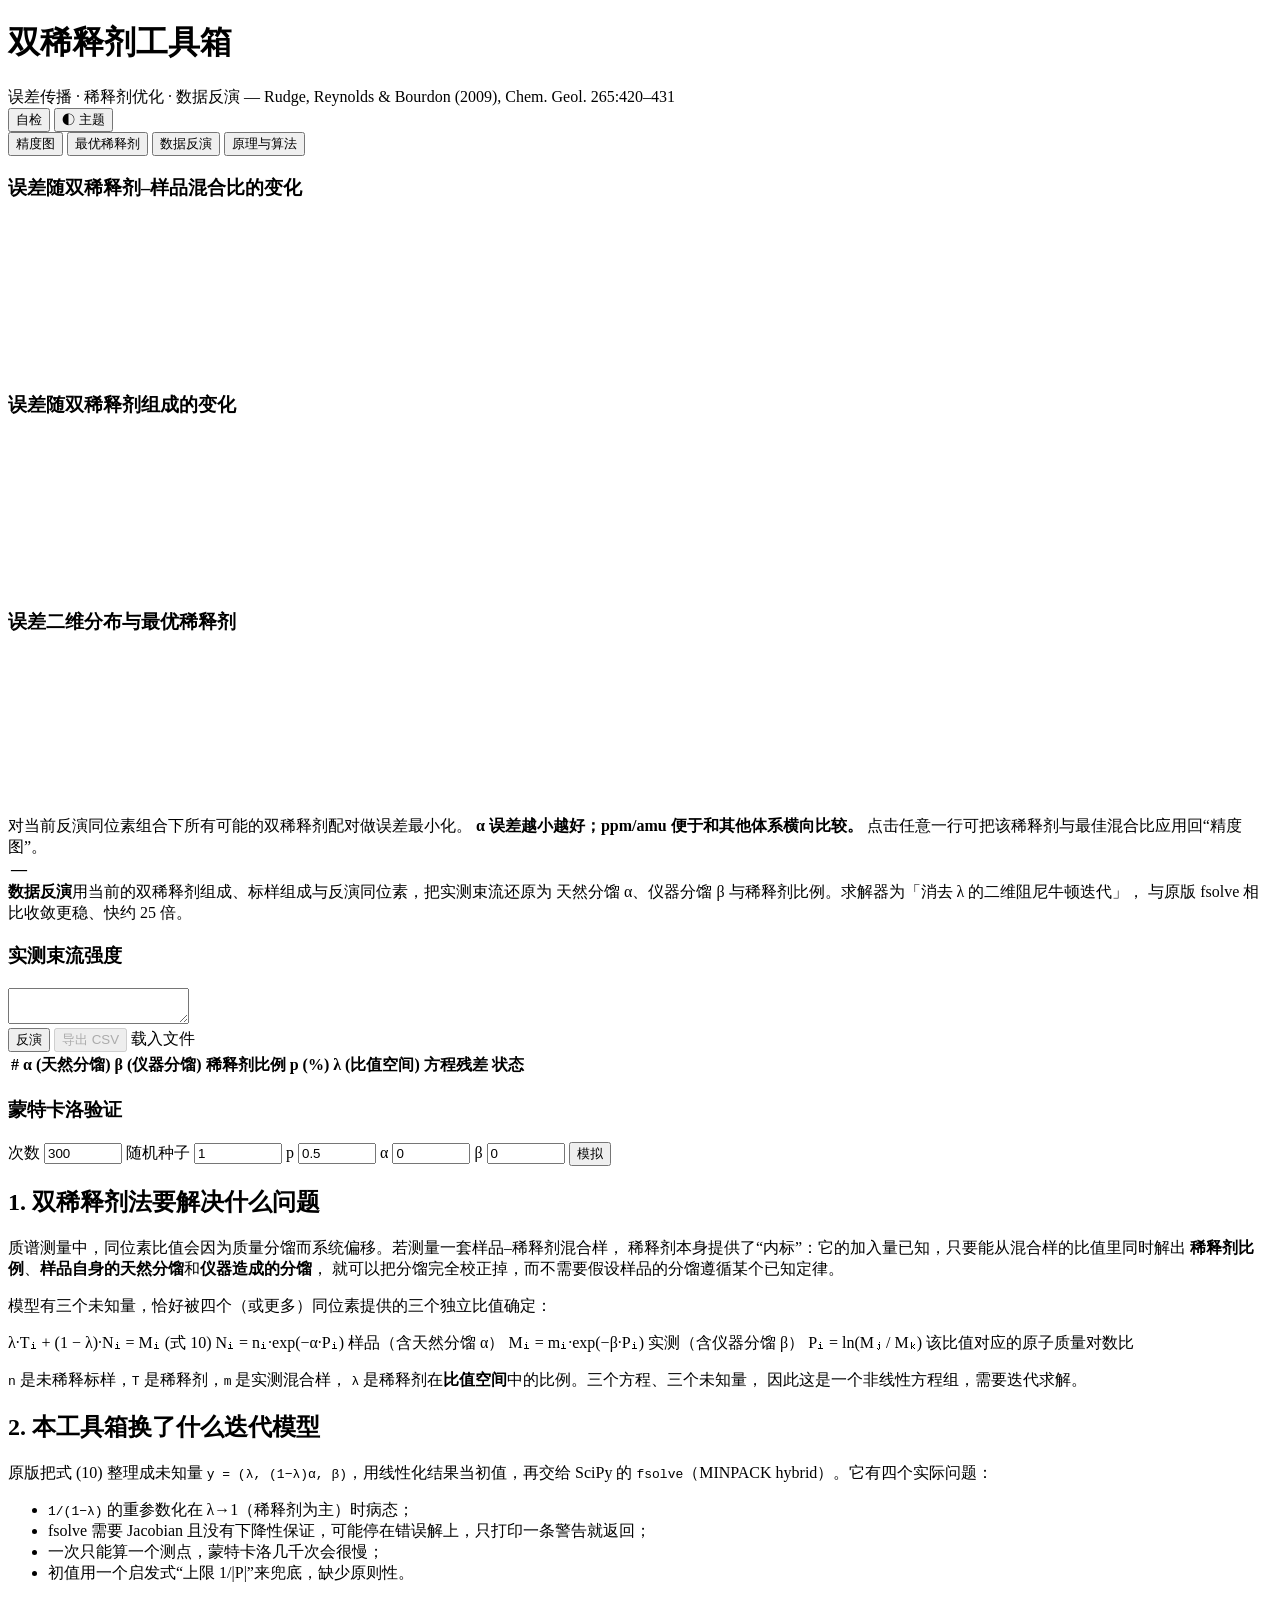
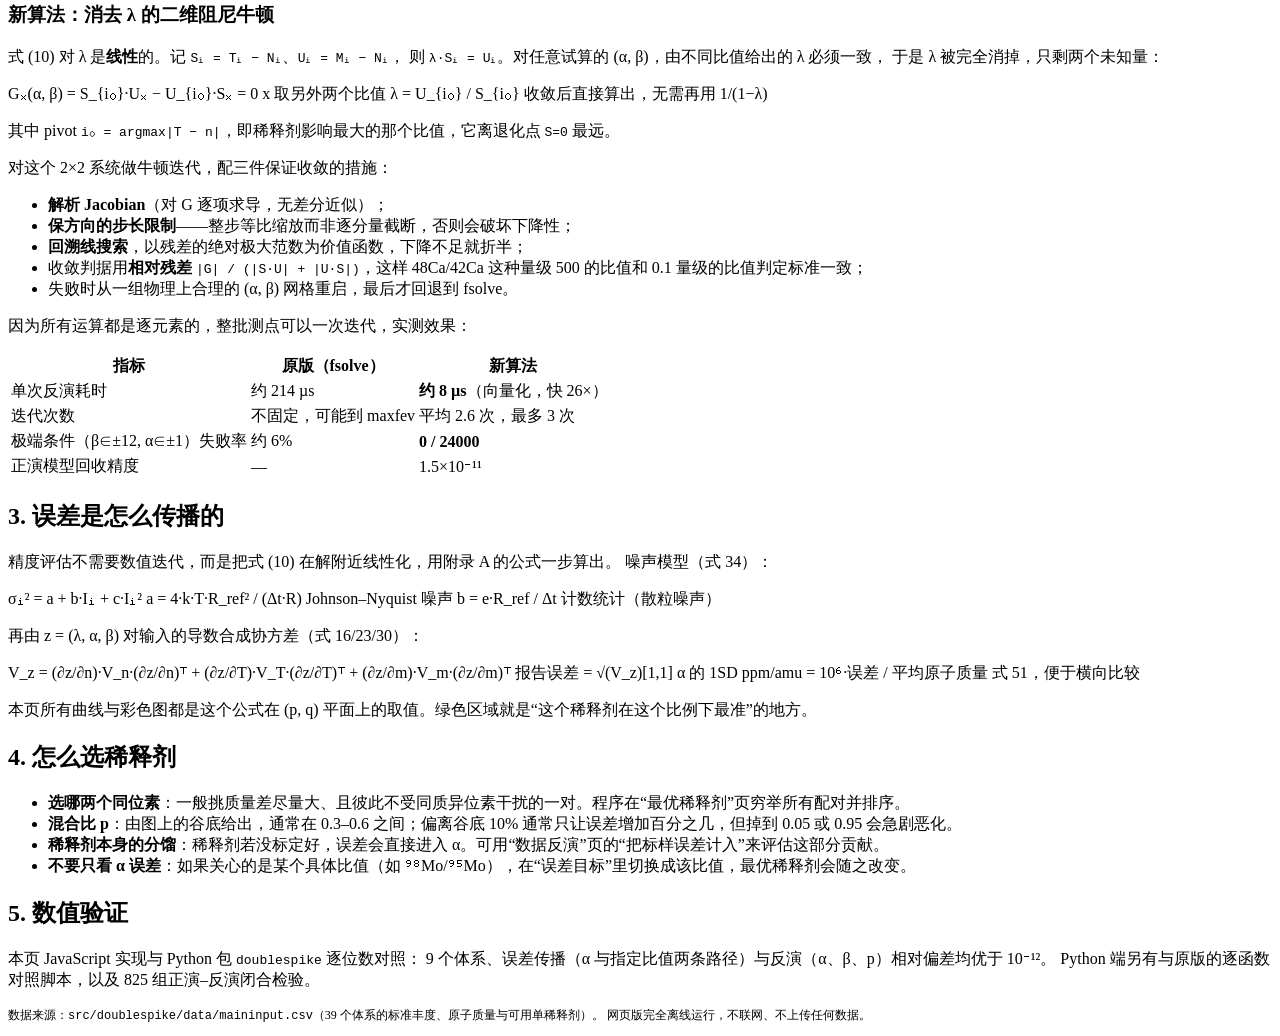
<file: webgui/template.html>
<!DOCTYPE html>
<html lang="zh-CN" data-theme="dark">
<head>
<meta charset="utf-8">
<meta name="viewport" content="width=device-width, initial-scale=1">
<title>双稀释剂工具箱 · Double Spike Toolbox</title>
<style>
/*@STYLE@*/
</style>
</head>
<body>

<header>
  <h1>双稀释剂工具箱</h1>
  <div class="sub">误差传播 · 稀释剂优化 · 数据反演 — Rudge, Reynolds &amp; Bourdon (2009), Chem. Geol. 265:420–431</div>
  <div class="spacer"></div>
  <button id="selftest" class="ghost" title="运行内置数值自检">自检</button>
  <button id="theme" class="ghost" title="切换深色/浅色">◐ 主题</button>
</header>

<div id="selftestOut" style="padding:0 20px"></div>

<div class="layout">
  <aside id="controls" class="controls"></aside>

  <main>
    <nav class="tabs">
      <button data-tab="precision" class="on">精度图</button>
      <button data-tab="optimal">最优稀释剂</button>
      <button data-tab="invert">数据反演</button>
      <button data-tab="theory">原理与算法</button>
    </nav>

    <!-- ============================ precision ============================ -->
    <section id="panel-precision" class="panel on">
      <div class="cards" id="precCards"></div>

      <div class="plot-wrap">
        <h3>误差随双稀释剂–样品混合比的变化</h3>
        <canvas id="plotP"></canvas>
      </div>

      <div class="plot-wrap">
        <h3>误差随双稀释剂组成的变化</h3>
        <canvas id="plotQ"></canvas>
      </div>

      <div class="plot-wrap">
        <h3>误差二维分布与最优稀释剂</h3>
        <canvas id="plotMap"></canvas>
        <div class="hint" id="mapNote" style="margin-top:8px"></div>
        <div class="busy" id="busy" style="display:none">计算中…</div>
      </div>
    </section>

    <!-- ============================= optimal ============================= -->
    <section id="panel-optimal" class="panel">
      <div class="banner">
        对当前反演同位素组合下所有可能的双稀释剂配对做误差最小化。
        <b>α 误差越小越好；ppm/amu 便于和其他体系横向比较。</b>
        点击任意一行可把该稀释剂与最佳混合比应用回“精度图”。
      </div>
      <div class="toolbar">
        <span class="chip" id="optCount"></span>
        <div class="spacer"></div>
      </div>
      <div class="scroll">
        <table class="data">
          <thead><tr id="optHead"><th>—</th></tr></thead>
          <tbody id="optBody"></tbody>
        </table>
      </div>
    </section>

    <!-- ============================= invert ============================== -->
    <section id="panel-invert" class="panel">
      <div class="banner">
        <b>数据反演</b>用当前的双稀释剂组成、标样组成与反演同位素，把实测束流还原为
        天然分馏 α、仪器分馏 β 与稀释剂比例。求解器为「消去 λ 的二维阻尼牛顿迭代」，
        与原版 fsolve 相比收敛更稳、快约 25 倍。
      </div>

      <div class="plot-wrap">
        <h3>实测束流强度</h3>
        <div class="hint" id="measHint" style="margin-bottom:8px"></div>
        <textarea id="measInput" class="calc" spellcheck="false"></textarea>
        <div class="toolbar">
          <button class="primary" id="invRun">反演</button>
          <button class="ghost" id="invExport" disabled>导出 CSV</button>
          <label class="chip" style="cursor:pointer">
            载入文件 <input type="file" id="invFile" accept=".csv,.txt" style="display:none">
          </label>
          <div class="spacer"></div>
        </div>
        <div id="invNote"></div>
        <div class="scroll" style="max-height:340px">
          <table class="data">
            <thead>
              <tr>
                <th>#</th><th>α (天然分馏)</th><th>β (仪器分馏)</th>
                <th>稀释剂比例 p (%)</th><th>λ (比值空间)</th><th>方程残差</th><th>状态</th>
              </tr>
            </thead>
            <tbody id="invBody"></tbody>
          </table>
        </div>
      </div>

      <div class="plot-wrap">
        <h3>蒙特卡洛验证</h3>
        <div class="toolbar">
          <label class="chip">次数 <input type="number" id="mcN" value="300" style="width:70px"></label>
          <label class="chip">随机种子 <input type="number" id="mcSeed" value="1" style="width:80px"></label>
          <label class="chip">p <input type="number" id="mcProp" value="0.5" step="0.05" style="width:70px"></label>
          <label class="chip">α <input type="number" id="mcAlpha" value="0" step="0.05" style="width:70px"></label>
          <label class="chip">β <input type="number" id="mcBeta" value="0" step="0.5" style="width:70px"></label>
          <button class="primary" id="mcRun">模拟</button>
        </div>
        <div id="mcOut"></div>
      </div>
    </section>

    <!-- ============================= theory ============================== -->
    <section id="panel-theory" class="panel">
      <div class="theory">
        <h2>1. 双稀释剂法要解决什么问题</h2>
        <p>
          质谱测量中，同位素比值会因为质量分馏而系统偏移。若测量一套样品–稀释剂混合样，
          稀释剂本身提供了“内标”：它的加入量已知，只要能从混合样的比值里同时解出
          <b>稀释剂比例</b>、<b>样品自身的天然分馏</b>和<b>仪器造成的分馏</b>，
          就可以把分馏完全校正掉，而不需要假设样品的分馏遵循某个已知定律。
        </p>
        <p>模型有三个未知量，恰好被四个（或更多）同位素提供的三个独立比值确定：</p>
        <div class="eq">λ·Tᵢ + (1 − λ)·Nᵢ = Mᵢ        <span class="cmt">(式 10)</span>
Nᵢ = nᵢ·exp(−α·Pᵢ)           <span class="cmt">样品（含天然分馏 α）</span>
Mᵢ = mᵢ·exp(−β·Pᵢ)           <span class="cmt">实测（含仪器分馏 β）</span>
Pᵢ = ln(Mⱼ / Mₖ)             <span class="cmt">该比值对应的原子质量对数比</span></div>
        <p>
          <code>n</code> 是未稀释标样，<code>T</code> 是稀释剂，<code>m</code> 是实测混合样，
          <code>λ</code> 是稀释剂在<b>比值空间</b>中的比例。三个方程、三个未知量，
          因此这是一个非线性方程组，需要迭代求解。
        </p>

        <h2>2. 本工具箱换了什么迭代模型</h2>
        <p>原版把式 (10) 整理成未知量 <code>y = (λ, (1−λ)α, β)</code>，用线性化结果当初值，再交给 SciPy 的 <code>fsolve</code>（MINPACK hybrid）。它有四个实际问题：</p>
        <ul>
          <li><code>1/(1−λ)</code> 的重参数化在 λ→1（稀释剂为主）时病态；</li>
          <li>fsolve 需要 Jacobian 且没有下降性保证，可能停在错误解上，只打印一条警告就返回；</li>
          <li>一次只能算一个测点，蒙特卡洛几千次会很慢；</li>
          <li>初值用一个启发式“上限 1/|P|”来兜底，缺少原则性。</li>
        </ul>
        <h3>新算法：消去 λ 的二维阻尼牛顿</h3>
        <p>
          式 (10) 对 λ 是<b>线性</b>的。记 <code>Sᵢ = Tᵢ − Nᵢ</code>、<code>Uᵢ = Mᵢ − Nᵢ</code>，
          则 <code>λ·Sᵢ = Uᵢ</code>。对任意试算的 (α, β)，由不同比值给出的 λ 必须一致，
          于是 λ 被完全消掉，只剩两个未知量：
        </p>
        <div class="eq">Gₓ(α, β) = S_{i₀}·Uₓ − U_{i₀}·Sₓ = 0    <span class="cmt">x 取另外两个比值</span>
λ = U_{i₀} / S_{i₀}                        <span class="cmt">收敛后直接算出，无需再用 1/(1−λ)</span></div>
        <p>其中 pivot <code>i₀ = argmax|T − n|</code>，即稀释剂影响最大的那个比值，它离退化点 <code>S=0</code> 最远。</p>
        <p>对这个 2×2 系统做牛顿迭代，配三件保证收敛的措施：</p>
        <ul>
          <li><b>解析 Jacobian</b>（对 G 逐项求导，无差分近似）；</li>
          <li><b>保方向的步长限制</b>——整步等比缩放而非逐分量截断，否则会破坏下降性；</li>
          <li><b>回溯线搜索</b>，以残差的绝对极大范数为价值函数，下降不足就折半；</li>
          <li>收敛判据用<b>相对残差</b> <code>|G| / (|S·U| + |U·S|)</code>，这样 48Ca/42Ca 这种量级 500 的比值和 0.1 量级的比值判定标准一致；</li>
          <li>失败时从一组物理上合理的 (α, β) 网格重启，最后才回退到 fsolve。</li>
        </ul>
        <p>因为所有运算都是逐元素的，整批测点可以一次迭代，实测效果：</p>
        <table>
          <tr><th>指标</th><th>原版（fsolve）</th><th>新算法</th></tr>
          <tr><td>单次反演耗时</td><td>约 214 µs</td><td><b>约 8 µs</b>（向量化，快 26×）</td></tr>
          <tr><td>迭代次数</td><td>不固定，可能到 maxfev</td><td>平均 2.6 次，最多 3 次</td></tr>
          <tr><td>极端条件（β∈±12, α∈±1）失败率</td><td>约 6%</td><td><b>0 / 24000</b></td></tr>
          <tr><td>正演模型回收精度</td><td>—</td><td>1.5×10⁻¹¹</td></tr>
        </table>

        <h2>3. 误差是怎么传播的</h2>
        <p>
          精度评估不需要数值迭代，而是把式 (10) 在解附近线性化，用附录 A 的公式一步算出。
          噪声模型（式 34）：
        </p>
        <div class="eq">σᵢ² = a + b·Iᵢ + c·Iᵢ²
a = 4·k·T·R_ref² / (Δt·R)     <span class="cmt">Johnson–Nyquist 噪声</span>
b = e·R_ref / Δt              <span class="cmt">计数统计（散粒噪声）</span></div>
        <p>再由 z = (λ, α, β) 对输入的导数合成协方差（式 16/23/30）：</p>
        <div class="eq">V_z = (∂z/∂n)·V_n·(∂z/∂n)ᵀ + (∂z/∂T)·V_T·(∂z/∂T)ᵀ + (∂z/∂m)·V_m·(∂z/∂m)ᵀ
报告误差 = √(V_z)[1,1]                    <span class="cmt">α 的 1SD</span>
ppm/amu = 10⁶·误差 / 平均原子质量          <span class="cmt">式 51，便于横向比较</span></div>
        <p>
          本页所有曲线与彩色图都是这个公式在 (p, q) 平面上的取值。绿色区域就是“这个稀释剂在这个比例下最准”的地方。
        </p>

        <h2>4. 怎么选稀释剂</h2>
        <ul>
          <li><b>选哪两个同位素</b>：一般挑质量差尽量大、且彼此不受同质异位素干扰的一对。程序在“最优稀释剂”页穷举所有配对并排序。</li>
          <li><b>混合比 p</b>：由图上的谷底给出，通常在 0.3–0.6 之间；偏离谷底 10% 通常只让误差增加百分之几，但掉到 0.05 或 0.95 会急剧恶化。</li>
          <li><b>稀释剂本身的分馏</b>：稀释剂若没标定好，误差会直接进入 α。可用“数据反演”页的“把标样误差计入”来评估这部分贡献。</li>
          <li><b>不要只看 α 误差</b>：如果关心的是某个具体比值（如 ⁹⁸Mo/⁹⁵Mo），在“误差目标”里切换成该比值，最优稀释剂会随之改变。</li>
        </ul>

        <h2>5. 数值验证</h2>
        <p>
          本页 JavaScript 实现与 Python 包 <code>doublespike</code> 逐位数对照：
          9 个体系、误差传播（α 与指定比值两条路径）与反演（α、β、p）相对偏差均优于 10⁻¹²。
          Python 端另有与原版的逐函数对照脚本，以及 825 组正演–反演闭合检验。
        </p>
        <p style="color:var(--text-faint);font-size:12px">
          数据来源：<code>src/doublespike/data/maininput.csv</code>（39 个体系的标准丰度、原子质量与可用单稀释剂）。
          网页版完全离线运行，不联网、不上传任何数据。
        </p>
      </div>
    </section>
  </main>
</div>

<script>
/*@DATA@*/
</script>
<script>
/*@MATH@*/
</script>
<script>
/*@APP@*/
</script>
</body>
</html>
</file>
